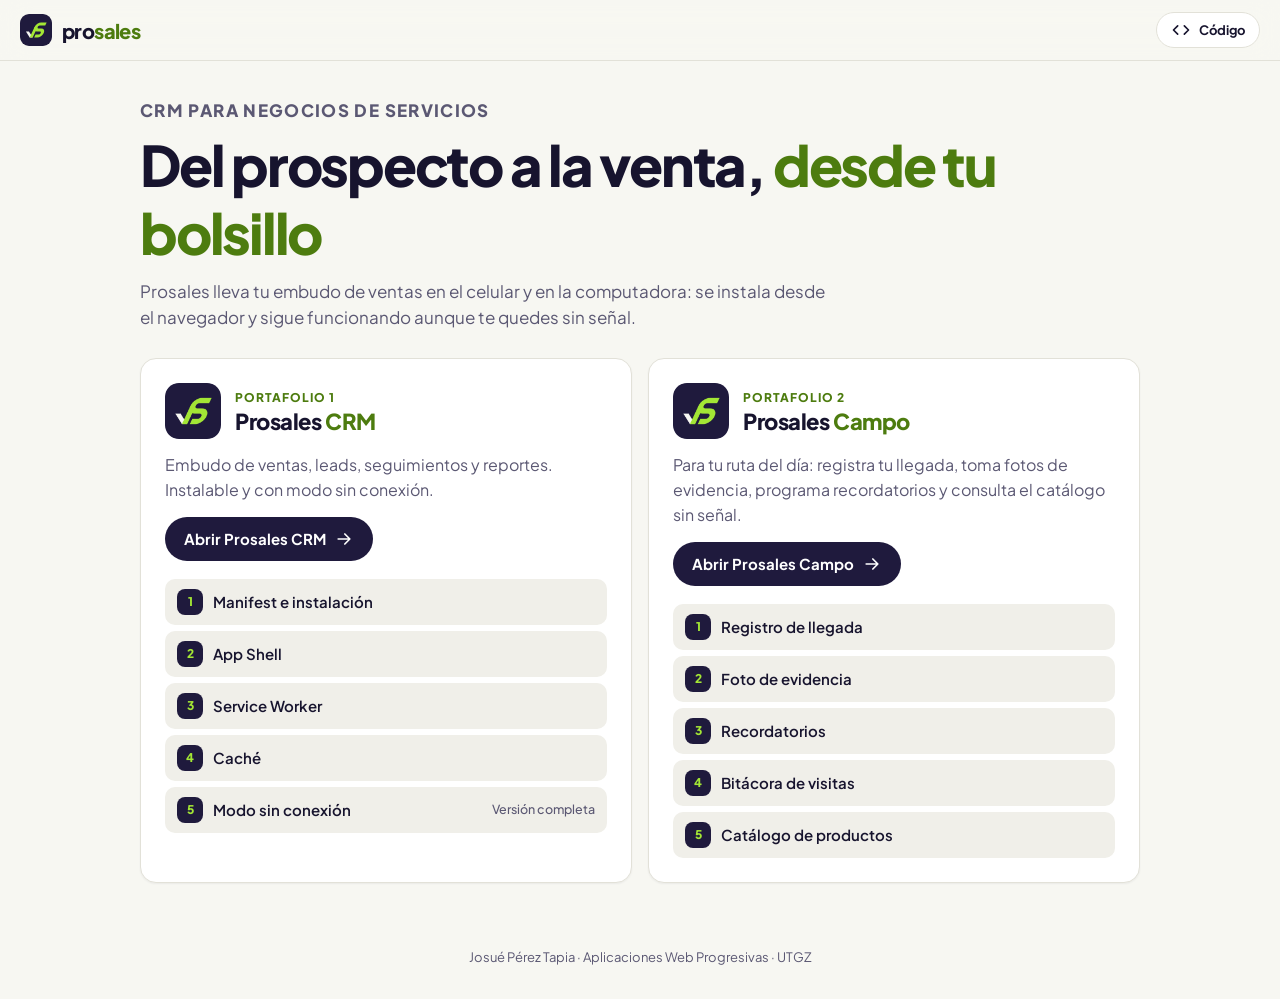
<file: index.html>
<!DOCTYPE html>
<html lang="es-MX">
<head>
  <meta charset="UTF-8">
  <meta name="viewport" content="width=device-width, initial-scale=1.0, viewport-fit=cover">
  <title>Prosales</title>
  <meta name="description" content="Prosales: CRM de ventas instalable que funciona sin conexión, y Prosales Campo para visitas a clientes.">
  <meta name="theme-color" content="#1F1A3D">
  <link rel="icon" href="Portafolio_2/comun/icons/favicon.svg" type="image/svg+xml">
  <link rel="apple-touch-icon" href="Portafolio_2/comun/icons/apple-touch-icon.png">
  <link rel="preconnect" href="https://fonts.googleapis.com">
  <link rel="preconnect" href="https://fonts.gstatic.com" crossorigin>
  <link rel="stylesheet" href="https://fonts.googleapis.com/css2?family=Plus+Jakarta+Sans:wght@400;500;600;700;800&display=swap">
  <link rel="stylesheet" href="Portafolio_2/comun/styles.css">
  <style>
    .hero { padding: 8px 0 28px; }
    .hero h1 { font-size: clamp(2.25rem, 7vw, 3.5rem); font-weight: 800; letter-spacing: -.04em; margin: 8px 0 12px; }
    .hero h1 span { color: var(--accent-text); }
    .hero p { color: var(--muted); font-size: 1.0625rem; max-width: 58ch; }

    .apps { display: grid; gap: 16px; grid-template-columns: repeat(auto-fit, minmax(min(100%, 380px), 1fr)); }
    .app-card {
      display: flex; flex-direction: column; gap: 14px;
      padding: 24px; border-radius: var(--radius);
      background: var(--surface); border: 1px solid var(--border); box-shadow: var(--shadow-sm);
    }
    .app-card header { display: flex; align-items: center; gap: 14px; }
    .app-card header img { border-radius: 14px; }
    .app-card h2 { font-size: 1.375rem; font-weight: 800; }
    .app-card h2 span { color: var(--accent-text); }
    .app-card > p { color: var(--muted); }
    .app-card .btn { align-self: flex-start; }

    .partes { list-style: none; display: grid; gap: 6px; margin-top: 4px; }
    .partes a {
      display: flex; align-items: center; gap: 10px;
      padding: 10px 12px; border-radius: var(--radius-sm);
      color: var(--text); text-decoration: none; font-weight: 600; font-size: .9375rem;
      background: var(--surface-2);
    }
    .partes a:hover { background: var(--surface-3); }
    .partes .n {
      width: 26px; height: 26px; border-radius: 8px; flex-shrink: 0;
      display: grid; place-items: center; font-size: .75rem; font-weight: 800;
      background: var(--tinta); color: var(--lima);
    }
    .partes small { margin-left: auto; color: var(--muted); font-weight: 500; }
    @media (max-width: 520px) { .partes small { display: none; } .app-card .btn { align-self: stretch; } }
  </style>
</head>
<body>
  <svg class="sprite" aria-hidden="true">
    <symbol id="i-arrow" viewBox="0 0 24 24"><path d="M5 12h14M13 6l6 6-6 6"/></symbol>
    <symbol id="i-code" viewBox="0 0 24 24"><path d="m8 7-5 5 5 5M16 7l5 5-5 5"/></symbol>
  </svg>

  <header class="topbar">
    <a class="brand" href="./" aria-label="Prosales, inicio">
      <img src="Portafolio_2/comun/icons/favicon.svg" alt="" width="32" height="32">
      <span class="brand-name">pro<span>sales</span></span>
    </a>
    <a class="btn btn-ghost btn-sm" href="https://github.com/josuetapia-dev/PROSALES" target="_blank" rel="noopener">
      <svg class="ico" aria-hidden="true"><use href="#i-code"/></svg>Código
    </a>
  </header>

  <main class="page">
    <section class="hero">
      <p class="eyebrow">CRM para negocios de servicios</p>
      <h1>Del prospecto a la venta, <span>desde tu bolsillo</span></h1>
      <p>Prosales lleva tu embudo de ventas en el celular y en la computadora: se instala desde el navegador
        y sigue funcionando aunque te quedes sin señal.</p>
    </section>

    <div class="apps">
      <!-- Portafolio 1 -->
      <section class="app-card" aria-labelledby="t-crm">
        <header>
          <img src="Portafolio_2/comun/icons/icon-192.png" alt="" width="56" height="56">
          <div>
            <p class="eyebrow">Portafolio 1</p>
            <h2 id="t-crm">Prosales <span>CRM</span></h2>
          </div>
        </header>
        <p>Embudo de ventas, leads, seguimientos y reportes. Instalable y con modo sin conexión.</p>
        <a class="btn btn-primary" href="ejercicio-5-offline/">
          Abrir Prosales CRM<svg class="ico" aria-hidden="true"><use href="#i-arrow"/></svg>
        </a>
        <ul class="partes">
          <li><a href="ejercicio-1-manifest/"><span class="n">1</span>Manifest e instalación</a></li>
          <li><a href="ejercicio-2-app-shell/"><span class="n">2</span>App Shell</a></li>
          <li><a href="ejercicio-3-service-worker/"><span class="n">3</span>Service Worker</a></li>
          <li><a href="ejercicio-4-cache-first/"><span class="n">4</span>Caché</a></li>
          <li><a href="ejercicio-5-offline/"><span class="n">5</span>Modo sin conexión<small>Versión completa</small></a></li>
        </ul>
      </section>

      <!-- Portafolio 2 -->
      <section class="app-card" aria-labelledby="t-campo">
        <header>
          <img src="Portafolio_2/comun/icons/icon-192.png" alt="" width="56" height="56">
          <div>
            <p class="eyebrow">Portafolio 2</p>
            <h2 id="t-campo">Prosales <span>Campo</span></h2>
          </div>
        </header>
        <p>Para tu ruta del día: registra tu llegada, toma fotos de evidencia, programa recordatorios y consulta el catálogo sin señal.</p>
        <a class="btn btn-primary" href="Portafolio_2/">
          Abrir Prosales Campo<svg class="ico" aria-hidden="true"><use href="#i-arrow"/></svg>
        </a>
        <ul class="partes">
          <li><a href="Portafolio_2/ejercicio-1-geolocalizacion/"><span class="n">1</span>Registro de llegada</a></li>
          <li><a href="Portafolio_2/ejercicio-2-camara/"><span class="n">2</span>Foto de evidencia</a></li>
          <li><a href="Portafolio_2/ejercicio-3-notificaciones/"><span class="n">3</span>Recordatorios</a></li>
          <li><a href="Portafolio_2/ejercicio-4-indexeddb/"><span class="n">4</span>Bitácora de visitas</a></li>
          <li><a href="Portafolio_2/ejercicio-5-network-first/"><span class="n">5</span>Catálogo de productos</a></li>
        </ul>
      </section>
    </div>
  </main>

  <footer class="footer">Josué Pérez Tapia · Aplicaciones Web Progresivas · UTGZ</footer>
</body>
</html>
</file>
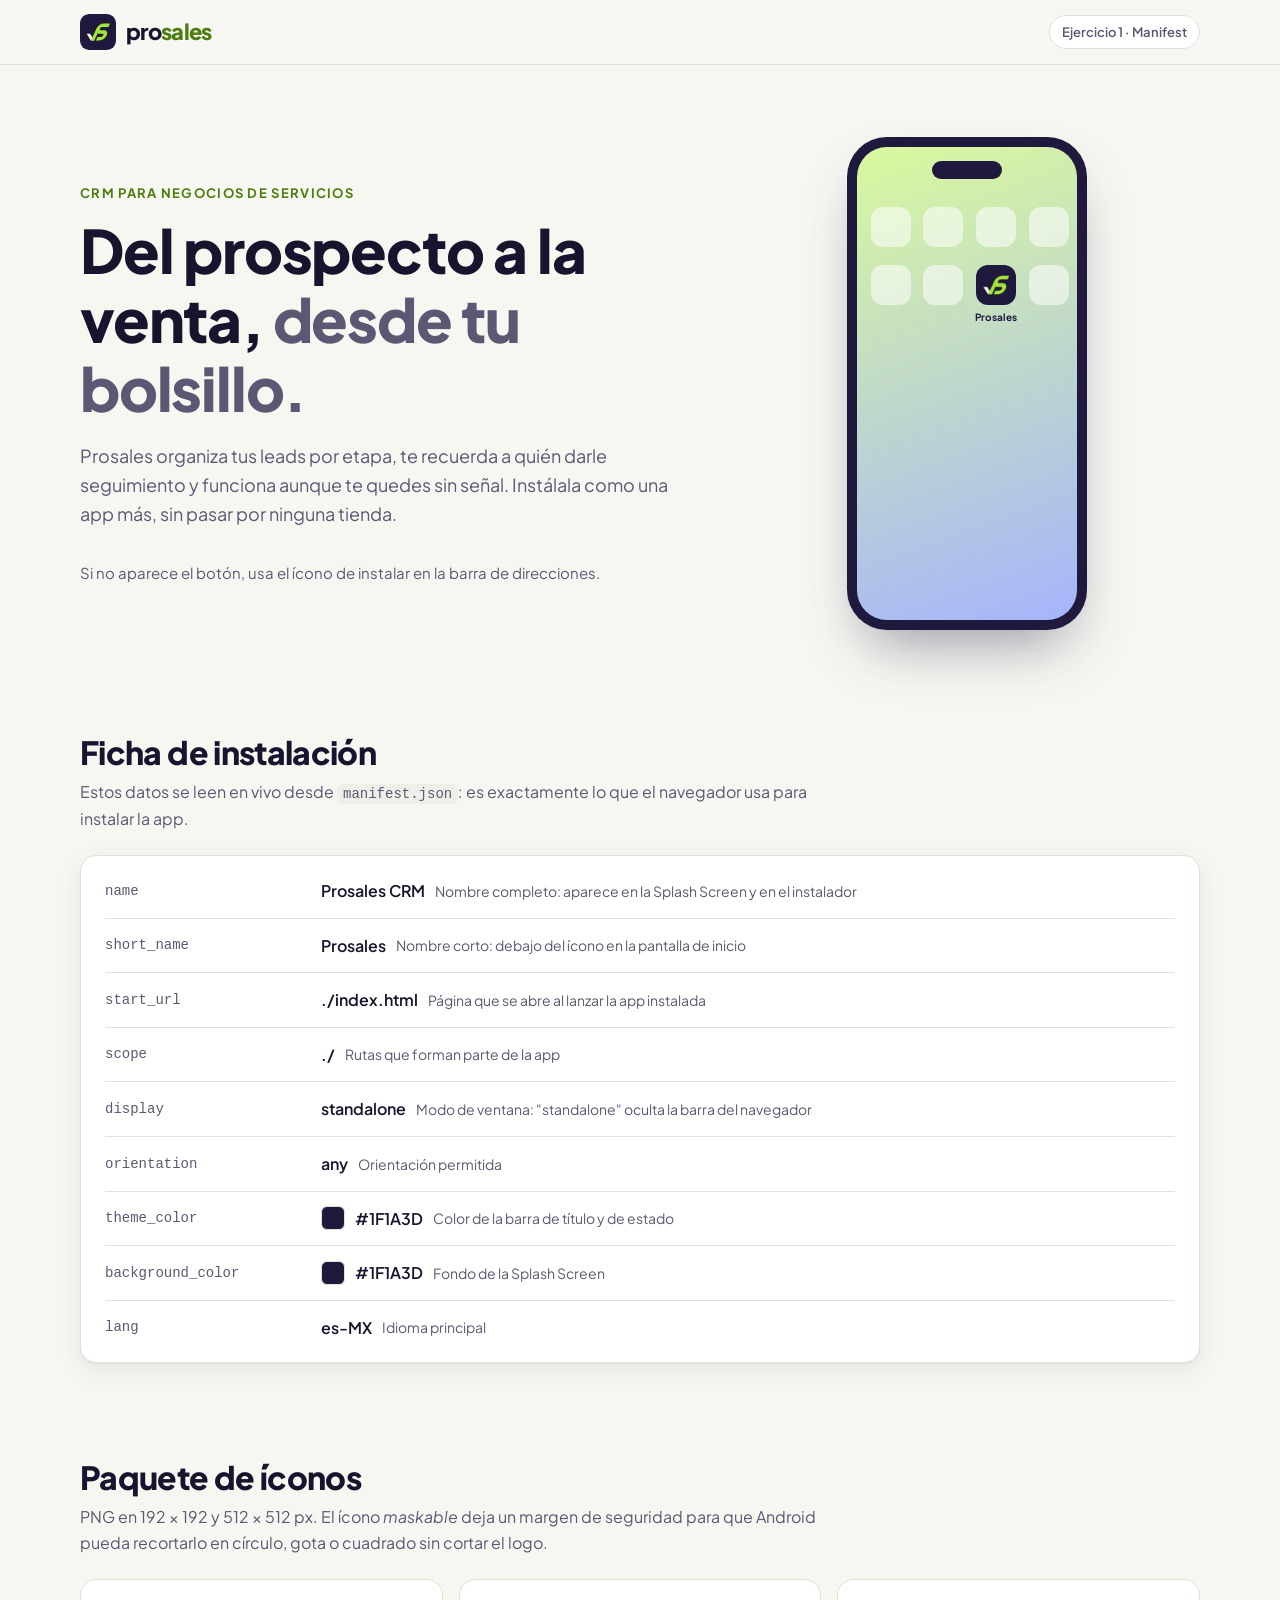
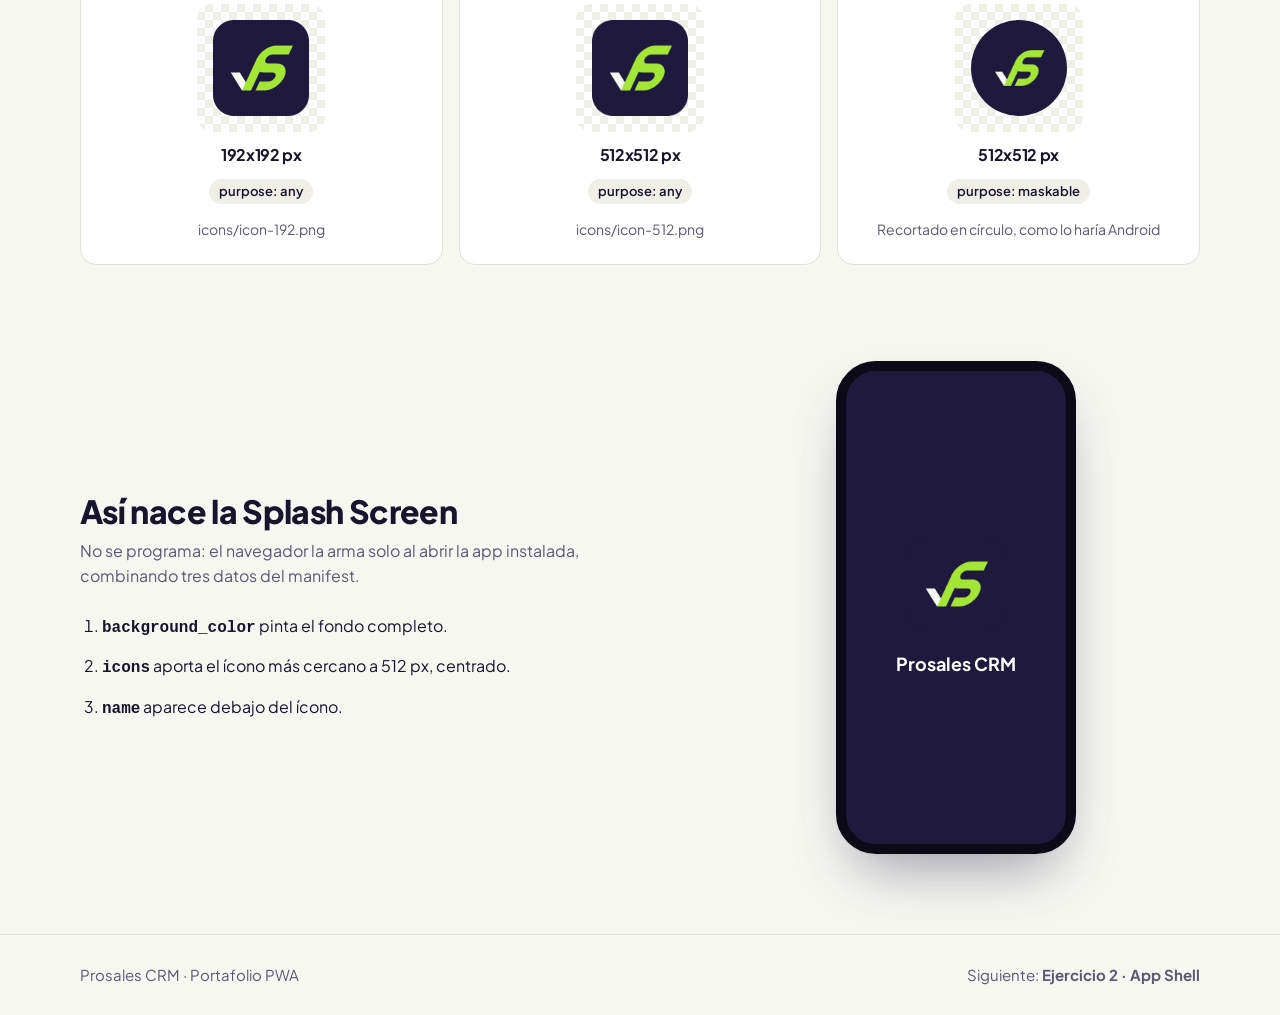
<file: ejercicio-1-manifest/index.html>
<!DOCTYPE html>
<html lang="es-MX">
<head>
  <meta charset="UTF-8">
  <meta name="viewport" content="width=device-width, initial-scale=1.0, viewport-fit=cover">
  <title>Prosales CRM · Ejercicio 1: Web App Manifest</title>
  <meta name="description" content="Gestiona tu embudo de ventas: leads, etapas y seguimientos, incluso sin conexión.">

  <!-- ==================================================================
       EJERCICIO 1 · WEB APP MANIFEST Y METADATOS DE INSTALACIÓN
       ================================================================== -->

  <!-- Enlace al manifiesto: le dice al navegador que este sitio es una
       aplicación instalable y dónde leer su configuración. -->
  <link rel="manifest" href="manifest.json">

  <!-- Color de la barra del navegador / barra de estado en móviles.
       Debe coincidir con "theme_color" del manifest. -->
  <meta name="theme-color" content="#1F1A3D">

  <!-- Favicon vectorial (pestaña del navegador) con respaldo PNG -->
  <link rel="icon" href="icons/favicon.svg" type="image/svg+xml">
  <link rel="icon" href="icons/icon-192.png" type="image/png" sizes="192x192">

  <!-- iOS/Safari no lee los íconos del manifest: se declaran aparte -->
  <link rel="apple-touch-icon" href="icons/apple-touch-icon.png">
  <meta name="apple-mobile-web-app-capable" content="yes">
  <meta name="apple-mobile-web-app-status-bar-style" content="black-translucent">
  <meta name="apple-mobile-web-app-title" content="Prosales">

  <!-- Tipografía de la marca -->
  <link rel="preconnect" href="https://fonts.googleapis.com">
  <link rel="preconnect" href="https://fonts.gstatic.com" crossorigin>
  <link rel="stylesheet" href="https://fonts.googleapis.com/css2?family=Plus+Jakarta+Sans:wght@400;500;600;700;800&display=swap">

  <link rel="stylesheet" href="css/styles.css">
</head>
<body>
  <a class="skip-link" href="#contenido">Saltar al contenido</a>

  <header class="topbar">
    <div class="container topbar-inner">
      <a class="brand" href="./" aria-label="Prosales, inicio">
        <img src="icons/favicon.svg" alt="" width="36" height="36">
        <span class="brand-name">pro<span>sales</span></span>
      </a>
      <span class="pill">Ejercicio 1 · Manifest</span>
    </div>
  </header>

  <main id="contenido">
    <!-- ===== Hero ===== -->
    <section class="hero">
      <div class="container hero-grid">
        <div>
          <p class="eyebrow">CRM para negocios de servicios</p>
          <h1>Del prospecto a la venta, <em>desde tu bolsillo.</em></h1>
          <p class="lead">Prosales organiza tus leads por etapa, te recuerda a quién darle seguimiento y funciona aunque te quedes sin señal. Instálala como una app más, sin pasar por ninguna tienda.</p>

          <div class="install">
            <button class="btn btn-primary" id="installBtn" type="button" hidden>
              <svg class="ico" aria-hidden="true" viewBox="0 0 24 24"><path d="M12 4v11m0 0-4-4m4 4 4-4M5 20h14"/></svg>
              Instalar Prosales
            </button>
            <p class="install-msg" id="installMsg" role="status">Comprobando si se puede instalar…</p>
          </div>
        </div>

        <!-- Vista previa de cómo se ve la app en el celular -->
        <div class="phone" aria-hidden="true">
          <div class="phone-screen">
            <div class="phone-status"></div>
            <div class="home-grid">
              <span class="app-dot"></span><span class="app-dot"></span><span class="app-dot"></span><span class="app-dot"></span>
              <span class="app-dot"></span><span class="app-dot"></span>
              <span class="app-icon"><img src="icons/icon-192.png" alt=""><small>Prosales</small></span>
              <span class="app-dot"></span>
            </div>
          </div>
        </div>
      </div>
    </section>

    <!-- ===== Ficha de instalación (se llena leyendo manifest.json) ===== -->
    <section class="section" aria-labelledby="h-ficha">
      <div class="container">
        <header class="section-head">
          <h2 id="h-ficha">Ficha de instalación</h2>
          <p>Estos datos se leen en vivo desde <code>manifest.json</code>: es exactamente lo que el navegador usa para instalar la app.</p>
        </header>

        <div class="card">
          <dl class="props" id="props">
            <div class="skeleton"></div><div class="skeleton"></div><div class="skeleton"></div>
          </dl>
        </div>
      </div>
    </section>

    <!-- ===== Íconos ===== -->
    <section class="section" aria-labelledby="h-iconos">
      <div class="container">
        <header class="section-head">
          <h2 id="h-iconos">Paquete de íconos</h2>
          <p>PNG en 192 × 192 y 512 × 512 px. El ícono <em>maskable</em> deja un margen de seguridad para que Android pueda recortarlo en círculo, gota o cuadrado sin cortar el logo.</p>
        </header>
        <div class="icons" id="icons"></div>
      </div>
    </section>

    <!-- ===== Splash Screen ===== -->
    <section class="section" aria-labelledby="h-splash">
      <div class="container splash-grid">
        <div>
          <header class="section-head">
            <h2 id="h-splash">Así nace la Splash Screen</h2>
            <p>No se programa: el navegador la arma solo al abrir la app instalada, combinando tres datos del manifest.</p>
          </header>
          <ol class="steps">
            <li><strong>background_color</strong> pinta el fondo completo.</li>
            <li><strong>icons</strong> aporta el ícono más cercano a 512 px, centrado.</li>
            <li><strong>name</strong> aparece debajo del ícono.</li>
          </ol>
        </div>
        <div class="splash-preview" id="splashPreview" aria-label="Vista previa de la Splash Screen">
          <img id="splashIcon" src="icons/icon-512.png" alt="" width="96" height="96">
          <span id="splashName">Prosales CRM</span>
        </div>
      </div>
    </section>
  </main>

  <footer class="footer">
    <div class="container">
      <span>Prosales CRM · Portafolio PWA</span>
      <span>Siguiente: <strong>Ejercicio 2 · App Shell</strong></span>
    </div>
  </footer>

  <script src="js/app.js"></script>
</body>
</html>
</file>
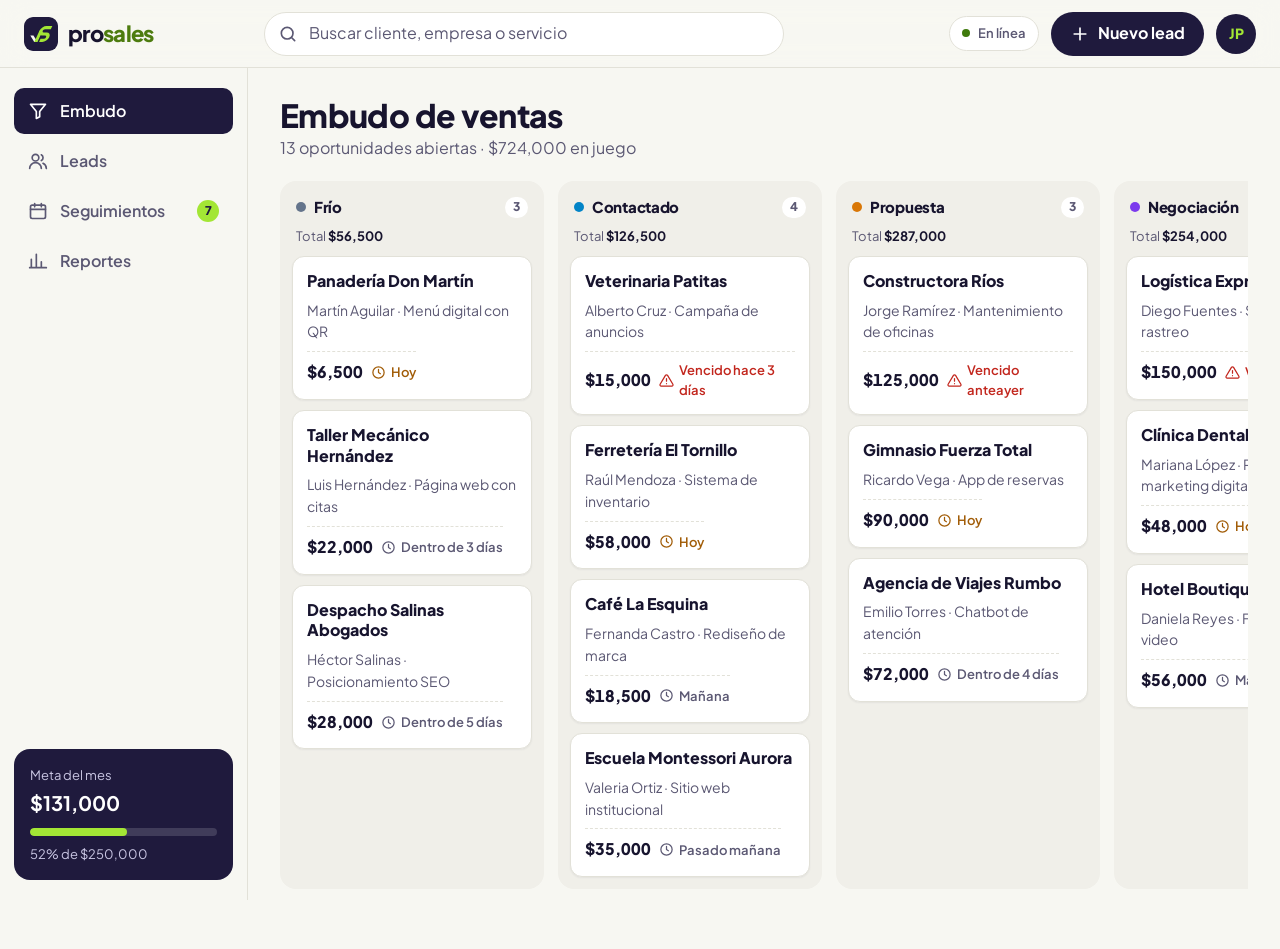
<file: ejercicio-2-app-shell/index.html>
<!DOCTYPE html>
<html lang="es-MX">
<head>
  <meta charset="UTF-8">
  <meta name="viewport" content="width=device-width, initial-scale=1.0, viewport-fit=cover">
  <title>Prosales CRM</title>
  <meta name="description" content="Gestiona tu embudo de ventas: leads, etapas y seguimientos, incluso sin conexión.">

  <!-- Ejercicio 1 · Manifest y metadatos de instalación -->
  <link rel="manifest" href="manifest.json">
  <meta name="theme-color" content="#1F1A3D">
  <link rel="icon" href="icons/favicon.svg" type="image/svg+xml">
  <link rel="icon" href="icons/icon-192.png" type="image/png" sizes="192x192">
  <link rel="apple-touch-icon" href="icons/apple-touch-icon.png">
  <meta name="apple-mobile-web-app-capable" content="yes">
  <meta name="apple-mobile-web-app-status-bar-style" content="black-translucent">
  <meta name="apple-mobile-web-app-title" content="Prosales">

  <link rel="preconnect" href="https://fonts.googleapis.com">
  <link rel="preconnect" href="https://fonts.gstatic.com" crossorigin>
  <link rel="stylesheet" href="https://fonts.googleapis.com/css2?family=Plus+Jakarta+Sans:wght@400;500;600;700;800&display=swap">
  <link rel="stylesheet" href="css/styles.css">
</head>
<body>
  <!-- Sprite de íconos SVG: se definen una vez y se reutilizan con <use href="#i-..."> -->
  <svg class="sprite" aria-hidden="true">
    <symbol id="i-funnel" viewBox="0 0 24 24"><path d="M3 4h18l-7 8.5V19l-4 2v-8.5z"/></symbol>
    <symbol id="i-users" viewBox="0 0 24 24"><circle cx="9" cy="8" r="4"/><path d="M2 21a7 7 0 0 1 14 0M16 4.5a4 4 0 0 1 0 7M22 21a7 7 0 0 0-4-6.3"/></symbol>
    <symbol id="i-calendar" viewBox="0 0 24 24"><rect x="3" y="5" width="18" height="16" rx="2"/><path d="M16 3v4M8 3v4M3 10h18"/></symbol>
    <symbol id="i-chart" viewBox="0 0 24 24"><path d="M4 20V10M10 20V4M16 20v-7M22 20H2"/></symbol>
    <symbol id="i-search" viewBox="0 0 24 24"><circle cx="11" cy="11" r="7"/><path d="m20 20-3.5-3.5"/></symbol>
    <symbol id="i-plus" viewBox="0 0 24 24"><path d="M12 5v14M5 12h14"/></symbol>
    <symbol id="i-phone" viewBox="0 0 24 24"><path d="M22 16.9v3a2 2 0 0 1-2.2 2 19.8 19.8 0 0 1-8.6-3.1 19.5 19.5 0 0 1-6-6A19.8 19.8 0 0 1 2.1 4.2 2 2 0 0 1 4.1 2h3a2 2 0 0 1 2 1.7c.1.9.4 1.8.7 2.7a2 2 0 0 1-.5 2.1L8 9.8a16 16 0 0 0 6 6l1.3-1.3a2 2 0 0 1 2.1-.4c.9.3 1.8.6 2.7.7a2 2 0 0 1 1.7 2z"/></symbol>
    <symbol id="i-chat" viewBox="0 0 24 24"><path d="M21 11.5a8.4 8.4 0 0 1-12.4 7.4L3 21l2.1-5.5A8.4 8.4 0 1 1 21 11.5z"/></symbol>
    <symbol id="i-mail" viewBox="0 0 24 24"><rect x="3" y="5" width="18" height="14" rx="2"/><path d="m3 7 9 6 9-6"/></symbol>
    <symbol id="i-x" viewBox="0 0 24 24"><path d="M18 6 6 18M6 6l12 12"/></symbol>
    <symbol id="i-check" viewBox="0 0 24 24"><path d="M20 6 9 17l-5-5"/></symbol>
    <symbol id="i-clock" viewBox="0 0 24 24"><circle cx="12" cy="12" r="9"/><path d="M12 7v5l3 2"/></symbol>
    <symbol id="i-alert" viewBox="0 0 24 24"><path d="M10.3 3.9 1.8 18a2 2 0 0 0 1.7 3h17a2 2 0 0 0 1.7-3L13.7 3.9a2 2 0 0 0-3.4 0zM12 9v4M12 17h.01"/></symbol>
    <symbol id="i-trend" viewBox="0 0 24 24"><path d="m22 7-8.5 8.5-5-5L2 17M16 7h6v6"/></symbol>
    <symbol id="i-money" viewBox="0 0 24 24"><path d="M12 2v20M17 5H9.5a3.5 3.5 0 0 0 0 7h5a3.5 3.5 0 0 1 0 7H6"/></symbol>
    <symbol id="i-target" viewBox="0 0 24 24"><circle cx="12" cy="12" r="9"/><circle cx="12" cy="12" r="5"/><circle cx="12" cy="12" r="1"/></symbol>
    <symbol id="i-building" viewBox="0 0 24 24"><rect x="4" y="2" width="16" height="20" rx="2"/><path d="M9 22v-4h6v4M8 6h.01M12 6h.01M16 6h.01M8 10h.01M12 10h.01M16 10h.01M8 14h.01M12 14h.01M16 14h.01"/></symbol>
    <symbol id="i-wifi" viewBox="0 0 24 24"><path d="M5 12.5a10 10 0 0 1 14 0M8.5 16a5 5 0 0 1 7 0M2 9a15 15 0 0 1 20 0M12 20h.01"/></symbol>
  </svg>

  <a class="skip-link" href="#main">Saltar al contenido</a>

  <!-- ======================================================================
       EJERCICIO 2 · APP SHELL
       Todo lo que está dentro de .app es el "cascarón": la estructura fija
       que se pinta al instante (header, menú y contenedor). El CONTENIDO
       dinámico (los leads) llega después desde data/leads.json y app.js lo
       inyecta dentro de <main>. Así el shell se puede guardar en caché
       (Ejercicio 4) y mostrarse aunque no haya red.
       ====================================================================== -->
  <div class="app">

    <!-- ===== SHELL · 1) HEADER ===== -->
    <header class="app-header">
      <a class="brand" href="#embudo" aria-label="Prosales, ir al embudo">
        <img src="icons/favicon.svg" alt="" width="34" height="34">
        <span class="brand-name">pro<span>sales</span></span>
      </a>

      <form class="search" id="searchForm" role="search">
        <label for="searchInput" class="sr-only">Buscar leads</label>
        <svg class="ico" aria-hidden="true"><use href="#i-search"/></svg>
        <input id="searchInput" type="search" placeholder="Buscar cliente, empresa o servicio" autocomplete="off">
      </form>

      <div class="header-actions">
        <span class="net" id="netStatus" role="status">
          <span class="net-dot" aria-hidden="true"></span><span class="net-text">En línea</span>
        </span>
        <button class="btn btn-primary btn-new" type="button" data-action="nuevo">
          <svg class="ico" aria-hidden="true"><use href="#i-plus"/></svg><span>Nuevo lead</span>
        </button>
        <span class="avatar" id="avatar" title="Tu perfil" aria-label="Tu perfil">JP</span>
      </div>
    </header>

    <!-- ===== SHELL · 2) MENÚ DE NAVEGACIÓN =====
         Escritorio: barra lateral. Móvil: barra inferior al alcance del pulgar. -->
    <nav class="app-nav" aria-label="Navegación principal">
      <a class="nav-link" href="#embudo" data-view="embudo">
        <svg class="ico" aria-hidden="true"><use href="#i-funnel"/></svg><span>Embudo</span>
      </a>
      <a class="nav-link" href="#leads" data-view="leads">
        <svg class="ico" aria-hidden="true"><use href="#i-users"/></svg><span>Leads</span>
      </a>
      <a class="nav-link" href="#seguimientos" data-view="seguimientos">
        <svg class="ico" aria-hidden="true"><use href="#i-calendar"/></svg><span>Seguimientos</span>
        <span class="nav-badge" id="badgeHoy" hidden></span>
      </a>
      <a class="nav-link" href="#reportes" data-view="reportes">
        <svg class="ico" aria-hidden="true"><use href="#i-chart"/></svg><span>Reportes</span>
      </a>

      <div class="nav-goal" id="navGoal" aria-live="polite"></div>
    </nav>

    <!-- ===== SHELL · 3) CONTENEDOR PRINCIPAL =====
         Las <section> son marcos vacíos: su contenido lo genera app.js. -->
    <main class="app-main" id="main" tabindex="-1">

      <section class="view" id="view-embudo" aria-labelledby="t-embudo">
        <header class="view-head">
          <div>
            <h1 id="t-embudo">Embudo de ventas</h1>
            <p class="view-sub" id="sub-embudo">Cargando…</p>
          </div>
        </header>
        <div class="board" id="board" aria-busy="true"></div>
      </section>

      <section class="view" id="view-leads" aria-labelledby="t-leads">
        <header class="view-head">
          <div>
            <h1 id="t-leads">Leads</h1>
            <p class="view-sub" id="sub-leads"></p>
          </div>
        </header>
        <div class="filters" id="stageFilters" role="group" aria-label="Filtrar por etapa"></div>
        <ul class="lead-list" id="leadList"></ul>
      </section>

      <section class="view" id="view-seguimientos" aria-labelledby="t-seg">
        <header class="view-head">
          <div>
            <h1 id="t-seg">Seguimientos</h1>
            <p class="view-sub" id="sub-seg"></p>
          </div>
        </header>
        <div class="followups" id="followups"></div>
      </section>

      <section class="view" id="view-reportes" aria-labelledby="t-rep">
        <header class="view-head">
          <div>
            <h1 id="t-rep">Reportes</h1>
            <p class="view-sub">Resumen de tu desempeño comercial</p>
          </div>
        </header>
        <div id="reports"></div>
      </section>
    </main>
  </div>

  <!-- Botón flotante (solo móvil) -->
  <button class="fab" type="button" data-action="nuevo" aria-label="Nuevo lead">
    <svg class="ico" aria-hidden="true"><use href="#i-plus"/></svg>
  </button>

  <!-- ===== Diálogo: detalle del lead ===== -->
  <dialog class="sheet" id="leadDialog" aria-labelledby="ld-title">
    <div class="sheet-inner" id="leadDetail"></div>
  </dialog>

  <!-- ===== Diálogo: nuevo lead ===== -->
  <dialog class="sheet" id="newDialog" aria-labelledby="nd-title">
    <form class="sheet-inner form" id="newForm" method="dialog" novalidate>
      <header class="sheet-head">
        <h2 id="nd-title">Nuevo lead</h2>
        <button class="icon-btn" type="button" data-close aria-label="Cerrar"><svg class="ico" aria-hidden="true"><use href="#i-x"/></svg></button>
      </header>
      <div class="field">
        <label for="f-contacto">Nombre del contacto</label>
        <input id="f-contacto" name="contacto" required autocomplete="name" placeholder="Ana Martínez">
        <p class="field-error" hidden>Escribe el nombre del contacto.</p>
      </div>
      <div class="field">
        <label for="f-empresa">Empresa</label>
        <input id="f-empresa" name="empresa" required autocomplete="organization" placeholder="Consultorio Martínez">
        <p class="field-error" hidden>Escribe la empresa o negocio.</p>
      </div>
      <div class="field-row">
        <div class="field">
          <label for="f-telefono">Teléfono</label>
          <input id="f-telefono" name="telefono" type="tel" inputmode="tel" required pattern="[0-9 ]{10,14}" autocomplete="tel" placeholder="55 1234 5678">
          <p class="field-error" hidden>Usa 10 dígitos.</p>
        </div>
        <div class="field">
          <label for="f-valor">Valor estimado (MXN)</label>
          <input id="f-valor" name="valor" type="number" inputmode="numeric" min="0" step="500" required placeholder="25000">
          <p class="field-error" hidden>Escribe un monto.</p>
        </div>
      </div>
      <div class="field">
        <label for="f-servicio">Servicio de interés</label>
        <input id="f-servicio" name="servicio" required placeholder="Página web con citas">
        <p class="field-error" hidden>¿Qué servicio le interesa?</p>
      </div>
      <div class="field-row">
        <div class="field">
          <label for="f-origen">Origen</label>
          <select id="f-origen" name="origen">
            <option>WhatsApp</option><option>Facebook</option><option>Instagram</option>
            <option>Web</option><option>Referido</option><option>Llamada</option>
          </select>
        </div>
        <div class="field">
          <label for="f-seguimiento">Primer seguimiento</label>
          <select id="f-seguimiento" name="seguimiento">
            <option value="0">Hoy</option><option value="1" selected>Mañana</option>
            <option value="3">En 3 días</option><option value="7">En una semana</option>
          </select>
        </div>
      </div>
      <button class="btn btn-primary btn-block" type="submit">Guardar lead</button>
    </form>
  </dialog>

  <div class="toast" id="toast" role="status" aria-live="polite"></div>

  <script src="js/app.js"></script>
</body>
</html>
</file>
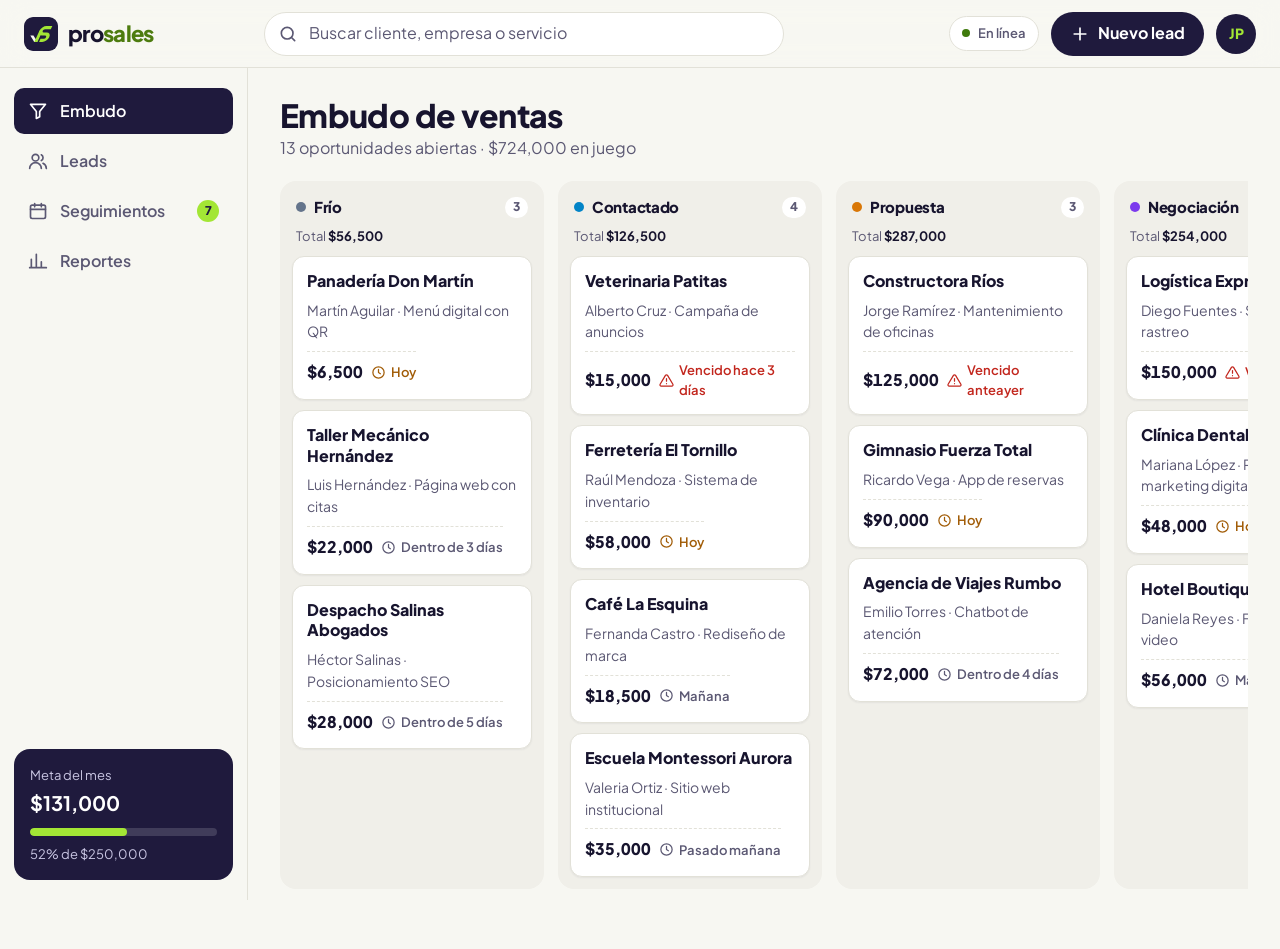
<file: ejercicio-3-service-worker/index.html>
<!DOCTYPE html>
<html lang="es-MX">
<head>
  <meta charset="UTF-8">
  <meta name="viewport" content="width=device-width, initial-scale=1.0, viewport-fit=cover">
  <title>Prosales CRM</title>
  <meta name="description" content="Gestiona tu embudo de ventas: leads, etapas y seguimientos, incluso sin conexión.">

  <!-- Ejercicio 1 · Manifest y metadatos de instalación -->
  <link rel="manifest" href="manifest.json">
  <meta name="theme-color" content="#1F1A3D">
  <link rel="icon" href="icons/favicon.svg" type="image/svg+xml">
  <link rel="icon" href="icons/icon-192.png" type="image/png" sizes="192x192">
  <link rel="apple-touch-icon" href="icons/apple-touch-icon.png">
  <meta name="apple-mobile-web-app-capable" content="yes">
  <meta name="apple-mobile-web-app-status-bar-style" content="black-translucent">
  <meta name="apple-mobile-web-app-title" content="Prosales">

  <link rel="preconnect" href="https://fonts.googleapis.com">
  <link rel="preconnect" href="https://fonts.gstatic.com" crossorigin>
  <link rel="stylesheet" href="https://fonts.googleapis.com/css2?family=Plus+Jakarta+Sans:wght@400;500;600;700;800&display=swap">
  <link rel="stylesheet" href="css/styles.css">
</head>
<body>
  <!-- Sprite de íconos SVG: se definen una vez y se reutilizan con <use href="#i-..."> -->
  <svg class="sprite" aria-hidden="true">
    <symbol id="i-funnel" viewBox="0 0 24 24"><path d="M3 4h18l-7 8.5V19l-4 2v-8.5z"/></symbol>
    <symbol id="i-users" viewBox="0 0 24 24"><circle cx="9" cy="8" r="4"/><path d="M2 21a7 7 0 0 1 14 0M16 4.5a4 4 0 0 1 0 7M22 21a7 7 0 0 0-4-6.3"/></symbol>
    <symbol id="i-calendar" viewBox="0 0 24 24"><rect x="3" y="5" width="18" height="16" rx="2"/><path d="M16 3v4M8 3v4M3 10h18"/></symbol>
    <symbol id="i-chart" viewBox="0 0 24 24"><path d="M4 20V10M10 20V4M16 20v-7M22 20H2"/></symbol>
    <symbol id="i-search" viewBox="0 0 24 24"><circle cx="11" cy="11" r="7"/><path d="m20 20-3.5-3.5"/></symbol>
    <symbol id="i-plus" viewBox="0 0 24 24"><path d="M12 5v14M5 12h14"/></symbol>
    <symbol id="i-phone" viewBox="0 0 24 24"><path d="M22 16.9v3a2 2 0 0 1-2.2 2 19.8 19.8 0 0 1-8.6-3.1 19.5 19.5 0 0 1-6-6A19.8 19.8 0 0 1 2.1 4.2 2 2 0 0 1 4.1 2h3a2 2 0 0 1 2 1.7c.1.9.4 1.8.7 2.7a2 2 0 0 1-.5 2.1L8 9.8a16 16 0 0 0 6 6l1.3-1.3a2 2 0 0 1 2.1-.4c.9.3 1.8.6 2.7.7a2 2 0 0 1 1.7 2z"/></symbol>
    <symbol id="i-chat" viewBox="0 0 24 24"><path d="M21 11.5a8.4 8.4 0 0 1-12.4 7.4L3 21l2.1-5.5A8.4 8.4 0 1 1 21 11.5z"/></symbol>
    <symbol id="i-mail" viewBox="0 0 24 24"><rect x="3" y="5" width="18" height="14" rx="2"/><path d="m3 7 9 6 9-6"/></symbol>
    <symbol id="i-x" viewBox="0 0 24 24"><path d="M18 6 6 18M6 6l12 12"/></symbol>
    <symbol id="i-check" viewBox="0 0 24 24"><path d="M20 6 9 17l-5-5"/></symbol>
    <symbol id="i-clock" viewBox="0 0 24 24"><circle cx="12" cy="12" r="9"/><path d="M12 7v5l3 2"/></symbol>
    <symbol id="i-alert" viewBox="0 0 24 24"><path d="M10.3 3.9 1.8 18a2 2 0 0 0 1.7 3h17a2 2 0 0 0 1.7-3L13.7 3.9a2 2 0 0 0-3.4 0zM12 9v4M12 17h.01"/></symbol>
    <symbol id="i-trend" viewBox="0 0 24 24"><path d="m22 7-8.5 8.5-5-5L2 17M16 7h6v6"/></symbol>
    <symbol id="i-money" viewBox="0 0 24 24"><path d="M12 2v20M17 5H9.5a3.5 3.5 0 0 0 0 7h5a3.5 3.5 0 0 1 0 7H6"/></symbol>
    <symbol id="i-target" viewBox="0 0 24 24"><circle cx="12" cy="12" r="9"/><circle cx="12" cy="12" r="5"/><circle cx="12" cy="12" r="1"/></symbol>
    <symbol id="i-building" viewBox="0 0 24 24"><rect x="4" y="2" width="16" height="20" rx="2"/><path d="M9 22v-4h6v4M8 6h.01M12 6h.01M16 6h.01M8 10h.01M12 10h.01M16 10h.01M8 14h.01M12 14h.01M16 14h.01"/></symbol>
    <symbol id="i-wifi" viewBox="0 0 24 24"><path d="M5 12.5a10 10 0 0 1 14 0M8.5 16a5 5 0 0 1 7 0M2 9a15 15 0 0 1 20 0M12 20h.01"/></symbol>
  </svg>

  <a class="skip-link" href="#main">Saltar al contenido</a>

  <!-- ======================================================================
       EJERCICIO 2 · APP SHELL
       Todo lo que está dentro de .app es el "cascarón": la estructura fija
       que se pinta al instante (header, menú y contenedor). El CONTENIDO
       dinámico (los leads) llega después desde data/leads.json y app.js lo
       inyecta dentro de <main>. Así el shell se puede guardar en caché
       (Ejercicio 4) y mostrarse aunque no haya red.
       ====================================================================== -->
  <div class="app">

    <!-- ===== SHELL · 1) HEADER ===== -->
    <header class="app-header">
      <a class="brand" href="#embudo" aria-label="Prosales, ir al embudo">
        <img src="icons/favicon.svg" alt="" width="34" height="34">
        <span class="brand-name">pro<span>sales</span></span>
      </a>

      <form class="search" id="searchForm" role="search">
        <label for="searchInput" class="sr-only">Buscar leads</label>
        <svg class="ico" aria-hidden="true"><use href="#i-search"/></svg>
        <input id="searchInput" type="search" placeholder="Buscar cliente, empresa o servicio" autocomplete="off">
      </form>

      <div class="header-actions">
        <!-- Ejercicio 3: el indicador abre el panel del ciclo de vida del Service Worker -->
        <button class="net" id="netStatus" type="button" aria-haspopup="dialog" aria-controls="swDialog" title="Estado de la app">
          <span class="net-dot" aria-hidden="true"></span><span class="net-text">En línea</span>
          <span class="sw-chip" id="swChip" hidden>SW</span>
        </button>
        <button class="btn btn-primary btn-new" type="button" data-action="nuevo">
          <svg class="ico" aria-hidden="true"><use href="#i-plus"/></svg><span>Nuevo lead</span>
        </button>
        <span class="avatar" id="avatar" title="Tu perfil" aria-label="Tu perfil">JP</span>
      </div>
    </header>

    <!-- ===== SHELL · 2) MENÚ DE NAVEGACIÓN =====
         Escritorio: barra lateral. Móvil: barra inferior al alcance del pulgar. -->
    <nav class="app-nav" aria-label="Navegación principal">
      <a class="nav-link" href="#embudo" data-view="embudo">
        <svg class="ico" aria-hidden="true"><use href="#i-funnel"/></svg><span>Embudo</span>
      </a>
      <a class="nav-link" href="#leads" data-view="leads">
        <svg class="ico" aria-hidden="true"><use href="#i-users"/></svg><span>Leads</span>
      </a>
      <a class="nav-link" href="#seguimientos" data-view="seguimientos">
        <svg class="ico" aria-hidden="true"><use href="#i-calendar"/></svg><span>Seguimientos</span>
        <span class="nav-badge" id="badgeHoy" hidden></span>
      </a>
      <a class="nav-link" href="#reportes" data-view="reportes">
        <svg class="ico" aria-hidden="true"><use href="#i-chart"/></svg><span>Reportes</span>
      </a>

      <div class="nav-goal" id="navGoal" aria-live="polite"></div>
    </nav>

    <!-- ===== SHELL · 3) CONTENEDOR PRINCIPAL =====
         Las <section> son marcos vacíos: su contenido lo genera app.js. -->
    <main class="app-main" id="main" tabindex="-1">

      <section class="view" id="view-embudo" aria-labelledby="t-embudo">
        <header class="view-head">
          <div>
            <h1 id="t-embudo">Embudo de ventas</h1>
            <p class="view-sub" id="sub-embudo">Cargando…</p>
          </div>
        </header>
        <div class="board" id="board" aria-busy="true"></div>
      </section>

      <section class="view" id="view-leads" aria-labelledby="t-leads">
        <header class="view-head">
          <div>
            <h1 id="t-leads">Leads</h1>
            <p class="view-sub" id="sub-leads"></p>
          </div>
        </header>
        <div class="filters" id="stageFilters" role="group" aria-label="Filtrar por etapa"></div>
        <ul class="lead-list" id="leadList"></ul>
      </section>

      <section class="view" id="view-seguimientos" aria-labelledby="t-seg">
        <header class="view-head">
          <div>
            <h1 id="t-seg">Seguimientos</h1>
            <p class="view-sub" id="sub-seg"></p>
          </div>
        </header>
        <div class="followups" id="followups"></div>
      </section>

      <section class="view" id="view-reportes" aria-labelledby="t-rep">
        <header class="view-head">
          <div>
            <h1 id="t-rep">Reportes</h1>
            <p class="view-sub">Resumen de tu desempeño comercial</p>
          </div>
        </header>
        <div id="reports"></div>
      </section>
    </main>
  </div>

  <!-- Botón flotante (solo móvil) -->
  <button class="fab" type="button" data-action="nuevo" aria-label="Nuevo lead">
    <svg class="ico" aria-hidden="true"><use href="#i-plus"/></svg>
  </button>

  <!-- ===== Diálogo: detalle del lead ===== -->
  <dialog class="sheet" id="leadDialog" aria-labelledby="ld-title">
    <div class="sheet-inner" id="leadDetail"></div>
  </dialog>

  <!-- ===== Diálogo: nuevo lead ===== -->
  <dialog class="sheet" id="newDialog" aria-labelledby="nd-title">
    <form class="sheet-inner form" id="newForm" method="dialog" novalidate>
      <header class="sheet-head">
        <h2 id="nd-title">Nuevo lead</h2>
        <button class="icon-btn" type="button" data-close aria-label="Cerrar"><svg class="ico" aria-hidden="true"><use href="#i-x"/></svg></button>
      </header>
      <div class="field">
        <label for="f-contacto">Nombre del contacto</label>
        <input id="f-contacto" name="contacto" required autocomplete="name" placeholder="Ana Martínez">
        <p class="field-error" hidden>Escribe el nombre del contacto.</p>
      </div>
      <div class="field">
        <label for="f-empresa">Empresa</label>
        <input id="f-empresa" name="empresa" required autocomplete="organization" placeholder="Consultorio Martínez">
        <p class="field-error" hidden>Escribe la empresa o negocio.</p>
      </div>
      <div class="field-row">
        <div class="field">
          <label for="f-telefono">Teléfono</label>
          <input id="f-telefono" name="telefono" type="tel" inputmode="tel" required pattern="[0-9 ]{10,14}" autocomplete="tel" placeholder="55 1234 5678">
          <p class="field-error" hidden>Usa 10 dígitos.</p>
        </div>
        <div class="field">
          <label for="f-valor">Valor estimado (MXN)</label>
          <input id="f-valor" name="valor" type="number" inputmode="numeric" min="0" step="500" required placeholder="25000">
          <p class="field-error" hidden>Escribe un monto.</p>
        </div>
      </div>
      <div class="field">
        <label for="f-servicio">Servicio de interés</label>
        <input id="f-servicio" name="servicio" required placeholder="Página web con citas">
        <p class="field-error" hidden>¿Qué servicio le interesa?</p>
      </div>
      <div class="field-row">
        <div class="field">
          <label for="f-origen">Origen</label>
          <select id="f-origen" name="origen">
            <option>WhatsApp</option><option>Facebook</option><option>Instagram</option>
            <option>Web</option><option>Referido</option><option>Llamada</option>
          </select>
        </div>
        <div class="field">
          <label for="f-seguimiento">Primer seguimiento</label>
          <select id="f-seguimiento" name="seguimiento">
            <option value="0">Hoy</option><option value="1" selected>Mañana</option>
            <option value="3">En 3 días</option><option value="7">En una semana</option>
          </select>
        </div>
      </div>
      <button class="btn btn-primary btn-block" type="submit">Guardar lead</button>
    </form>
  </dialog>

  <!-- ===== Ejercicio 3 · Panel del ciclo de vida del Service Worker ===== -->
  <dialog class="sheet" id="swDialog" aria-labelledby="sw-title">
    <div class="sheet-inner">
      <header class="sheet-head">
        <div>
          <h2 id="sw-title">Estado de la app</h2>
          <p>Ciclo de vida del Service Worker</p>
        </div>
        <button class="icon-btn" type="button" data-close aria-label="Cerrar"><svg class="ico" aria-hidden="true"><use href="#i-x"/></svg></button>
      </header>

      <ol class="lifecycle" id="swSteps">
        <li data-step="registrado"><span class="step-dot"></span><strong>Registrado</strong><small>app.js llamó a register()</small></li>
        <li data-step="instalado"><span class="step-dot"></span><strong>Instalado</strong><small>evento install</small></li>
        <li data-step="activado"><span class="step-dot"></span><strong>Activado</strong><small>evento activate</small></li>
        <li data-step="controlando"><span class="step-dot"></span><strong>Controlando</strong><small>intercepta peticiones (fetch)</small></li>
      </ol>

      <dl class="detail-grid">
        <div><dt>Versión</dt><dd id="swVersion">–</dd></div>
        <div><dt>Peticiones interceptadas</dt><dd id="swCount">0</dd></div>
        <div class="span-2"><dt>Alcance (scope)</dt><dd id="swScope" class="mono">–</dd></div>
      </dl>

      <div class="log-head">
        <h3>Registro de eventos</h3>
        <button class="btn btn-ghost btn-sm" type="button" id="swUpdateBtn">Buscar actualización</button>
      </div>
      <ol class="sw-log" id="swLog" aria-live="polite"></ol>
    </div>
  </dialog>

  <!-- Aviso de nueva versión (Service Worker en espera) -->
  <div class="update-bar" id="updateBar" role="alert" hidden>
    <span>Hay una nueva versión de Prosales.</span>
    <button class="btn btn-sm btn-lima" type="button" id="updateBtn">Actualizar</button>
  </div>

  <div class="toast" id="toast" role="status" aria-live="polite"></div>

  <script src="js/app.js"></script>
</body>
</html>
</file>
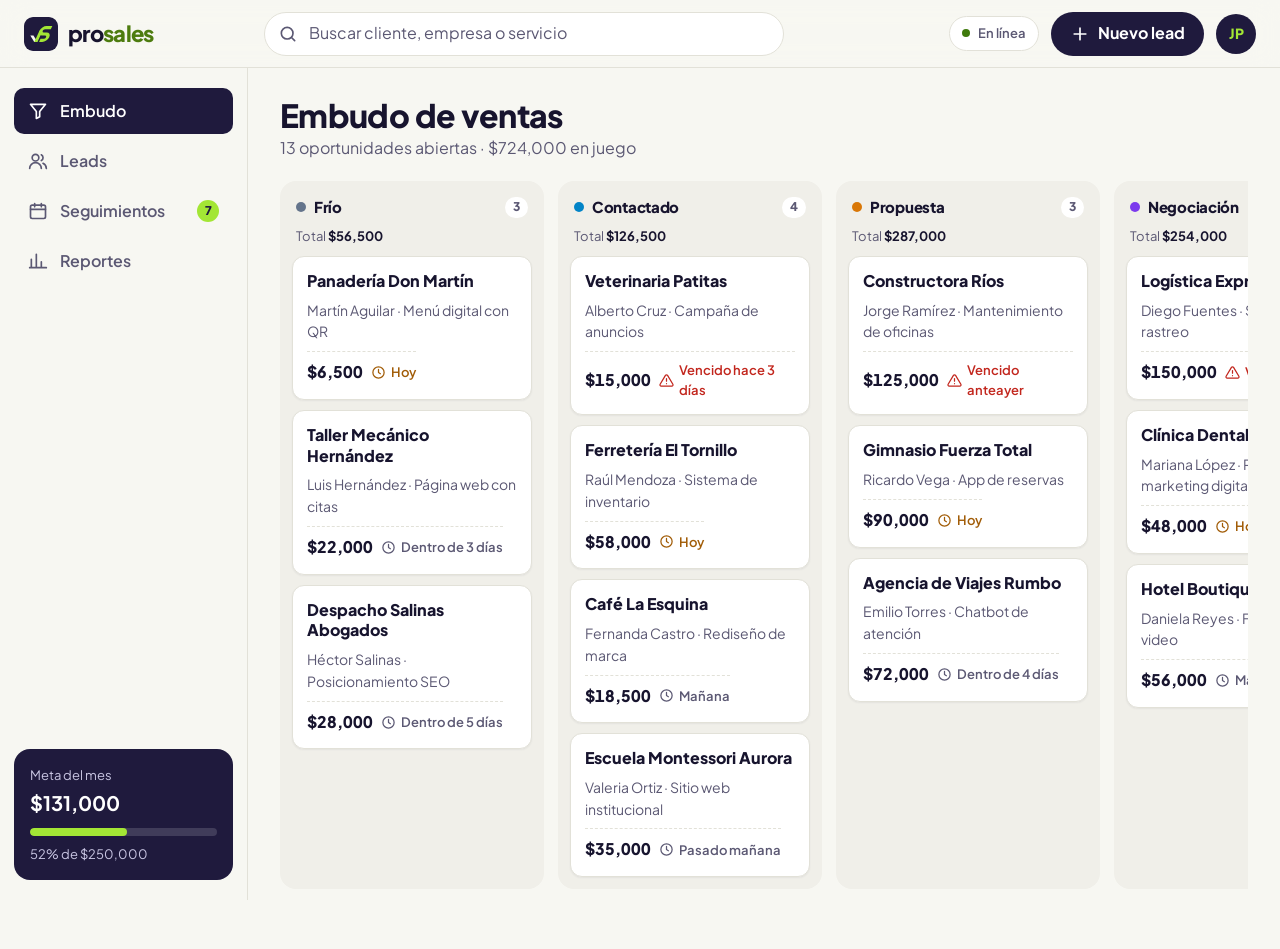
<file: ejercicio-4-cache-first/index.html>
<!DOCTYPE html>
<html lang="es-MX">
<head>
  <meta charset="UTF-8">
  <meta name="viewport" content="width=device-width, initial-scale=1.0, viewport-fit=cover">
  <title>Prosales CRM</title>
  <meta name="description" content="Gestiona tu embudo de ventas: leads, etapas y seguimientos, incluso sin conexión.">

  <!-- Ejercicio 1 · Manifest y metadatos de instalación -->
  <link rel="manifest" href="manifest.json">
  <meta name="theme-color" content="#1F1A3D">
  <link rel="icon" href="icons/favicon.svg" type="image/svg+xml">
  <link rel="icon" href="icons/icon-192.png" type="image/png" sizes="192x192">
  <link rel="apple-touch-icon" href="icons/apple-touch-icon.png">
  <meta name="apple-mobile-web-app-capable" content="yes">
  <meta name="apple-mobile-web-app-status-bar-style" content="black-translucent">
  <meta name="apple-mobile-web-app-title" content="Prosales">

  <link rel="preconnect" href="https://fonts.googleapis.com">
  <link rel="preconnect" href="https://fonts.gstatic.com" crossorigin>
  <link rel="stylesheet" href="https://fonts.googleapis.com/css2?family=Plus+Jakarta+Sans:wght@400;500;600;700;800&display=swap">
  <link rel="stylesheet" href="css/styles.css">
</head>
<body>
  <!-- Sprite de íconos SVG: se definen una vez y se reutilizan con <use href="#i-..."> -->
  <svg class="sprite" aria-hidden="true">
    <symbol id="i-funnel" viewBox="0 0 24 24"><path d="M3 4h18l-7 8.5V19l-4 2v-8.5z"/></symbol>
    <symbol id="i-users" viewBox="0 0 24 24"><circle cx="9" cy="8" r="4"/><path d="M2 21a7 7 0 0 1 14 0M16 4.5a4 4 0 0 1 0 7M22 21a7 7 0 0 0-4-6.3"/></symbol>
    <symbol id="i-calendar" viewBox="0 0 24 24"><rect x="3" y="5" width="18" height="16" rx="2"/><path d="M16 3v4M8 3v4M3 10h18"/></symbol>
    <symbol id="i-chart" viewBox="0 0 24 24"><path d="M4 20V10M10 20V4M16 20v-7M22 20H2"/></symbol>
    <symbol id="i-search" viewBox="0 0 24 24"><circle cx="11" cy="11" r="7"/><path d="m20 20-3.5-3.5"/></symbol>
    <symbol id="i-plus" viewBox="0 0 24 24"><path d="M12 5v14M5 12h14"/></symbol>
    <symbol id="i-phone" viewBox="0 0 24 24"><path d="M22 16.9v3a2 2 0 0 1-2.2 2 19.8 19.8 0 0 1-8.6-3.1 19.5 19.5 0 0 1-6-6A19.8 19.8 0 0 1 2.1 4.2 2 2 0 0 1 4.1 2h3a2 2 0 0 1 2 1.7c.1.9.4 1.8.7 2.7a2 2 0 0 1-.5 2.1L8 9.8a16 16 0 0 0 6 6l1.3-1.3a2 2 0 0 1 2.1-.4c.9.3 1.8.6 2.7.7a2 2 0 0 1 1.7 2z"/></symbol>
    <symbol id="i-chat" viewBox="0 0 24 24"><path d="M21 11.5a8.4 8.4 0 0 1-12.4 7.4L3 21l2.1-5.5A8.4 8.4 0 1 1 21 11.5z"/></symbol>
    <symbol id="i-mail" viewBox="0 0 24 24"><rect x="3" y="5" width="18" height="14" rx="2"/><path d="m3 7 9 6 9-6"/></symbol>
    <symbol id="i-x" viewBox="0 0 24 24"><path d="M18 6 6 18M6 6l12 12"/></symbol>
    <symbol id="i-check" viewBox="0 0 24 24"><path d="M20 6 9 17l-5-5"/></symbol>
    <symbol id="i-clock" viewBox="0 0 24 24"><circle cx="12" cy="12" r="9"/><path d="M12 7v5l3 2"/></symbol>
    <symbol id="i-alert" viewBox="0 0 24 24"><path d="M10.3 3.9 1.8 18a2 2 0 0 0 1.7 3h17a2 2 0 0 0 1.7-3L13.7 3.9a2 2 0 0 0-3.4 0zM12 9v4M12 17h.01"/></symbol>
    <symbol id="i-trend" viewBox="0 0 24 24"><path d="m22 7-8.5 8.5-5-5L2 17M16 7h6v6"/></symbol>
    <symbol id="i-money" viewBox="0 0 24 24"><path d="M12 2v20M17 5H9.5a3.5 3.5 0 0 0 0 7h5a3.5 3.5 0 0 1 0 7H6"/></symbol>
    <symbol id="i-target" viewBox="0 0 24 24"><circle cx="12" cy="12" r="9"/><circle cx="12" cy="12" r="5"/><circle cx="12" cy="12" r="1"/></symbol>
    <symbol id="i-building" viewBox="0 0 24 24"><rect x="4" y="2" width="16" height="20" rx="2"/><path d="M9 22v-4h6v4M8 6h.01M12 6h.01M16 6h.01M8 10h.01M12 10h.01M16 10h.01M8 14h.01M12 14h.01M16 14h.01"/></symbol>
    <symbol id="i-wifi" viewBox="0 0 24 24"><path d="M5 12.5a10 10 0 0 1 14 0M8.5 16a5 5 0 0 1 7 0M2 9a15 15 0 0 1 20 0M12 20h.01"/></symbol>
  </svg>

  <a class="skip-link" href="#main">Saltar al contenido</a>

  <!-- ======================================================================
       EJERCICIO 2 · APP SHELL
       Todo lo que está dentro de .app es el "cascarón": la estructura fija
       que se pinta al instante (header, menú y contenedor). El CONTENIDO
       dinámico (los leads) llega después desde data/leads.json y app.js lo
       inyecta dentro de <main>. Así el shell se puede guardar en caché
       (Ejercicio 4) y mostrarse aunque no haya red.
       ====================================================================== -->
  <div class="app">

    <!-- ===== SHELL · 1) HEADER ===== -->
    <header class="app-header">
      <a class="brand" href="#embudo" aria-label="Prosales, ir al embudo">
        <img src="icons/favicon.svg" alt="" width="34" height="34">
        <span class="brand-name">pro<span>sales</span></span>
      </a>

      <form class="search" id="searchForm" role="search">
        <label for="searchInput" class="sr-only">Buscar leads</label>
        <svg class="ico" aria-hidden="true"><use href="#i-search"/></svg>
        <input id="searchInput" type="search" placeholder="Buscar cliente, empresa o servicio" autocomplete="off">
      </form>

      <div class="header-actions">
        <!-- Ejercicio 3: el indicador abre el panel del ciclo de vida del Service Worker -->
        <button class="net" id="netStatus" type="button" aria-haspopup="dialog" aria-controls="swDialog" title="Estado de la app">
          <span class="net-dot" aria-hidden="true"></span><span class="net-text">En línea</span>
          <span class="sw-chip" id="swChip" hidden>SW</span>
        </button>
        <button class="btn btn-primary btn-new" type="button" data-action="nuevo">
          <svg class="ico" aria-hidden="true"><use href="#i-plus"/></svg><span>Nuevo lead</span>
        </button>
        <span class="avatar" id="avatar" title="Tu perfil" aria-label="Tu perfil">JP</span>
      </div>
    </header>

    <!-- ===== SHELL · 2) MENÚ DE NAVEGACIÓN =====
         Escritorio: barra lateral. Móvil: barra inferior al alcance del pulgar. -->
    <nav class="app-nav" aria-label="Navegación principal">
      <a class="nav-link" href="#embudo" data-view="embudo">
        <svg class="ico" aria-hidden="true"><use href="#i-funnel"/></svg><span>Embudo</span>
      </a>
      <a class="nav-link" href="#leads" data-view="leads">
        <svg class="ico" aria-hidden="true"><use href="#i-users"/></svg><span>Leads</span>
      </a>
      <a class="nav-link" href="#seguimientos" data-view="seguimientos">
        <svg class="ico" aria-hidden="true"><use href="#i-calendar"/></svg><span>Seguimientos</span>
        <span class="nav-badge" id="badgeHoy" hidden></span>
      </a>
      <a class="nav-link" href="#reportes" data-view="reportes">
        <svg class="ico" aria-hidden="true"><use href="#i-chart"/></svg><span>Reportes</span>
      </a>

      <div class="nav-goal" id="navGoal" aria-live="polite"></div>
    </nav>

    <!-- ===== SHELL · 3) CONTENEDOR PRINCIPAL =====
         Las <section> son marcos vacíos: su contenido lo genera app.js. -->
    <main class="app-main" id="main" tabindex="-1">

      <section class="view" id="view-embudo" aria-labelledby="t-embudo">
        <header class="view-head">
          <div>
            <h1 id="t-embudo">Embudo de ventas</h1>
            <p class="view-sub" id="sub-embudo">Cargando…</p>
          </div>
        </header>
        <div class="board" id="board" aria-busy="true"></div>
      </section>

      <section class="view" id="view-leads" aria-labelledby="t-leads">
        <header class="view-head">
          <div>
            <h1 id="t-leads">Leads</h1>
            <p class="view-sub" id="sub-leads"></p>
          </div>
        </header>
        <div class="filters" id="stageFilters" role="group" aria-label="Filtrar por etapa"></div>
        <ul class="lead-list" id="leadList"></ul>
      </section>

      <section class="view" id="view-seguimientos" aria-labelledby="t-seg">
        <header class="view-head">
          <div>
            <h1 id="t-seg">Seguimientos</h1>
            <p class="view-sub" id="sub-seg"></p>
          </div>
        </header>
        <div class="followups" id="followups"></div>
      </section>

      <section class="view" id="view-reportes" aria-labelledby="t-rep">
        <header class="view-head">
          <div>
            <h1 id="t-rep">Reportes</h1>
            <p class="view-sub">Resumen de tu desempeño comercial</p>
          </div>
        </header>
        <div id="reports"></div>
      </section>
    </main>
  </div>

  <!-- Botón flotante (solo móvil) -->
  <button class="fab" type="button" data-action="nuevo" aria-label="Nuevo lead">
    <svg class="ico" aria-hidden="true"><use href="#i-plus"/></svg>
  </button>

  <!-- ===== Diálogo: detalle del lead ===== -->
  <dialog class="sheet" id="leadDialog" aria-labelledby="ld-title">
    <div class="sheet-inner" id="leadDetail"></div>
  </dialog>

  <!-- ===== Diálogo: nuevo lead ===== -->
  <dialog class="sheet" id="newDialog" aria-labelledby="nd-title">
    <form class="sheet-inner form" id="newForm" method="dialog" novalidate>
      <header class="sheet-head">
        <h2 id="nd-title">Nuevo lead</h2>
        <button class="icon-btn" type="button" data-close aria-label="Cerrar"><svg class="ico" aria-hidden="true"><use href="#i-x"/></svg></button>
      </header>
      <div class="field">
        <label for="f-contacto">Nombre del contacto</label>
        <input id="f-contacto" name="contacto" required autocomplete="name" placeholder="Ana Martínez">
        <p class="field-error" hidden>Escribe el nombre del contacto.</p>
      </div>
      <div class="field">
        <label for="f-empresa">Empresa</label>
        <input id="f-empresa" name="empresa" required autocomplete="organization" placeholder="Consultorio Martínez">
        <p class="field-error" hidden>Escribe la empresa o negocio.</p>
      </div>
      <div class="field-row">
        <div class="field">
          <label for="f-telefono">Teléfono</label>
          <input id="f-telefono" name="telefono" type="tel" inputmode="tel" required pattern="[0-9 ]{10,14}" autocomplete="tel" placeholder="55 1234 5678">
          <p class="field-error" hidden>Usa 10 dígitos.</p>
        </div>
        <div class="field">
          <label for="f-valor">Valor estimado (MXN)</label>
          <input id="f-valor" name="valor" type="number" inputmode="numeric" min="0" step="500" required placeholder="25000">
          <p class="field-error" hidden>Escribe un monto.</p>
        </div>
      </div>
      <div class="field">
        <label for="f-servicio">Servicio de interés</label>
        <input id="f-servicio" name="servicio" required placeholder="Página web con citas">
        <p class="field-error" hidden>¿Qué servicio le interesa?</p>
      </div>
      <div class="field-row">
        <div class="field">
          <label for="f-origen">Origen</label>
          <select id="f-origen" name="origen">
            <option>WhatsApp</option><option>Facebook</option><option>Instagram</option>
            <option>Web</option><option>Referido</option><option>Llamada</option>
          </select>
        </div>
        <div class="field">
          <label for="f-seguimiento">Primer seguimiento</label>
          <select id="f-seguimiento" name="seguimiento">
            <option value="0">Hoy</option><option value="1" selected>Mañana</option>
            <option value="3">En 3 días</option><option value="7">En una semana</option>
          </select>
        </div>
      </div>
      <button class="btn btn-primary btn-block" type="submit">Guardar lead</button>
    </form>
  </dialog>

  <!-- ===== Ejercicio 3 · Panel del ciclo de vida del Service Worker ===== -->
  <dialog class="sheet" id="swDialog" aria-labelledby="sw-title">
    <div class="sheet-inner">
      <header class="sheet-head">
        <div>
          <h2 id="sw-title">Estado de la app</h2>
          <p>Ciclo de vida del Service Worker</p>
        </div>
        <button class="icon-btn" type="button" data-close aria-label="Cerrar"><svg class="ico" aria-hidden="true"><use href="#i-x"/></svg></button>
      </header>

      <ol class="lifecycle" id="swSteps">
        <li data-step="registrado"><span class="step-dot"></span><strong>Registrado</strong><small>app.js llamó a register()</small></li>
        <li data-step="instalado"><span class="step-dot"></span><strong>Instalado</strong><small>evento install</small></li>
        <li data-step="activado"><span class="step-dot"></span><strong>Activado</strong><small>evento activate</small></li>
        <li data-step="controlando"><span class="step-dot"></span><strong>Controlando</strong><small>intercepta peticiones (fetch)</small></li>
      </ol>

      <dl class="detail-grid">
        <div><dt>Versión</dt><dd id="swVersion">–</dd></div>
        <div><dt>Peticiones interceptadas</dt><dd id="swCount">0</dd></div>
        <div class="span-2"><dt>Alcance (scope)</dt><dd id="swScope" class="mono">–</dd></div>
      </dl>

      <!-- Ejercicio 4: lo que hay guardado con la Cache API -->
      <section class="cache-box" aria-labelledby="cache-title">
        <div class="log-head">
          <h3 id="cache-title">Cache API</h3>
          <span class="hit-rate" id="hitRate">0% desde caché</span>
        </div>
        <div class="hit-meter" aria-hidden="true"><span id="hitBar"></span></div>
        <ul class="cache-list" id="cacheList"><li class="muted">Sin cachés todavía</li></ul>
        <p class="cache-usage" id="cacheUsage"></p>
      </section>

      <div class="log-head">
        <h3>Registro de eventos</h3>
        <button class="btn btn-ghost btn-sm" type="button" id="swUpdateBtn">Buscar actualización</button>
      </div>
      <ol class="sw-log" id="swLog" aria-live="polite"></ol>
    </div>
  </dialog>

  <!-- Aviso de nueva versión (Service Worker en espera) -->
  <div class="update-bar" id="updateBar" role="alert" hidden>
    <span>Hay una nueva versión de Prosales.</span>
    <button class="btn btn-sm btn-lima" type="button" id="updateBtn">Actualizar</button>
  </div>

  <div class="toast" id="toast" role="status" aria-live="polite"></div>

  <script src="js/app.js"></script>
</body>
</html>
</file>
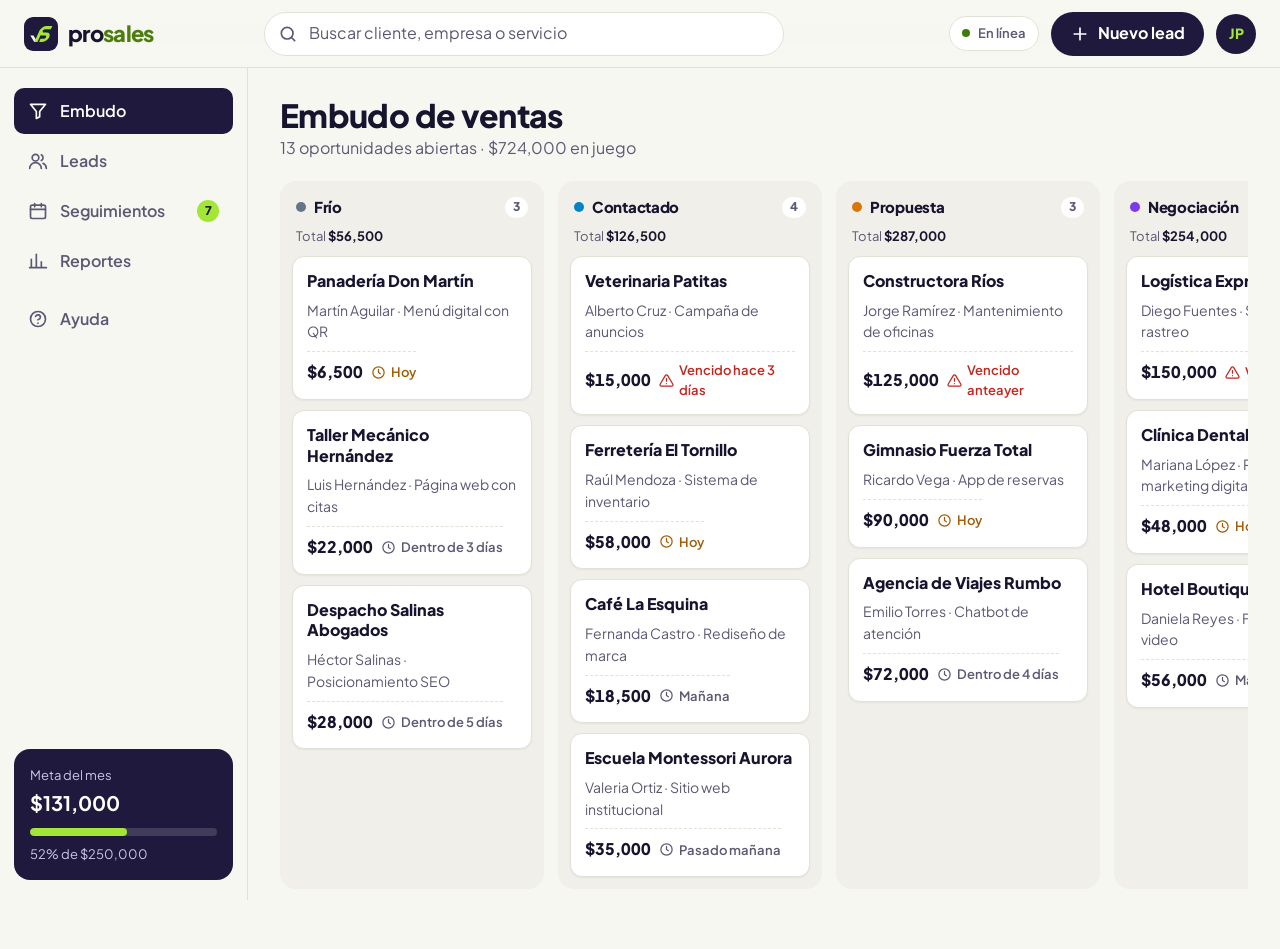
<file: ejercicio-5-offline/index.html>
<!DOCTYPE html>
<html lang="es-MX">
<head>
  <meta charset="UTF-8">
  <meta name="viewport" content="width=device-width, initial-scale=1.0, viewport-fit=cover">
  <title>Prosales CRM</title>
  <meta name="description" content="Gestiona tu embudo de ventas: leads, etapas y seguimientos, incluso sin conexión.">

  <!-- Ejercicio 1 · Manifest y metadatos de instalación -->
  <link rel="manifest" href="manifest.json">
  <meta name="theme-color" content="#1F1A3D">
  <link rel="icon" href="icons/favicon.svg" type="image/svg+xml">
  <link rel="icon" href="icons/icon-192.png" type="image/png" sizes="192x192">
  <link rel="apple-touch-icon" href="icons/apple-touch-icon.png">
  <meta name="apple-mobile-web-app-capable" content="yes">
  <meta name="apple-mobile-web-app-status-bar-style" content="black-translucent">
  <meta name="apple-mobile-web-app-title" content="Prosales">

  <link rel="preconnect" href="https://fonts.googleapis.com">
  <link rel="preconnect" href="https://fonts.gstatic.com" crossorigin>
  <link rel="stylesheet" href="https://fonts.googleapis.com/css2?family=Plus+Jakarta+Sans:wght@400;500;600;700;800&display=swap">
  <link rel="stylesheet" href="css/styles.css">
</head>
<body>
  <!-- Sprite de íconos SVG: se definen una vez y se reutilizan con <use href="#i-..."> -->
  <svg class="sprite" aria-hidden="true">
    <symbol id="i-funnel" viewBox="0 0 24 24"><path d="M3 4h18l-7 8.5V19l-4 2v-8.5z"/></symbol>
    <symbol id="i-users" viewBox="0 0 24 24"><circle cx="9" cy="8" r="4"/><path d="M2 21a7 7 0 0 1 14 0M16 4.5a4 4 0 0 1 0 7M22 21a7 7 0 0 0-4-6.3"/></symbol>
    <symbol id="i-calendar" viewBox="0 0 24 24"><rect x="3" y="5" width="18" height="16" rx="2"/><path d="M16 3v4M8 3v4M3 10h18"/></symbol>
    <symbol id="i-chart" viewBox="0 0 24 24"><path d="M4 20V10M10 20V4M16 20v-7M22 20H2"/></symbol>
    <symbol id="i-search" viewBox="0 0 24 24"><circle cx="11" cy="11" r="7"/><path d="m20 20-3.5-3.5"/></symbol>
    <symbol id="i-plus" viewBox="0 0 24 24"><path d="M12 5v14M5 12h14"/></symbol>
    <symbol id="i-phone" viewBox="0 0 24 24"><path d="M22 16.9v3a2 2 0 0 1-2.2 2 19.8 19.8 0 0 1-8.6-3.1 19.5 19.5 0 0 1-6-6A19.8 19.8 0 0 1 2.1 4.2 2 2 0 0 1 4.1 2h3a2 2 0 0 1 2 1.7c.1.9.4 1.8.7 2.7a2 2 0 0 1-.5 2.1L8 9.8a16 16 0 0 0 6 6l1.3-1.3a2 2 0 0 1 2.1-.4c.9.3 1.8.6 2.7.7a2 2 0 0 1 1.7 2z"/></symbol>
    <symbol id="i-chat" viewBox="0 0 24 24"><path d="M21 11.5a8.4 8.4 0 0 1-12.4 7.4L3 21l2.1-5.5A8.4 8.4 0 1 1 21 11.5z"/></symbol>
    <symbol id="i-mail" viewBox="0 0 24 24"><rect x="3" y="5" width="18" height="14" rx="2"/><path d="m3 7 9 6 9-6"/></symbol>
    <symbol id="i-x" viewBox="0 0 24 24"><path d="M18 6 6 18M6 6l12 12"/></symbol>
    <symbol id="i-check" viewBox="0 0 24 24"><path d="M20 6 9 17l-5-5"/></symbol>
    <symbol id="i-clock" viewBox="0 0 24 24"><circle cx="12" cy="12" r="9"/><path d="M12 7v5l3 2"/></symbol>
    <symbol id="i-alert" viewBox="0 0 24 24"><path d="M10.3 3.9 1.8 18a2 2 0 0 0 1.7 3h17a2 2 0 0 0 1.7-3L13.7 3.9a2 2 0 0 0-3.4 0zM12 9v4M12 17h.01"/></symbol>
    <symbol id="i-trend" viewBox="0 0 24 24"><path d="m22 7-8.5 8.5-5-5L2 17M16 7h6v6"/></symbol>
    <symbol id="i-money" viewBox="0 0 24 24"><path d="M12 2v20M17 5H9.5a3.5 3.5 0 0 0 0 7h5a3.5 3.5 0 0 1 0 7H6"/></symbol>
    <symbol id="i-target" viewBox="0 0 24 24"><circle cx="12" cy="12" r="9"/><circle cx="12" cy="12" r="5"/><circle cx="12" cy="12" r="1"/></symbol>
    <symbol id="i-building" viewBox="0 0 24 24"><rect x="4" y="2" width="16" height="20" rx="2"/><path d="M9 22v-4h6v4M8 6h.01M12 6h.01M16 6h.01M8 10h.01M12 10h.01M16 10h.01M8 14h.01M12 14h.01M16 14h.01"/></symbol>
    <symbol id="i-wifi-off" viewBox="0 0 24 24"><path d="M3 3l18 18M8.5 16.5a5 5 0 0 1 7 0M5 13a10 10 0 0 1 5-2.7M14 10.3A10 10 0 0 1 19 13M2 9.5a15 15 0 0 1 4.5-2.8M11 5.1A15 15 0 0 1 22 9.5M12 20h.01"/></symbol>
    <symbol id="i-download" viewBox="0 0 24 24"><path d="M12 4v11m0 0-4-4m4 4 4-4M5 20h14"/></symbol>
    <symbol id="i-help" viewBox="0 0 24 24"><circle cx="12" cy="12" r="9"/><path d="M9.1 9a3 3 0 0 1 5.8 1c0 2-3 3-3 3M12 17h.01"/></symbol>
    <symbol id="i-wifi" viewBox="0 0 24 24"><path d="M5 12.5a10 10 0 0 1 14 0M8.5 16a5 5 0 0 1 7 0M2 9a15 15 0 0 1 20 0M12 20h.01"/></symbol>
  </svg>

  <a class="skip-link" href="#main">Saltar al contenido</a>

  <!-- ======================================================================
       EJERCICIO 2 · APP SHELL
       Todo lo que está dentro de .app es el "cascarón": la estructura fija
       que se pinta al instante (header, menú y contenedor). El CONTENIDO
       dinámico (los leads) llega después desde data/leads.json y app.js lo
       inyecta dentro de <main>. Así el shell se puede guardar en caché
       (Ejercicio 4) y mostrarse aunque no haya red.
       ====================================================================== -->
  <div class="app">

    <!-- ===== SHELL · 1) HEADER ===== -->
    <header class="app-header">
      <a class="brand" href="#embudo" aria-label="Prosales, ir al embudo">
        <img src="icons/favicon.svg" alt="" width="34" height="34">
        <span class="brand-name">pro<span>sales</span></span>
      </a>

      <form class="search" id="searchForm" role="search">
        <label for="searchInput" class="sr-only">Buscar leads</label>
        <svg class="ico" aria-hidden="true"><use href="#i-search"/></svg>
        <input id="searchInput" type="search" placeholder="Buscar cliente, empresa o servicio" autocomplete="off">
      </form>

      <div class="header-actions">
        <!-- Ejercicio 3: el indicador abre el panel del ciclo de vida del Service Worker -->
        <button class="net" id="netStatus" type="button" aria-haspopup="dialog" aria-controls="swDialog" title="Estado de la app">
          <span class="net-dot" aria-hidden="true"></span><span class="net-text">En línea</span>
          <span class="sw-chip" id="swChip" hidden>SW</span>
        </button>
        <!-- Ejercicio 5: aparece solo cuando el navegador permite instalar -->
        <button class="btn btn-ghost btn-install" id="installBtn" type="button" hidden>
          <svg class="ico" aria-hidden="true"><use href="#i-download"/></svg><span>Instalar app</span>
        </button>
        <button class="btn btn-primary btn-new" type="button" data-action="nuevo">
          <svg class="ico" aria-hidden="true"><use href="#i-plus"/></svg><span>Nuevo lead</span>
        </button>
        <span class="avatar" id="avatar" title="Tu perfil" aria-label="Tu perfil">JP</span>
      </div>
    </header>

    <!-- ===== SHELL · 2) MENÚ DE NAVEGACIÓN =====
         Escritorio: barra lateral. Móvil: barra inferior al alcance del pulgar. -->
    <nav class="app-nav" aria-label="Navegación principal">
      <a class="nav-link" href="#embudo" data-view="embudo">
        <svg class="ico" aria-hidden="true"><use href="#i-funnel"/></svg><span>Embudo</span>
      </a>
      <a class="nav-link" href="#leads" data-view="leads">
        <svg class="ico" aria-hidden="true"><use href="#i-users"/></svg><span>Leads</span>
      </a>
      <a class="nav-link" href="#seguimientos" data-view="seguimientos">
        <svg class="ico" aria-hidden="true"><use href="#i-calendar"/></svg><span>Seguimientos</span>
        <span class="nav-badge" id="badgeHoy" hidden></span>
      </a>
      <a class="nav-link" href="#reportes" data-view="reportes">
        <svg class="ico" aria-hidden="true"><use href="#i-chart"/></svg><span>Reportes</span>
      </a>

      <!-- Ejercicio 5: página NO precacheada (prueba del fallback offline.html) -->
      <a class="nav-link nav-help" href="ayuda.html">
        <svg class="ico" aria-hidden="true"><use href="#i-help"/></svg><span>Ayuda</span>
      </a>

      <div class="nav-goal" id="navGoal" aria-live="polite"></div>
    </nav>

    <!-- ===== SHELL · 3) CONTENEDOR PRINCIPAL =====
         Las <section> son marcos vacíos: su contenido lo genera app.js. -->
    <main class="app-main" id="main" tabindex="-1">

      <!-- Ejercicio 5: aviso de estado offline -->
      <div class="offline-bar" id="offlineBar" role="status" hidden>
        <svg class="ico" aria-hidden="true"><use href="#i-wifi-off"/></svg>
        <div>
          <strong>Sin conexión</strong>
          <span>Estás viendo la información guardada en tu dispositivo.</span>
        </div>
        <button class="btn btn-sm btn-ghost" type="button" id="retryBtn">Reintentar</button>
      </div>

      <section class="view" id="view-embudo" aria-labelledby="t-embudo">
        <header class="view-head">
          <div>
            <h1 id="t-embudo">Embudo de ventas</h1>
            <p class="view-sub" id="sub-embudo">Cargando…</p>
          </div>
        </header>
        <div class="board" id="board" aria-busy="true"></div>
      </section>

      <section class="view" id="view-leads" aria-labelledby="t-leads">
        <header class="view-head">
          <div>
            <h1 id="t-leads">Leads</h1>
            <p class="view-sub" id="sub-leads"></p>
          </div>
        </header>
        <div class="filters" id="stageFilters" role="group" aria-label="Filtrar por etapa"></div>
        <ul class="lead-list" id="leadList"></ul>
      </section>

      <section class="view" id="view-seguimientos" aria-labelledby="t-seg">
        <header class="view-head">
          <div>
            <h1 id="t-seg">Seguimientos</h1>
            <p class="view-sub" id="sub-seg"></p>
          </div>
        </header>
        <div class="followups" id="followups"></div>
      </section>

      <section class="view" id="view-reportes" aria-labelledby="t-rep">
        <header class="view-head">
          <div>
            <h1 id="t-rep">Reportes</h1>
            <p class="view-sub">Resumen de tu desempeño comercial</p>
          </div>
        </header>
        <div id="reports"></div>
      </section>
    </main>
  </div>

  <!-- Botón flotante (solo móvil) -->
  <button class="fab" type="button" data-action="nuevo" aria-label="Nuevo lead">
    <svg class="ico" aria-hidden="true"><use href="#i-plus"/></svg>
  </button>

  <!-- ===== Diálogo: detalle del lead ===== -->
  <dialog class="sheet" id="leadDialog" aria-labelledby="ld-title">
    <div class="sheet-inner" id="leadDetail"></div>
  </dialog>

  <!-- ===== Diálogo: nuevo lead ===== -->
  <dialog class="sheet" id="newDialog" aria-labelledby="nd-title">
    <form class="sheet-inner form" id="newForm" method="dialog" novalidate>
      <header class="sheet-head">
        <h2 id="nd-title">Nuevo lead</h2>
        <button class="icon-btn" type="button" data-close aria-label="Cerrar"><svg class="ico" aria-hidden="true"><use href="#i-x"/></svg></button>
      </header>
      <div class="field">
        <label for="f-contacto">Nombre del contacto</label>
        <input id="f-contacto" name="contacto" required autocomplete="name" placeholder="Ana Martínez">
        <p class="field-error" hidden>Escribe el nombre del contacto.</p>
      </div>
      <div class="field">
        <label for="f-empresa">Empresa</label>
        <input id="f-empresa" name="empresa" required autocomplete="organization" placeholder="Consultorio Martínez">
        <p class="field-error" hidden>Escribe la empresa o negocio.</p>
      </div>
      <div class="field-row">
        <div class="field">
          <label for="f-telefono">Teléfono</label>
          <input id="f-telefono" name="telefono" type="tel" inputmode="tel" required pattern="[0-9 ]{10,14}" autocomplete="tel" placeholder="55 1234 5678">
          <p class="field-error" hidden>Usa 10 dígitos.</p>
        </div>
        <div class="field">
          <label for="f-valor">Valor estimado (MXN)</label>
          <input id="f-valor" name="valor" type="number" inputmode="numeric" min="0" step="500" required placeholder="25000">
          <p class="field-error" hidden>Escribe un monto.</p>
        </div>
      </div>
      <div class="field">
        <label for="f-servicio">Servicio de interés</label>
        <input id="f-servicio" name="servicio" required placeholder="Página web con citas">
        <p class="field-error" hidden>¿Qué servicio le interesa?</p>
      </div>
      <div class="field-row">
        <div class="field">
          <label for="f-origen">Origen</label>
          <select id="f-origen" name="origen">
            <option>WhatsApp</option><option>Facebook</option><option>Instagram</option>
            <option>Web</option><option>Referido</option><option>Llamada</option>
          </select>
        </div>
        <div class="field">
          <label for="f-seguimiento">Primer seguimiento</label>
          <select id="f-seguimiento" name="seguimiento">
            <option value="0">Hoy</option><option value="1" selected>Mañana</option>
            <option value="3">En 3 días</option><option value="7">En una semana</option>
          </select>
        </div>
      </div>
      <button class="btn btn-primary btn-block" type="submit">Guardar lead</button>
    </form>
  </dialog>

  <!-- ===== Ejercicio 3 · Panel del ciclo de vida del Service Worker ===== -->
  <dialog class="sheet" id="swDialog" aria-labelledby="sw-title">
    <div class="sheet-inner">
      <header class="sheet-head">
        <div>
          <h2 id="sw-title">Estado de la app</h2>
          <p>Ciclo de vida del Service Worker</p>
        </div>
        <button class="icon-btn" type="button" data-close aria-label="Cerrar"><svg class="ico" aria-hidden="true"><use href="#i-x"/></svg></button>
      </header>

      <ol class="lifecycle" id="swSteps">
        <li data-step="registrado"><span class="step-dot"></span><strong>Registrado</strong><small>app.js llamó a register()</small></li>
        <li data-step="instalado"><span class="step-dot"></span><strong>Instalado</strong><small>evento install</small></li>
        <li data-step="activado"><span class="step-dot"></span><strong>Activado</strong><small>evento activate</small></li>
        <li data-step="controlando"><span class="step-dot"></span><strong>Controlando</strong><small>intercepta peticiones (fetch)</small></li>
      </ol>

      <dl class="detail-grid">
        <div><dt>Versión</dt><dd id="swVersion">–</dd></div>
        <div><dt>Peticiones interceptadas</dt><dd id="swCount">0</dd></div>
        <div class="span-2"><dt>Alcance (scope)</dt><dd id="swScope" class="mono">–</dd></div>
      </dl>

      <!-- Ejercicio 4: lo que hay guardado con la Cache API -->
      <section class="cache-box" aria-labelledby="cache-title">
        <div class="log-head">
          <h3 id="cache-title">Cache API</h3>
          <span class="hit-rate" id="hitRate">0% desde caché</span>
        </div>
        <div class="hit-meter" aria-hidden="true"><span id="hitBar"></span></div>
        <ul class="cache-list" id="cacheList"><li class="muted">Sin cachés todavía</li></ul>
        <p class="cache-usage" id="cacheUsage"></p>
      </section>

      <div class="log-head">
        <h3>Registro de eventos</h3>
        <button class="btn btn-ghost btn-sm" type="button" id="swUpdateBtn">Buscar actualización</button>
      </div>
      <ol class="sw-log" id="swLog" aria-live="polite"></ol>
    </div>
  </dialog>

  <!-- Aviso de nueva versión (Service Worker en espera) -->
  <div class="update-bar" id="updateBar" role="alert" hidden>
    <span>Hay una nueva versión de Prosales.</span>
    <button class="btn btn-sm btn-lima" type="button" id="updateBtn">Actualizar</button>
  </div>

  <div class="toast" id="toast" role="status" aria-live="polite"></div>

  <script src="js/app.js"></script>
</body>
</html>
</file>
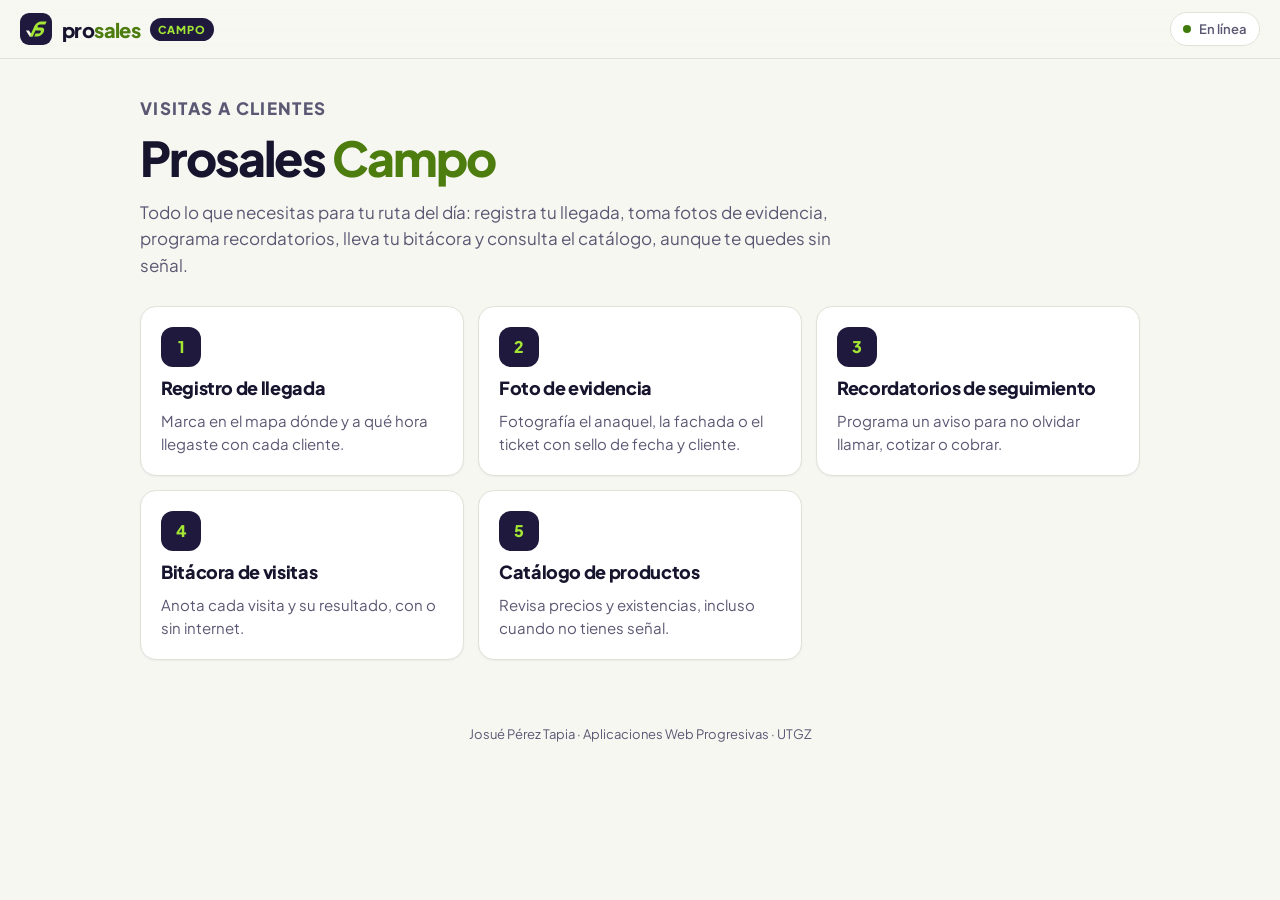
<file: Portafolio_2/index.html>
<!DOCTYPE html>
<html lang="es-MX">
<head>
  <meta charset="UTF-8">
  <meta name="viewport" content="width=device-width, initial-scale=1.0, viewport-fit=cover">
  <title>Prosales Campo</title>
  <meta name="description" content="Módulo de visitas de campo de Prosales: ubicación, evidencia con cámara, recordatorios, bitácora sin conexión y catálogo con caché dinámica.">
  <meta name="theme-color" content="#1F1A3D">
  <link rel="icon" href="comun/icons/favicon.svg" type="image/svg+xml">
  <link rel="apple-touch-icon" href="comun/icons/apple-touch-icon.png">
  <link rel="preconnect" href="https://fonts.googleapis.com">
  <link rel="preconnect" href="https://fonts.gstatic.com" crossorigin>
  <link rel="stylesheet" href="https://fonts.googleapis.com/css2?family=Plus+Jakarta+Sans:wght@400;500;600;700;800&display=swap">
  <link rel="stylesheet" href="comun/styles.css">
  <style>
    .hero { padding: 8px 0 28px; }
    .hero h1 { font-size: clamp(2rem, 6vw, 3rem); font-weight: 800; letter-spacing: -.04em; margin: 8px 0 12px; }
    .hero h1 span { color: var(--accent-text); }
    .hero p { color: var(--muted); font-size: 1.0625rem; max-width: 60ch; }
    .modulos { list-style: none; display: grid; gap: 14px; grid-template-columns: repeat(auto-fit, minmax(min(100%, 300px), 1fr)); }
    .modulo {
      display: flex; flex-direction: column; gap: 10px; height: 100%;
      padding: 20px; border-radius: var(--radius); text-decoration: none; color: var(--text);
      background: var(--surface); border: 1px solid var(--border); box-shadow: var(--shadow-sm);
      transition: transform .2s var(--ease), box-shadow .2s var(--ease), border-color .2s;
    }
    .modulo:hover { transform: translateY(-2px); box-shadow: var(--shadow); border-color: var(--primary); }
    .modulo-num {
      width: 40px; height: 40px; border-radius: 12px; display: grid; place-items: center;
      background: var(--tinta); color: var(--lima); font-weight: 800;
    }
    .modulo h2 { font-size: 1.125rem; font-weight: 800; }
    .modulo p { color: var(--muted); font-size: .9375rem; flex: 1; }
    .modulo code { font-family: var(--mono); font-size: .75rem; color: var(--accent-text); }
    .nota { margin-top: 24px; }
  </style>
</head>
<body>
  <svg class="sprite" aria-hidden="true">
    <symbol id="i-info" viewBox="0 0 24 24"><circle cx="12" cy="12" r="9"/><path d="M12 11v5M12 8h.01"/></symbol>
  </svg>

  <header class="topbar">
    <a class="brand" href="./" aria-label="Prosales Campo, inicio">
      <img src="comun/icons/favicon.svg" alt="" width="32" height="32">
      <span class="brand-name">pro<span>sales</span></span>
      <span class="brand-tag">Campo</span>
    </a>
    <span class="net" id="netStatus"><span class="net-dot" aria-hidden="true"></span><span class="net-text">En línea</span></span>
  </header>

  <main class="page">
    <section class="hero">
      <p class="eyebrow">Visitas a clientes</p>
      <h1>Prosales <span>Campo</span></h1>
      <p>Todo lo que necesitas para tu ruta del día: registra tu llegada, toma fotos de evidencia,
        programa recordatorios, lleva tu bitácora y consulta el catálogo, aunque te quedes sin señal.</p>
    </section>

    <ul class="modulos">
      <li>
        <a class="modulo" href="ejercicio-1-geolocalizacion/">
          <span class="modulo-num">1</span>
          <h2>Registro de llegada</h2>
          <p>Marca en el mapa dónde y a qué hora llegaste con cada cliente.</p>
        </a>
      </li>
      <li>
        <a class="modulo" href="ejercicio-2-camara/">
          <span class="modulo-num">2</span>
          <h2>Foto de evidencia</h2>
          <p>Fotografía el anaquel, la fachada o el ticket con sello de fecha y cliente.</p>
        </a>
      </li>
      <li>
        <a class="modulo" href="ejercicio-3-notificaciones/">
          <span class="modulo-num">3</span>
          <h2>Recordatorios de seguimiento</h2>
          <p>Programa un aviso para no olvidar llamar, cotizar o cobrar.</p>
        </a>
      </li>
      <li>
        <a class="modulo" href="ejercicio-4-indexeddb/">
          <span class="modulo-num">4</span>
          <h2>Bitácora de visitas</h2>
          <p>Anota cada visita y su resultado, con o sin internet.</p>
        </a>
      </li>
      <li>
        <a class="modulo" href="ejercicio-5-network-first/">
          <span class="modulo-num">5</span>
          <h2>Catálogo de productos</h2>
          <p>Revisa precios y existencias, incluso cuando no tienes señal.</p>
        </a>
      </li>
    </ul>
  </main>

  <footer class="footer">Josué Pérez Tapia · Aplicaciones Web Progresivas · UTGZ</footer>

  <script src="comun/ui.js"></script>
</body>
</html>
</file>
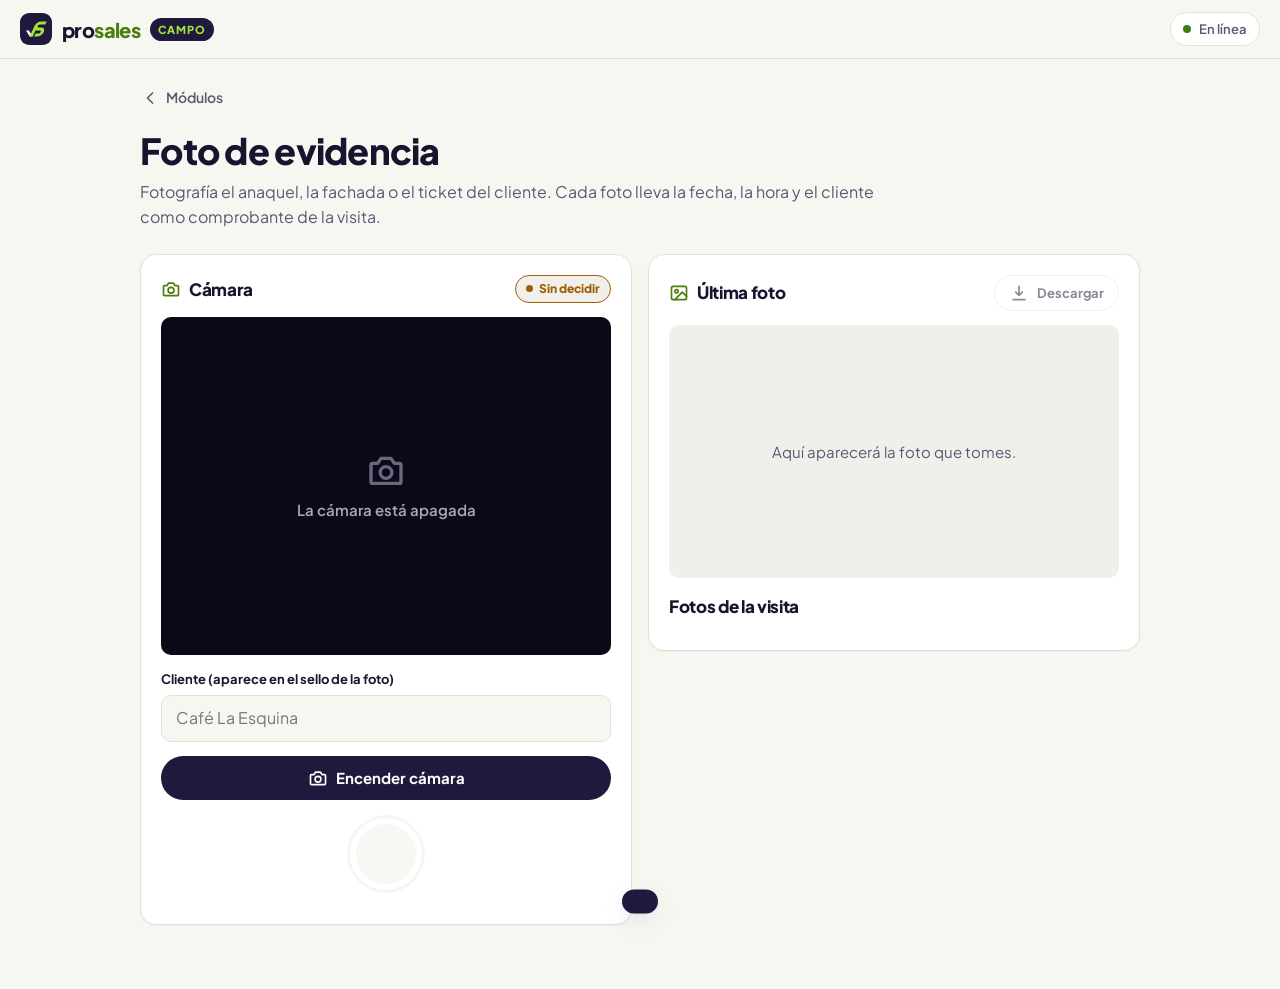
<file: Portafolio_2/ejercicio-2-camara/index.html>
<!DOCTYPE html>
<html lang="es-MX">
<head>
  <meta charset="UTF-8">
  <meta name="viewport" content="width=device-width, initial-scale=1.0, viewport-fit=cover">
  <title>Foto de evidencia · Prosales Campo</title>
  <meta name="description" content="Toma fotos de evidencia de tus visitas con la cámara del celular o la webcam.">
  <meta name="theme-color" content="#1F1A3D">
  <link rel="icon" href="../comun/icons/favicon.svg" type="image/svg+xml">
  <link rel="apple-touch-icon" href="../comun/icons/apple-touch-icon.png">
  <link rel="preconnect" href="https://fonts.googleapis.com">
  <link rel="preconnect" href="https://fonts.gstatic.com" crossorigin>
  <link rel="stylesheet" href="https://fonts.googleapis.com/css2?family=Plus+Jakarta+Sans:wght@400;500;600;700;800&display=swap">
  <link rel="stylesheet" href="../comun/styles.css">
  <link rel="stylesheet" href="css/ejercicio.css">
</head>
<body>
  <svg class="sprite" aria-hidden="true">
    <symbol id="i-camera" viewBox="0 0 24 24"><path d="M4 8h3l2-3h6l2 3h3a1 1 0 0 1 1 1v10a1 1 0 0 1-1 1H4a1 1 0 0 1-1-1V9a1 1 0 0 1 1-1z"/><circle cx="12" cy="13.5" r="3.5"/></symbol>
    <symbol id="i-flip" viewBox="0 0 24 24"><path d="M4 12a8 8 0 0 1 14-5.3L20 9M20 4v5h-5M20 12a8 8 0 0 1-14 5.3L4 15M4 20v-5h5"/></symbol>
    <symbol id="i-stop" viewBox="0 0 24 24"><rect x="6" y="6" width="12" height="12" rx="2"/></symbol>
    <symbol id="i-image" viewBox="0 0 24 24"><rect x="3" y="4" width="18" height="16" rx="2"/><circle cx="9" cy="10" r="2"/><path d="m21 16-5-5-9 9"/></symbol>
    <symbol id="i-download" viewBox="0 0 24 24"><path d="M12 4v11m0 0-4-4m4 4 4-4M5 20h14"/></symbol>
    <symbol id="i-trash" viewBox="0 0 24 24"><path d="M4 7h16M10 11v6M14 11v6M6 7l1 13h10l1-13M9 7V4h6v3"/></symbol>
    <symbol id="i-alert" viewBox="0 0 24 24"><path d="M10.3 3.9 1.8 18a2 2 0 0 0 1.7 3h17a2 2 0 0 0 1.7-3L13.7 3.9a2 2 0 0 0-3.4 0zM12 9v4M12 17h.01"/></symbol>
    <symbol id="i-back" viewBox="0 0 24 24"><path d="M15 18l-6-6 6-6"/></symbol>
  </svg>

  <header class="topbar">
    <a class="brand" href="../" aria-label="Prosales Campo, inicio">
      <img src="../comun/icons/favicon.svg" alt="" width="32" height="32">
      <span class="brand-name">pro<span>sales</span></span>
      <span class="brand-tag">Campo</span>
    </a>
    <span class="net" id="netStatus"><span class="net-dot" aria-hidden="true"></span><span class="net-text">En línea</span></span>
  </header>

  <main class="page">
    <a class="back" href="../"><svg class="ico" aria-hidden="true"><use href="#i-back"/></svg>Módulos</a>
    <header class="page-head">
      <h1>Foto de evidencia</h1>
      <p>Fotografía el anaquel, la fachada o el ticket del cliente. Cada foto lleva la fecha, la hora y el cliente como comprobante de la visita.</p>
    </header>

    <div class="grid camara-grid">
      <!-- 1) Visor de la cámara -->
      <section class="card" aria-labelledby="t-visor">
        <div class="card-head">
          <h2 id="t-visor"><svg class="ico" aria-hidden="true"><use href="#i-camera"/></svg>Cámara</h2>
          <span class="pill" id="camPill" data-state="unknown">Apagada</span>
        </div>

        <div class="visor" id="visor">
          <!-- playsinline + muted: obligatorios para que iOS reproduzca el video dentro de la página -->
          <video id="video" autoplay playsinline muted></video>
          <div class="visor-vacio" id="visorVacio">
            <svg class="ico" aria-hidden="true"><use href="#i-camera"/></svg>
            <span>La cámara está apagada</span>
          </div>
          <div class="flash" id="flash" aria-hidden="true"></div>
        </div>

        <div class="alert danger" id="camError" role="alert" hidden>
          <svg class="ico" aria-hidden="true"><use href="#i-alert"/></svg>
          <div><strong id="camErrorTitulo"></strong><span id="camErrorTexto"></span></div>
        </div>

        <div class="field sello-field">
          <label for="cliente">Cliente (aparece en el sello de la foto)</label>
          <input id="cliente" list="clientes" placeholder="Café La Esquina" autocomplete="off">
          <datalist id="clientes">
            <option>Clínica Dental Sonríe</option><option>Constructora Ríos</option><option>Café La Esquina</option>
            <option>Taller Mecánico Hernández</option><option>Inmobiliaria Horizonte</option><option>Florería Pétalo</option>
          </datalist>
        </div>

        <div class="controles">
          <button class="btn btn-primary" type="button" id="btnEncender">
            <svg class="ico" aria-hidden="true"><use href="#i-camera"/></svg><span>Encender cámara</span>
          </button>
          <button class="btn btn-ghost" type="button" id="btnGirar" hidden>
            <svg class="ico" aria-hidden="true"><use href="#i-flip"/></svg><span>Cambiar cámara</span>
          </button>
          <button class="btn btn-ghost" type="button" id="btnApagar" hidden>
            <svg class="ico" aria-hidden="true"><use href="#i-stop"/></svg><span>Apagar</span>
          </button>
        </div>
        <button class="obturador" type="button" id="btnCapturar" disabled aria-label="Tomar foto"></button>
        <p class="hint centro" id="camInfo" aria-live="polite"></p>
      </section>

      <!-- 2) Última captura en canvas -->
      <section class="card" aria-labelledby="t-captura">
        <div class="card-head">
          <h2 id="t-captura"><svg class="ico" aria-hidden="true"><use href="#i-image"/></svg>Última foto</h2>
          <button class="btn btn-ghost btn-sm" type="button" id="btnDescargar" disabled>
            <svg class="ico" aria-hidden="true"><use href="#i-download"/></svg>Descargar
          </button>
        </div>
        <!-- El cuadro del video se "congela" dibujándolo en este canvas -->
        <div class="lienzo">
          <canvas id="canvas" width="1280" height="720" aria-label="Fotografía capturada"></canvas>
          <p class="empty" id="canvasVacio">Aquí aparecerá la foto que tomes.</p>
        </div>

        <div class="card-head galeria-head">
          <h2>Fotos de la visita <span class="muted" id="contador"></span></h2>
          <button class="btn btn-danger btn-sm" type="button" id="btnBorrar" hidden>
            <svg class="ico" aria-hidden="true"><use href="#i-trash"/></svg>Borrar
          </button>
        </div>
        <ul class="galeria" id="galeria"></ul>
      </section>
    </div>
  </main>

  <div class="toast" id="toast" role="status" aria-live="polite"></div>

  <script src="../comun/ui.js"></script>
  <script src="js/app.js"></script>
</body>
</html>
</file>
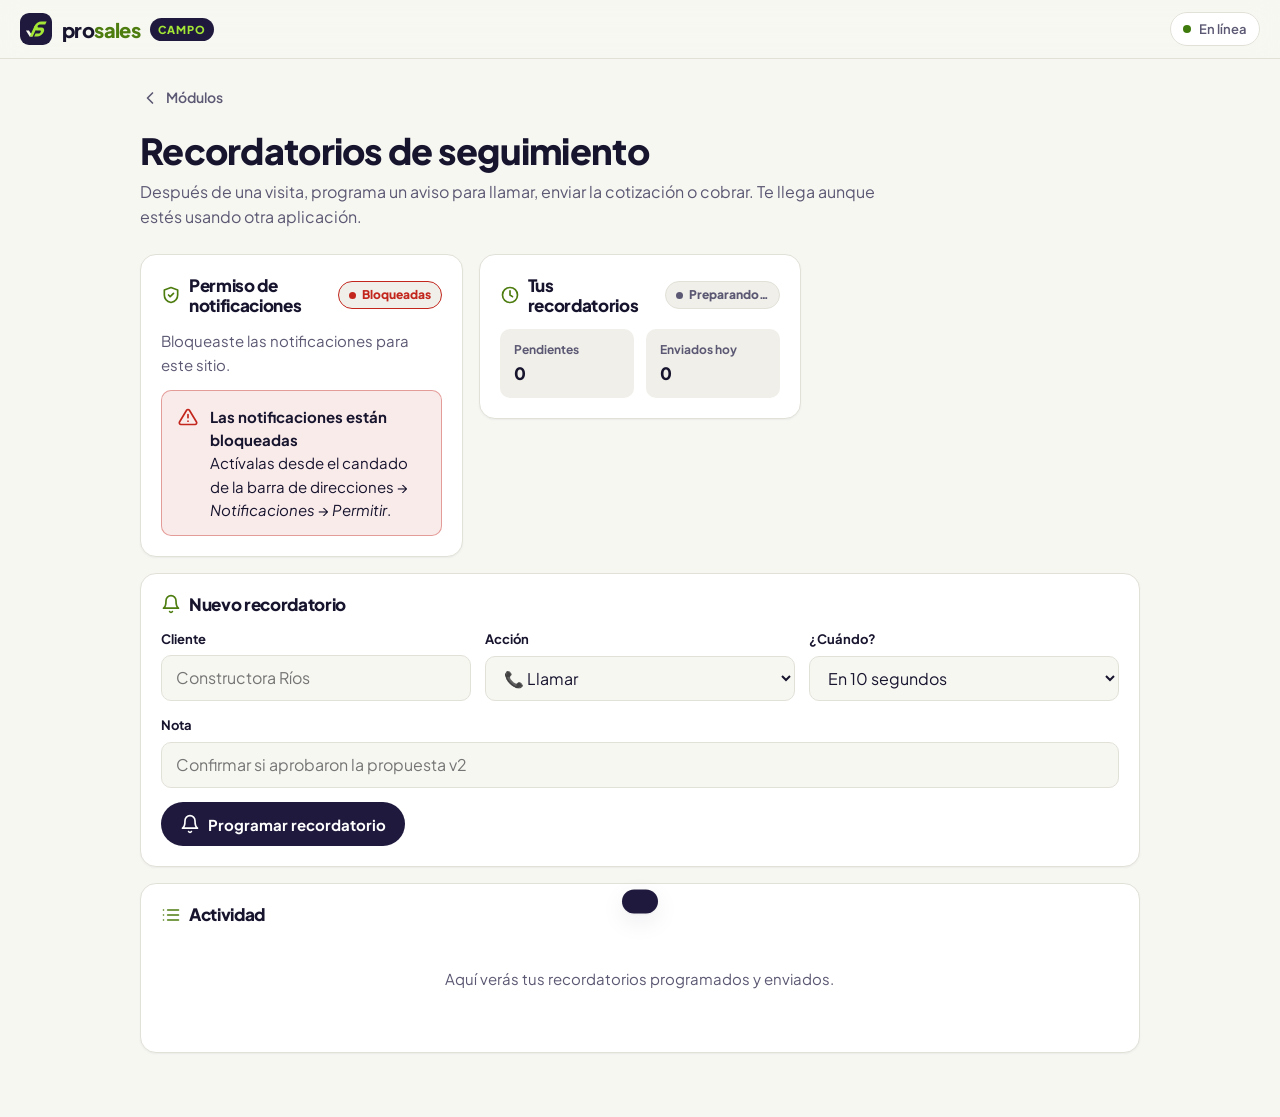
<file: Portafolio_2/ejercicio-3-notificaciones/index.html>
<!DOCTYPE html>
<html lang="es-MX">
<head>
  <meta charset="UTF-8">
  <meta name="viewport" content="width=device-width, initial-scale=1.0, viewport-fit=cover">
  <title>Recordatorios · Prosales Campo</title>
  <meta name="description" content="Programa recordatorios de seguimiento con notificaciones del Service Worker.">
  <link rel="manifest" href="manifest.json">
  <meta name="theme-color" content="#1F1A3D">
  <link rel="icon" href="../comun/icons/favicon.svg" type="image/svg+xml">
  <link rel="apple-touch-icon" href="../comun/icons/apple-touch-icon.png">
  <meta name="apple-mobile-web-app-capable" content="yes">
  <meta name="apple-mobile-web-app-title" content="Prosales Campo">
  <link rel="preconnect" href="https://fonts.googleapis.com">
  <link rel="preconnect" href="https://fonts.gstatic.com" crossorigin>
  <link rel="stylesheet" href="https://fonts.googleapis.com/css2?family=Plus+Jakarta+Sans:wght@400;500;600;700;800&display=swap">
  <link rel="stylesheet" href="../comun/styles.css">
  <link rel="stylesheet" href="css/ejercicio.css">
</head>
<body>
  <svg class="sprite" aria-hidden="true">
    <symbol id="i-bell" viewBox="0 0 24 24"><path d="M6 8a6 6 0 0 1 12 0c0 7 3 9 3 9H3s3-2 3-9M10.3 21a1.9 1.9 0 0 0 3.4 0"/></symbol>
    <symbol id="i-shield" viewBox="0 0 24 24"><path d="M12 3 4 6v6c0 5 3.5 8 8 9 4.5-1 8-4 8-9V6z"/><path d="m9 12 2 2 4-4"/></symbol>
    <symbol id="i-clock" viewBox="0 0 24 24"><circle cx="12" cy="12" r="9"/><path d="M12 7v5l3 2"/></symbol>
    <symbol id="i-cog" viewBox="0 0 24 24"><circle cx="12" cy="12" r="3"/><path d="M19.4 15a1.7 1.7 0 0 0 .3 1.8l.1.1a2 2 0 1 1-2.8 2.8l-.1-.1a1.7 1.7 0 0 0-1.8-.3 1.7 1.7 0 0 0-1 1.5V21a2 2 0 1 1-4 0v-.1a1.7 1.7 0 0 0-1.1-1.5 1.7 1.7 0 0 0-1.8.3l-.1.1a2 2 0 1 1-2.8-2.8l.1-.1a1.7 1.7 0 0 0 .3-1.8 1.7 1.7 0 0 0-1.5-1H3a2 2 0 1 1 0-4h.1a1.7 1.7 0 0 0 1.5-1.1 1.7 1.7 0 0 0-.3-1.8l-.1-.1a2 2 0 1 1 2.8-2.8l.1.1a1.7 1.7 0 0 0 1.8.3H9a1.7 1.7 0 0 0 1-1.5V3a2 2 0 1 1 4 0v.1a1.7 1.7 0 0 0 1 1.5 1.7 1.7 0 0 0 1.8-.3l.1-.1a2 2 0 1 1 2.8 2.8l-.1.1a1.7 1.7 0 0 0-.3 1.8V9a1.7 1.7 0 0 0 1.5 1H21a2 2 0 1 1 0 4h-.1a1.7 1.7 0 0 0-1.5 1z"/></symbol>
    <symbol id="i-list" viewBox="0 0 24 24"><path d="M8 6h13M8 12h13M8 18h13M3 6h.01M3 12h.01M3 18h.01"/></symbol>
    <symbol id="i-alert" viewBox="0 0 24 24"><path d="M10.3 3.9 1.8 18a2 2 0 0 0 1.7 3h17a2 2 0 0 0 1.7-3L13.7 3.9a2 2 0 0 0-3.4 0zM12 9v4M12 17h.01"/></symbol>
    <symbol id="i-info" viewBox="0 0 24 24"><circle cx="12" cy="12" r="9"/><path d="M12 11v5M12 8h.01"/></symbol>
    <symbol id="i-check" viewBox="0 0 24 24"><path d="M20 6 9 17l-5-5"/></symbol>
    <symbol id="i-back" viewBox="0 0 24 24"><path d="M15 18l-6-6 6-6"/></symbol>
  </svg>

  <header class="topbar">
    <a class="brand" href="../" aria-label="Prosales Campo, inicio">
      <img src="../comun/icons/favicon.svg" alt="" width="32" height="32">
      <span class="brand-name">pro<span>sales</span></span>
      <span class="brand-tag">Campo</span>
    </a>
    <span class="net" id="netStatus"><span class="net-dot" aria-hidden="true"></span><span class="net-text">En línea</span></span>
  </header>

  <main class="page">
    <a class="back" href="../"><svg class="ico" aria-hidden="true"><use href="#i-back"/></svg>Módulos</a>
    <header class="page-head">
      <h1>Recordatorios de seguimiento</h1>
      <p>Después de una visita, programa un aviso para llamar, enviar la cotización o cobrar. Te llega aunque estés usando otra aplicación.</p>
    </header>

    <div class="grid">
      <!-- 1) Permiso -->
      <section class="card" aria-labelledby="t-permiso">
        <div class="card-head">
          <h2 id="t-permiso"><svg class="ico" aria-hidden="true"><use href="#i-shield"/></svg>Permiso de notificaciones</h2>
          <span class="pill" id="permPill" data-state="unknown">–</span>
        </div>
        <p id="permText">Revisando…</p>
        <button class="btn btn-primary btn-block" type="button" id="btnPermiso" hidden>
          <svg class="ico" aria-hidden="true"><use href="#i-bell"/></svg><span>Activar notificaciones</span>
        </button>
        <div class="alert danger" id="permDenied" hidden>
          <svg class="ico" aria-hidden="true"><use href="#i-alert"/></svg>
          <div>
            <strong>Las notificaciones están bloqueadas</strong>
            Actívalas desde el candado de la barra de direcciones → <em>Notificaciones</em> → <em>Permitir</em>.
          </div>
        </div>
        <div class="alert" id="iosAviso" hidden>
          <svg class="ico" aria-hidden="true"><use href="#i-info"/></svg>
          <div>
            <strong>En iPhone</strong>
            Primero agrega la app a la pantalla de inicio (Compartir → <em>Agregar a inicio</em>) y ábrela desde ahí.
          </div>
        </div>
      </section>

      <!-- 2) Resumen (el estado lo informa el Service Worker) -->
      <section class="card" aria-labelledby="t-sw">
        <div class="card-head">
          <h2 id="t-sw"><svg class="ico" aria-hidden="true"><use href="#i-clock"/></svg>Tus recordatorios</h2>
          <span class="pill" id="swPill" data-state="unknown">Preparando…</span>
        </div>
        <dl class="kv">
          <div><dt>Pendientes</dt><dd id="swPendientes">0</dd></div>
          <div><dt>Enviados hoy</dt><dd id="swEnviados">0</dd></div>
        </dl>
      </section>

      <!-- 3) Programar recordatorio -->
      <section class="card grid-wide" aria-labelledby="t-programar">
        <div class="card-head">
          <h2 id="t-programar"><svg class="ico" aria-hidden="true"><use href="#i-bell"/></svg>Nuevo recordatorio</h2>
        </div>
        <form class="form" id="recordatorioForm">
          <div class="field-row">
            <div class="field">
              <label for="cliente">Cliente</label>
              <input id="cliente" list="clientes" required placeholder="Constructora Ríos" autocomplete="off">
              <datalist id="clientes">
                <option>Clínica Dental Sonríe</option><option>Constructora Ríos</option><option>Café La Esquina</option>
                <option>Taller Mecánico Hernández</option><option>Inmobiliaria Horizonte</option><option>Florería Pétalo</option>
              </datalist>
            </div>
            <div class="field">
              <label for="tipo">Acción</label>
              <select id="tipo">
                <option value="llamar">📞 Llamar</option>
                <option value="cotizacion">📄 Enviar cotización</option>
                <option value="visita">📍 Volver a visitar</option>
                <option value="cobro">💰 Cobrar</option>
              </select>
            </div>
            <div class="field">
              <label for="cuando">¿Cuándo?</label>
              <select id="cuando">
                <option value="0">Ahora</option>
                <option value="10" selected>En 10 segundos</option>
                <option value="30">En 30 segundos</option>
              </select>
            </div>
          </div>
          <div class="field">
            <label for="nota">Nota</label>
            <input id="nota" placeholder="Confirmar si aprobaron la propuesta v2" maxlength="120">
          </div>
          <button class="btn btn-primary" type="submit" id="btnProgramar">
            <svg class="ico" aria-hidden="true"><use href="#i-bell"/></svg><span>Programar recordatorio</span>
          </button>
        </form>
      </section>

      <!-- 4) Actividad -->
      <section class="card grid-wide" aria-labelledby="t-log">
        <div class="card-head">
          <h2 id="t-log"><svg class="ico" aria-hidden="true"><use href="#i-list"/></svg>Actividad</h2>
        </div>
        <ol class="log" id="log" aria-live="polite"></ol>
        <p class="empty" id="logVacio">Aquí verás tus recordatorios programados y enviados.</p>
      </section>
    </div>
  </main>

  <div class="toast" id="toast" role="status" aria-live="polite"></div>

  <script src="../comun/ui.js"></script>
  <script src="js/app.js"></script>
</body>
</html>
</file>
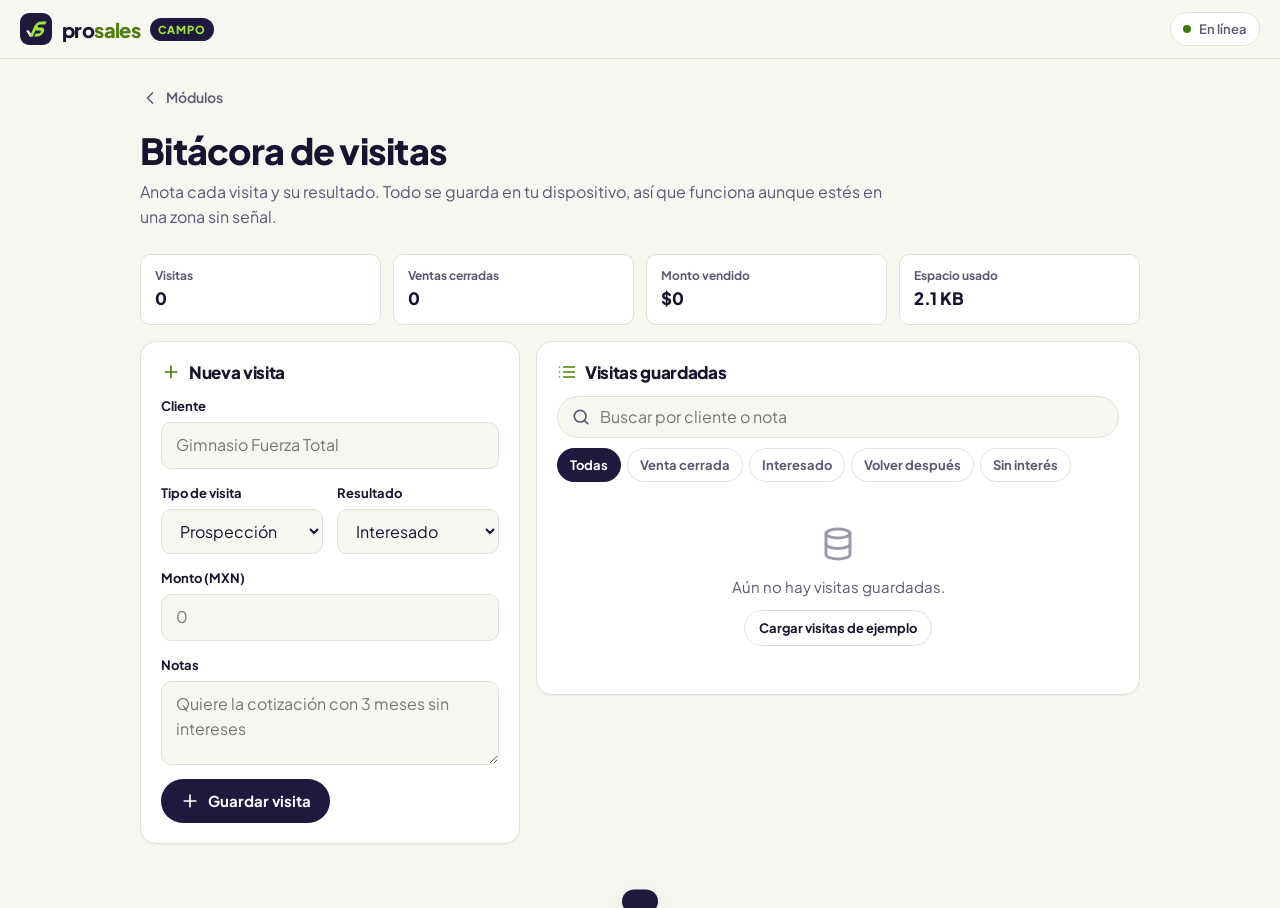
<file: Portafolio_2/ejercicio-4-indexeddb/index.html>
<!DOCTYPE html>
<html lang="es-MX">
<head>
  <meta charset="UTF-8">
  <meta name="viewport" content="width=device-width, initial-scale=1.0, viewport-fit=cover">
  <title>Bitácora de visitas · Prosales Campo</title>
  <meta name="description" content="Bitácora de visitas a clientes guardada en el dispositivo con IndexedDB, sin depender de internet.">
  <link rel="manifest" href="manifest.json">
  <meta name="theme-color" content="#1F1A3D">
  <link rel="icon" href="../comun/icons/favicon.svg" type="image/svg+xml">
  <link rel="apple-touch-icon" href="../comun/icons/apple-touch-icon.png">
  <link rel="preconnect" href="https://fonts.googleapis.com">
  <link rel="preconnect" href="https://fonts.gstatic.com" crossorigin>
  <link rel="stylesheet" href="https://fonts.googleapis.com/css2?family=Plus+Jakarta+Sans:wght@400;500;600;700;800&display=swap">
  <link rel="stylesheet" href="../comun/styles.css">
  <link rel="stylesheet" href="css/ejercicio.css">
</head>
<body>
  <svg class="sprite" aria-hidden="true">
    <symbol id="i-db" viewBox="0 0 24 24"><ellipse cx="12" cy="5" rx="8" ry="3"/><path d="M4 5v14c0 1.7 3.6 3 8 3s8-1.3 8-3V5M4 12c0 1.7 3.6 3 8 3s8-1.3 8-3"/></symbol>
    <symbol id="i-plus" viewBox="0 0 24 24"><path d="M12 5v14M5 12h14"/></symbol>
    <symbol id="i-edit" viewBox="0 0 24 24"><path d="M4 20h4L19 9l-4-4L4 16zM14 6l4 4"/></symbol>
    <symbol id="i-trash" viewBox="0 0 24 24"><path d="M4 7h16M10 11v6M14 11v6M6 7l1 13h10l1-13M9 7V4h6v3"/></symbol>
    <symbol id="i-search" viewBox="0 0 24 24"><circle cx="11" cy="11" r="7"/><path d="m20 20-3.5-3.5"/></symbol>
    <symbol id="i-list" viewBox="0 0 24 24"><path d="M8 6h13M8 12h13M8 18h13M3 6h.01M3 12h.01M3 18h.01"/></symbol>
    <symbol id="i-wifi-off" viewBox="0 0 24 24"><path d="M3 3l18 18M8.5 16.5a5 5 0 0 1 7 0M5 13a10 10 0 0 1 5-2.7M14 10.3A10 10 0 0 1 19 13M2 9.5a15 15 0 0 1 4.5-2.8M11 5.1A15 15 0 0 1 22 9.5M12 20h.01"/></symbol>
    <symbol id="i-alert" viewBox="0 0 24 24"><path d="M10.3 3.9 1.8 18a2 2 0 0 0 1.7 3h17a2 2 0 0 0 1.7-3L13.7 3.9a2 2 0 0 0-3.4 0zM12 9v4M12 17h.01"/></symbol>
    <symbol id="i-back" viewBox="0 0 24 24"><path d="M15 18l-6-6 6-6"/></symbol>
  </svg>

  <header class="topbar">
    <a class="brand" href="../" aria-label="Prosales Campo, inicio">
      <img src="../comun/icons/favicon.svg" alt="" width="32" height="32">
      <span class="brand-name">pro<span>sales</span></span>
      <span class="brand-tag">Campo</span>
    </a>
    <span class="net" id="netStatus"><span class="net-dot" aria-hidden="true"></span><span class="net-text">En línea</span></span>
  </header>

  <main class="page">
    <a class="back" href="../"><svg class="ico" aria-hidden="true"><use href="#i-back"/></svg>Módulos</a>
    <header class="page-head">
      <h1>Bitácora de visitas</h1>
      <p>Anota cada visita y su resultado. Todo se guarda en tu dispositivo, así que funciona aunque estés en una zona sin señal.</p>
    </header>

    <div class="alert warn" id="offlineAviso" role="status" hidden>
      <svg class="ico" aria-hidden="true"><use href="#i-wifi-off"/></svg>
      <div><strong>Sin conexión</strong>No pasa nada: la bitácora vive en tu dispositivo y sigue funcionando igual.</div>
    </div>
    <div class="alert danger" id="dbError" role="alert" hidden>
      <svg class="ico" aria-hidden="true"><use href="#i-alert"/></svg>
      <div><strong>No se pudo abrir la base de datos</strong><span id="dbErrorTexto"></span></div>
    </div>

    <dl class="kv resumen">
      <div><dt>Visitas</dt><dd id="totalVisitas">0</dd></div>
      <div><dt>Ventas cerradas</dt><dd id="totalVentas">0</dd></div>
      <div><dt>Monto vendido</dt><dd id="totalMonto">$0</dd></div>
      <div><dt>Espacio usado</dt><dd id="espacio">–</dd></div>
    </dl>

    <div class="grid bitacora">
      <!-- CREATE / UPDATE -->
      <section class="card" aria-labelledby="t-form">
        <div class="card-head">
          <h2 id="t-form"><svg class="ico" aria-hidden="true"><use href="#i-plus"/></svg><span id="formTitulo">Nueva visita</span></h2>
        </div>
        <form class="form" id="visitaForm" novalidate>
          <input type="hidden" id="visitaId">
          <div class="field">
            <label for="cliente">Cliente</label>
            <input id="cliente" list="clientes" required placeholder="Gimnasio Fuerza Total" autocomplete="off">
            <datalist id="clientes">
              <option>Clínica Dental Sonríe</option><option>Constructora Ríos</option><option>Café La Esquina</option>
              <option>Taller Mecánico Hernández</option><option>Inmobiliaria Horizonte</option><option>Gimnasio Fuerza Total</option>
              <option>Estética Bella</option><option>Florería Pétalo</option><option>Veterinaria Patitas</option>
            </datalist>
          </div>
          <div class="field-row">
            <div class="field">
              <label for="tipo">Tipo de visita</label>
              <select id="tipo">
                <option>Prospección</option><option>Seguimiento</option><option>Presentación</option>
                <option>Cobranza</option><option>Entrega</option>
              </select>
            </div>
            <div class="field">
              <label for="resultado">Resultado</label>
              <select id="resultado">
                <option value="interesado">Interesado</option>
                <option value="volver">Volver después</option>
                <option value="venta">Venta cerrada</option>
                <option value="sin-interes">Sin interés</option>
              </select>
            </div>
          </div>
          <div class="field">
            <label for="monto">Monto (MXN)</label>
            <input id="monto" type="number" inputmode="decimal" min="0" step="100" placeholder="0">
          </div>
          <div class="field">
            <label for="notas">Notas</label>
            <textarea id="notas" placeholder="Quiere la cotización con 3 meses sin intereses" maxlength="400"></textarea>
          </div>
          <div class="actions">
            <button class="btn btn-primary" type="submit" id="btnGuardar">
              <svg class="ico" aria-hidden="true"><use href="#i-plus"/></svg><span>Guardar visita</span>
            </button>
            <button class="btn btn-ghost" type="button" id="btnCancelar" hidden>Cancelar edición</button>
          </div>
        </form>
      </section>

      <!-- READ / DELETE -->
      <section class="card" aria-labelledby="t-lista">
        <div class="card-head">
          <h2 id="t-lista"><svg class="ico" aria-hidden="true"><use href="#i-list"/></svg>Visitas guardadas</h2>
          <button class="btn btn-danger btn-sm" type="button" id="btnVaciar" hidden>Borrar todo</button>
        </div>
        <div class="buscador">
          <svg class="ico" aria-hidden="true"><use href="#i-search"/></svg>
          <label for="buscar" class="sr-only">Buscar visitas</label>
          <input id="buscar" type="search" placeholder="Buscar por cliente o nota" autocomplete="off">
        </div>
        <div class="filtros" id="filtros" role="group" aria-label="Filtrar por resultado">
          <button type="button" class="chip" data-filtro="" aria-pressed="true">Todas</button>
          <button type="button" class="chip" data-filtro="venta" aria-pressed="false">Venta cerrada</button>
          <button type="button" class="chip" data-filtro="interesado" aria-pressed="false">Interesado</button>
          <button type="button" class="chip" data-filtro="volver" aria-pressed="false">Volver después</button>
          <button type="button" class="chip" data-filtro="sin-interes" aria-pressed="false">Sin interés</button>
        </div>
        <ul class="list visitas" id="lista" aria-live="polite"></ul>
        <div class="empty" id="vacio" hidden>
          <svg class="ico" aria-hidden="true"><use href="#i-db"/></svg>
          <p id="vacioTexto">Aún no hay visitas guardadas.</p>
          <button class="btn btn-ghost btn-sm" type="button" id="btnEjemplo">Cargar visitas de ejemplo</button>
        </div>
      </section>
    </div>
  </main>

  <div class="toast" id="toast" role="status" aria-live="polite"></div>

  <script src="../comun/ui.js"></script>
  <script src="js/db.js"></script>
  <script src="js/app.js"></script>
</body>
</html>
</file>
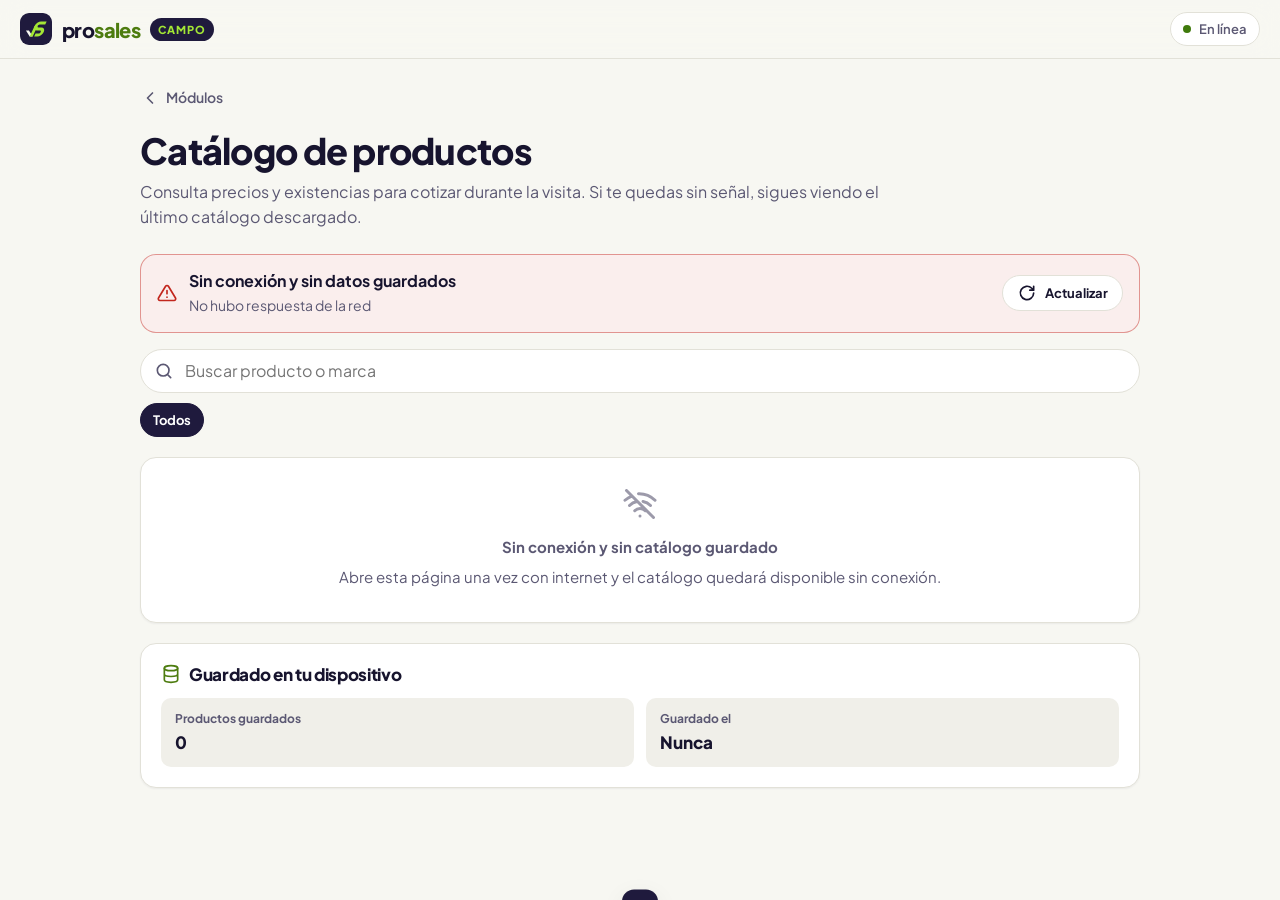
<file: Portafolio_2/ejercicio-5-network-first/index.html>
<!DOCTYPE html>
<html lang="es-MX">
<head>
  <meta charset="UTF-8">
  <meta name="viewport" content="width=device-width, initial-scale=1.0, viewport-fit=cover">
  <title>Catálogo de productos · Prosales Campo</title>
  <meta name="description" content="Catálogo de productos desde una API REST con estrategia Network-First y respaldo en IndexedDB.">
  <link rel="manifest" href="manifest.json">
  <meta name="theme-color" content="#1F1A3D">
  <link rel="icon" href="../comun/icons/favicon.svg" type="image/svg+xml">
  <link rel="apple-touch-icon" href="../comun/icons/apple-touch-icon.png">
  <link rel="preconnect" href="https://fonts.googleapis.com">
  <link rel="preconnect" href="https://fonts.gstatic.com" crossorigin>
  <link rel="stylesheet" href="https://fonts.googleapis.com/css2?family=Plus+Jakarta+Sans:wght@400;500;600;700;800&display=swap">
  <link rel="stylesheet" href="../comun/styles.css">
  <link rel="stylesheet" href="css/ejercicio.css">
</head>
<body>
  <svg class="sprite" aria-hidden="true">
    <symbol id="i-box" viewBox="0 0 24 24"><path d="M21 8 12 3 3 8v8l9 5 9-5z"/><path d="M3 8l9 5 9-5M12 13v8"/></symbol>
    <symbol id="i-refresh" viewBox="0 0 24 24"><path d="M20 12a8 8 0 1 1-2.3-5.7L20 8.6M20 4v4.6h-4.6"/></symbol>
    <symbol id="i-search" viewBox="0 0 24 24"><circle cx="11" cy="11" r="7"/><path d="m20 20-3.5-3.5"/></symbol>
    <symbol id="i-wifi" viewBox="0 0 24 24"><path d="M5 12.5a10 10 0 0 1 14 0M8.5 16a5 5 0 0 1 7 0M2 9a15 15 0 0 1 20 0M12 20h.01"/></symbol>
    <symbol id="i-wifi-off" viewBox="0 0 24 24"><path d="M3 3l18 18M8.5 16.5a5 5 0 0 1 7 0M5 13a10 10 0 0 1 5-2.7M14 10.3A10 10 0 0 1 19 13M2 9.5a15 15 0 0 1 4.5-2.8M11 5.1A15 15 0 0 1 22 9.5M12 20h.01"/></symbol>
    <symbol id="i-db" viewBox="0 0 24 24"><ellipse cx="12" cy="5" rx="8" ry="3"/><path d="M4 5v14c0 1.7 3.6 3 8 3s8-1.3 8-3V5M4 12c0 1.7 3.6 3 8 3s8-1.3 8-3"/></symbol>
    <symbol id="i-list" viewBox="0 0 24 24"><path d="M8 6h13M8 12h13M8 18h13M3 6h.01M3 12h.01M3 18h.01"/></symbol>
    <symbol id="i-alert" viewBox="0 0 24 24"><path d="M10.3 3.9 1.8 18a2 2 0 0 0 1.7 3h17a2 2 0 0 0 1.7-3L13.7 3.9a2 2 0 0 0-3.4 0zM12 9v4M12 17h.01"/></symbol>
    <symbol id="i-back" viewBox="0 0 24 24"><path d="M15 18l-6-6 6-6"/></symbol>
  </svg>

  <header class="topbar">
    <a class="brand" href="../" aria-label="Prosales Campo, inicio">
      <img src="../comun/icons/favicon.svg" alt="" width="32" height="32">
      <span class="brand-name">pro<span>sales</span></span>
      <span class="brand-tag">Campo</span>
    </a>
    <span class="net" id="netStatus"><span class="net-dot" aria-hidden="true"></span><span class="net-text">En línea</span></span>
  </header>

  <main class="page">
    <a class="back" href="../"><svg class="ico" aria-hidden="true"><use href="#i-back"/></svg>Módulos</a>
    <header class="page-head">
      <h1>Catálogo de productos</h1>
      <p>Consulta precios y existencias para cotizar durante la visita. Si te quedas sin señal, sigues viendo el último catálogo descargado.</p>
    </header>

    <!-- Estado de la fuente de datos: en vivo (red) o copia local (IndexedDB) -->
    <div class="fuente" id="fuente" data-origen="cargando" role="status" aria-live="polite">
      <svg class="ico" aria-hidden="true"><use href="#i-wifi" id="fuenteIco"/></svg>
      <div class="grow">
        <strong id="fuenteTitulo">Cargando catálogo…</strong>
        <span id="fuenteTexto">Buscando precios actualizados</span>
      </div>
      <button class="btn btn-ghost btn-sm" type="button" id="btnActualizar">
        <svg class="ico" aria-hidden="true"><use href="#i-refresh"/></svg><span>Actualizar</span>
      </button>
    </div>

    <div class="herramientas">
      <div class="buscador">
        <svg class="ico" aria-hidden="true"><use href="#i-search"/></svg>
        <label for="buscar" class="sr-only">Buscar productos</label>
        <input id="buscar" type="search" placeholder="Buscar producto o marca" autocomplete="off">
      </div>
      <div class="filtros" id="categorias" role="group" aria-label="Filtrar por categoría"></div>
    </div>

    <ul class="productos" id="productos" aria-busy="true"></ul>
    <div class="card empty" id="sinDatos" hidden>
      <svg class="ico" aria-hidden="true"><use href="#i-wifi-off"/></svg>
      <p><strong>Sin conexión y sin catálogo guardado</strong></p>
      <p>Abre esta página una vez con internet y el catálogo quedará disponible sin conexión.</p>
    </div>

    <div class="grid detalles">
      <section class="card" aria-labelledby="t-idb">
        <div class="card-head">
          <h2 id="t-idb"><svg class="ico" aria-hidden="true"><use href="#i-db"/></svg>Guardado en tu dispositivo</h2>
        </div>
        <dl class="kv">
          <div><dt>Productos guardados</dt><dd id="idbTotal">–</dd></div>
          <div><dt>Guardado el</dt><dd id="idbFecha">–</dd></div>
        </dl>
      </section>
    </div>
  </main>

  <div class="toast" id="toast" role="status" aria-live="polite"></div>

  <script src="../comun/ui.js"></script>
  <script src="js/app.js"></script>
</body>
</html>
</file>
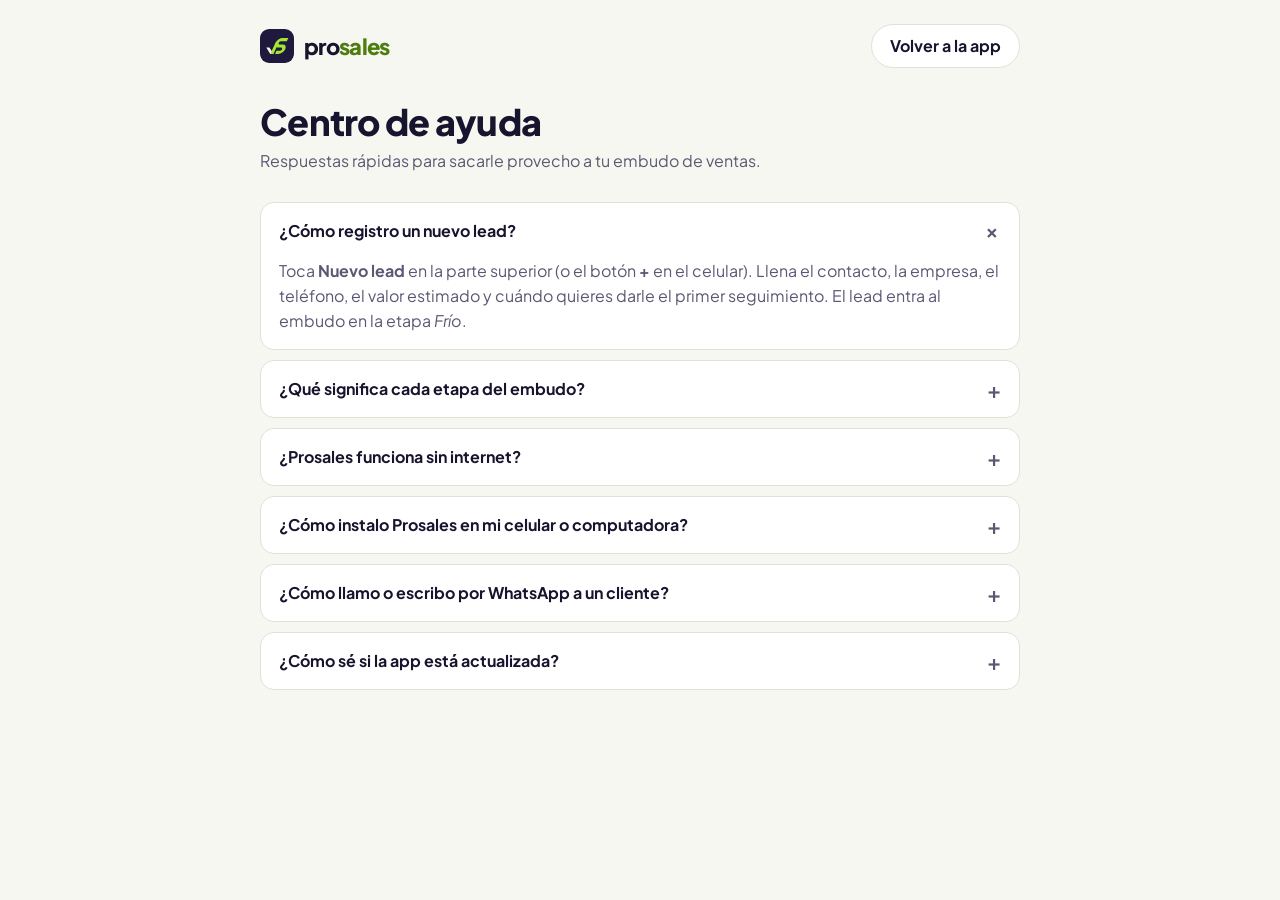
<file: ejercicio-5-offline/ayuda.html>
<!DOCTYPE html>
<html lang="es-MX">
<head>
  <meta charset="UTF-8">
  <meta name="viewport" content="width=device-width, initial-scale=1.0, viewport-fit=cover">
  <title>Centro de ayuda · Prosales</title>
  <meta name="theme-color" content="#1F1A3D">
  <link rel="manifest" href="manifest.json">
  <link rel="icon" href="icons/favicon.svg" type="image/svg+xml">
  <link rel="preconnect" href="https://fonts.googleapis.com">
  <link rel="preconnect" href="https://fonts.gstatic.com" crossorigin>
  <link rel="stylesheet" href="https://fonts.googleapis.com/css2?family=Plus+Jakarta+Sans:wght@400;500;600;700;800&display=swap">
  <link rel="stylesheet" href="css/styles.css">
  <!--
    Ejercicio 5: esta página NO se precachea a propósito.
    · Con internet: se descarga y el SW guarda una copia (caché en tiempo de ejecución).
    · Sin internet y sin copia guardada: el SW responde con offline.html.
  -->
  <style>
    .help { width: min(760px, 100% - 32px); margin: 0 auto; padding: 24px 0 64px; }
    .help-top { display: flex; align-items: center; justify-content: space-between; gap: 12px; margin-bottom: 32px; }
    .help h1 { font-size: clamp(1.75rem, 5vw, 2.25rem); font-weight: 800; margin-bottom: 6px; }
    .help .lead { color: var(--muted); margin-bottom: 28px; }
    .faq { display: grid; gap: 10px; }
    .faq details { background: var(--surface); border: 1px solid var(--border); border-radius: 14px; padding: 0 18px; }
    .faq summary { cursor: pointer; list-style: none; display: flex; align-items: center; justify-content: space-between; gap: 12px; min-height: 56px; font-weight: 700; }
    .faq summary::-webkit-details-marker { display: none; }
    .faq summary::after { content: "+"; font-size: 1.375rem; font-weight: 600; color: var(--muted); transition: transform .2s var(--ease); }
    .faq details[open] summary::after { transform: rotate(45deg); }
    .faq details p { color: var(--muted); padding-bottom: 16px; }
    .faq .stage { margin: 0 2px; }
  </style>
</head>
<body>
  <div class="help">
    <header class="help-top">
      <a class="brand" href="./index.html" aria-label="Prosales, volver al embudo">
        <img src="icons/favicon.svg" alt="" width="34" height="34">
        <span class="brand-name">pro<span>sales</span></span>
      </a>
      <a class="btn btn-ghost" href="./index.html">Volver a la app</a>
    </header>

    <main>
      <h1>Centro de ayuda</h1>
      <p class="lead">Respuestas rápidas para sacarle provecho a tu embudo de ventas.</p>

      <div class="faq">
        <details open>
          <summary>¿Cómo registro un nuevo lead?</summary>
          <p>Toca <strong>Nuevo lead</strong> en la parte superior (o el botón <strong>+</strong> en el celular). Llena el contacto, la empresa, el teléfono, el valor estimado y cuándo quieres darle el primer seguimiento. El lead entra al embudo en la etapa <em>Frío</em>.</p>
        </details>
        <details>
          <summary>¿Qué significa cada etapa del embudo?</summary>
          <p><span class="stage" style="--st: var(--st-frio)">Frío</span> aún no hay contacto ·
            <span class="stage" style="--st: var(--st-contactado)">Contactado</span> ya hablaron ·
            <span class="stage" style="--st: var(--st-propuesta)">Propuesta</span> enviaste cotización ·
            <span class="stage" style="--st: var(--st-negociacion)">Negociación</span> ajustando condiciones ·
            <span class="stage" style="--st: var(--st-ganado)">Ganado</span> o
            <span class="stage" style="--st: var(--st-perdido)">Perdido</span> cuando se cierra.</p>
        </details>
        <details>
          <summary>¿Prosales funciona sin internet?</summary>
          <p>Sí. La primera vez que abres la app se guarda en tu dispositivo: el embudo, tus leads, los seguimientos y los reportes siguen disponibles sin señal. Las páginas que nunca abriste con internet (como esta ayuda) te mostrarán un aviso de "sin conexión" hasta que vuelva la red.</p>
        </details>
        <details>
          <summary>¿Cómo instalo Prosales en mi celular o computadora?</summary>
          <p>Usa el botón <strong>Instalar app</strong> del menú cuando aparezca. En Chrome también puedes usar el ícono de instalar de la barra de direcciones. En iPhone: Safari → Compartir → <em>Agregar a inicio</em>.</p>
        </details>
        <details>
          <summary>¿Cómo llamo o escribo por WhatsApp a un cliente?</summary>
          <p>En la lista de <strong>Leads</strong>, en <strong>Seguimientos</strong> o dentro del detalle de cada lead tienes los botones de llamada, WhatsApp (con un saludo ya escrito) y correo.</p>
        </details>
        <details>
          <summary>¿Cómo sé si la app está actualizada?</summary>
          <p>Cuando publicamos una versión nueva verás el aviso <strong>"Hay una nueva versión"</strong>. Toca <strong>Actualizar</strong> y la app se recarga con los cambios. En el panel <em>Estado de la app</em> (indicador de conexión del encabezado) se muestra la versión actual.</p>
        </details>
      </div>
    </main>
  </div>
</body>
</html>
</file>
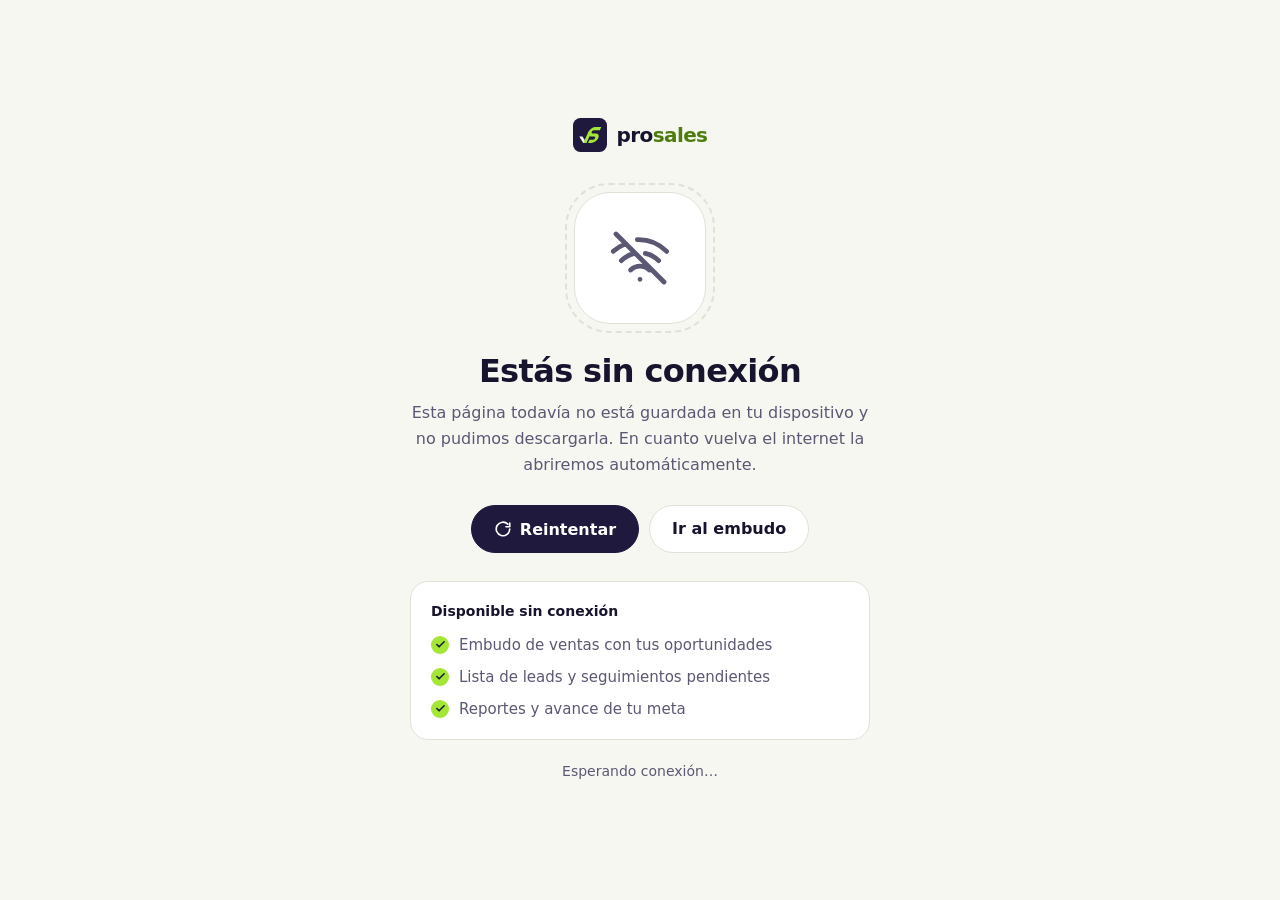
<file: ejercicio-5-offline/offline.html>
<!DOCTYPE html>
<html lang="es-MX">
<head>
  <meta charset="UTF-8">
  <meta name="viewport" content="width=device-width, initial-scale=1.0, viewport-fit=cover">
  <title>Sin conexión · Prosales</title>
  <meta name="theme-color" content="#1F1A3D">
  <!--
    EJERCICIO 5 · PLANTILLA "MODO SIN CONEXIÓN"
    El Service Worker la devuelve cuando una página NO está en caché y la
    red falla. Es autocontenida (CSS y SVG en línea, sin archivos externos)
    para que siempre se pueda mostrar, aunque no haya nada más disponible.
  -->
  <style>
    :root {
      --tinta: #1F1A3D; --lima: #A3E635; --papel: #F7F7F2;
      --bg: var(--papel); --surface: #FFFFFF; --text: #17142E; --muted: #5B5873; --border: #E2E1D8;
      --primary: var(--tinta); --on-primary: #FFFFFF; --accent: #4D7C0F;
      color-scheme: light;
    }
    @media (prefers-color-scheme: dark) {
      :root {
        --bg: #110F22; --surface: #1A1733; --text: #EEEDF7; --muted: #A9A6C2; --border: #2F2A52;
        --primary: var(--lima); --on-primary: var(--tinta); --accent: var(--lima);
        color-scheme: dark;
      }
    }
    * { box-sizing: border-box; margin: 0; padding: 0; }
    body {
      min-height: 100dvh; display: grid; place-items: center; padding: 24px 16px;
      font-family: "Plus Jakarta Sans", system-ui, -apple-system, "Segoe UI", Roboto, sans-serif;
      line-height: 1.6; color: var(--text); background: var(--bg);
    }
    main { width: min(460px, 100%); text-align: center; }
    .brand { display: inline-flex; align-items: center; gap: 10px; font-weight: 800; font-size: 1.25rem; letter-spacing: -.03em; margin-bottom: 40px; }
    .brand span { color: var(--accent); }
    .art { position: relative; width: 132px; height: 132px; margin: 0 auto 28px; display: grid; place-items: center; border-radius: 36px; background: var(--surface); border: 1px solid var(--border); }
    .art svg { width: 64px; height: 64px; fill: none; stroke: var(--muted); stroke-width: 1.8; stroke-linecap: round; stroke-linejoin: round; }
    .art::after {
      content: ""; position: absolute; inset: -10px; border-radius: 44px; border: 2px dashed var(--border);
      animation: spin 18s linear infinite;
    }
    @keyframes spin { to { transform: rotate(360deg); } }
    h1 { font-size: clamp(1.625rem, 6vw, 2rem); font-weight: 800; letter-spacing: -.02em; line-height: 1.2; margin-bottom: 10px; }
    p.lead { color: var(--muted); margin-bottom: 28px; }
    .actions { display: flex; flex-wrap: wrap; justify-content: center; gap: 10px; margin-bottom: 28px; }
    .btn {
      display: inline-flex; align-items: center; justify-content: center; gap: 8px;
      min-height: 48px; padding: 0 22px; border-radius: 999px; cursor: pointer;
      font-family: inherit; font-size: 1rem; font-weight: 700; text-decoration: none;
      border: 1px solid var(--border); background: var(--surface); color: var(--text);
    }
    .btn-primary { background: var(--primary); border-color: var(--primary); color: var(--on-primary); }
    .btn svg { width: 18px; height: 18px; fill: none; stroke: currentColor; stroke-width: 2.2; stroke-linecap: round; stroke-linejoin: round; }
    .btn[aria-busy="true"] svg { animation: spin 1s linear infinite; }
    .card { text-align: left; background: var(--surface); border: 1px solid var(--border); border-radius: 18px; padding: 18px 20px; }
    .card h2 { font-size: .875rem; font-weight: 800; margin-bottom: 10px; }
    .card ul { list-style: none; display: grid; gap: 8px; }
    .card li { display: flex; align-items: center; gap: 10px; font-size: .9375rem; color: var(--muted); }
    .card li::before { content: ""; width: 18px; height: 18px; flex-shrink: 0; border-radius: 50%; background: var(--lima) url("data:image/svg+xml,%3Csvg xmlns='http://www.w3.org/2000/svg' viewBox='0 0 24 24' fill='none' stroke='%231F1A3D' stroke-width='3.5' stroke-linecap='round' stroke-linejoin='round'%3E%3Cpath d='M20 6 9 17l-5-5'/%3E%3C/svg%3E") center / 11px no-repeat; }
    .status { margin-top: 20px; font-size: .875rem; color: var(--muted); }
    :focus-visible { outline: 3px solid var(--lima); outline-offset: 3px; }
    @media (prefers-reduced-motion: reduce) { * { animation: none !important; } }
  </style>
</head>
<body>
  <main>
    <div class="brand" aria-label="Prosales">
      <svg width="34" height="34" viewBox="0 0 100 100" aria-hidden="true">
        <rect width="100" height="100" rx="22" fill="#1F1A3D"/>
        <g transform="translate(50 50) scale(.78) translate(-47 -48)">
          <polygon points="6.63,54 18.63,54 33.63,78 21.63,78" fill="#F7F7F2"/>
          <g transform="translate(18 0) skewX(-25)" fill="none" stroke="#A3E635" stroke-width="12">
            <path d="M80 24 H58 A12 12 0 0 0 46 36 V78"/>
            <path d="M46 36 A12 12 0 0 0 58 48 H70 A12 12 0 0 1 70 72 H58"/>
          </g>
        </g>
      </svg>
      <div>pro<span>sales</span></div>
    </div>

    <div class="art" aria-hidden="true">
      <svg viewBox="0 0 24 24"><path d="M3 3l18 18M8.5 16.5a5 5 0 0 1 7 0M5 13a10 10 0 0 1 5-2.7M14 10.3A10 10 0 0 1 19 13M2 9.5a15 15 0 0 1 4.5-2.8M11 5.1A15 15 0 0 1 22 9.5M12 20h.01"/></svg>
    </div>

    <h1>Estás sin conexión</h1>
    <p class="lead">Esta página todavía no está guardada en tu dispositivo y no pudimos descargarla. En cuanto vuelva el internet la abriremos automáticamente.</p>

    <div class="actions">
      <button class="btn btn-primary" id="retry" type="button">
        <svg viewBox="0 0 24 24" aria-hidden="true"><path d="M21 12a9 9 0 1 1-2.6-6.4M21 4v5h-5"/></svg>
        Reintentar
      </button>
      <a class="btn" href="./index.html">Ir al embudo</a>
    </div>

    <section class="card" aria-labelledby="disp">
      <h2 id="disp">Disponible sin conexión</h2>
      <ul>
        <li>Embudo de ventas con tus oportunidades</li>
        <li>Lista de leads y seguimientos pendientes</li>
        <li>Reportes y avance de tu meta</li>
      </ul>
    </section>

    <p class="status" id="status" role="status" aria-live="polite">Esperando conexión…</p>
  </main>

  <script>
    // Reintenta la página original: si el SW ya puede descargarla, se muestra.
    const retry = document.getElementById('retry');
    const status = document.getElementById('status');

    async function reintentar() {
      retry.setAttribute('aria-busy', 'true');
      status.textContent = 'Comprobando conexión…';
      try {
        // ?ping= hace que el SW vaya directo a la red (sin caché)
        const res = await fetch('./manifest.json?ping=' + Date.now(), { cache: 'no-store' });
        if (!res.ok) throw new Error();
        status.textContent = 'Conexión restablecida. Abriendo…';
        location.reload();
      } catch {
        status.textContent = 'Sigues sin conexión. Lo intentaremos de nuevo en cuanto vuelva.';
        retry.removeAttribute('aria-busy');
      }
    }

    retry.addEventListener('click', reintentar);
    window.addEventListener('online', reintentar);   // vuelve solo cuando regresa la red
  </script>
</body>
</html>
</file>
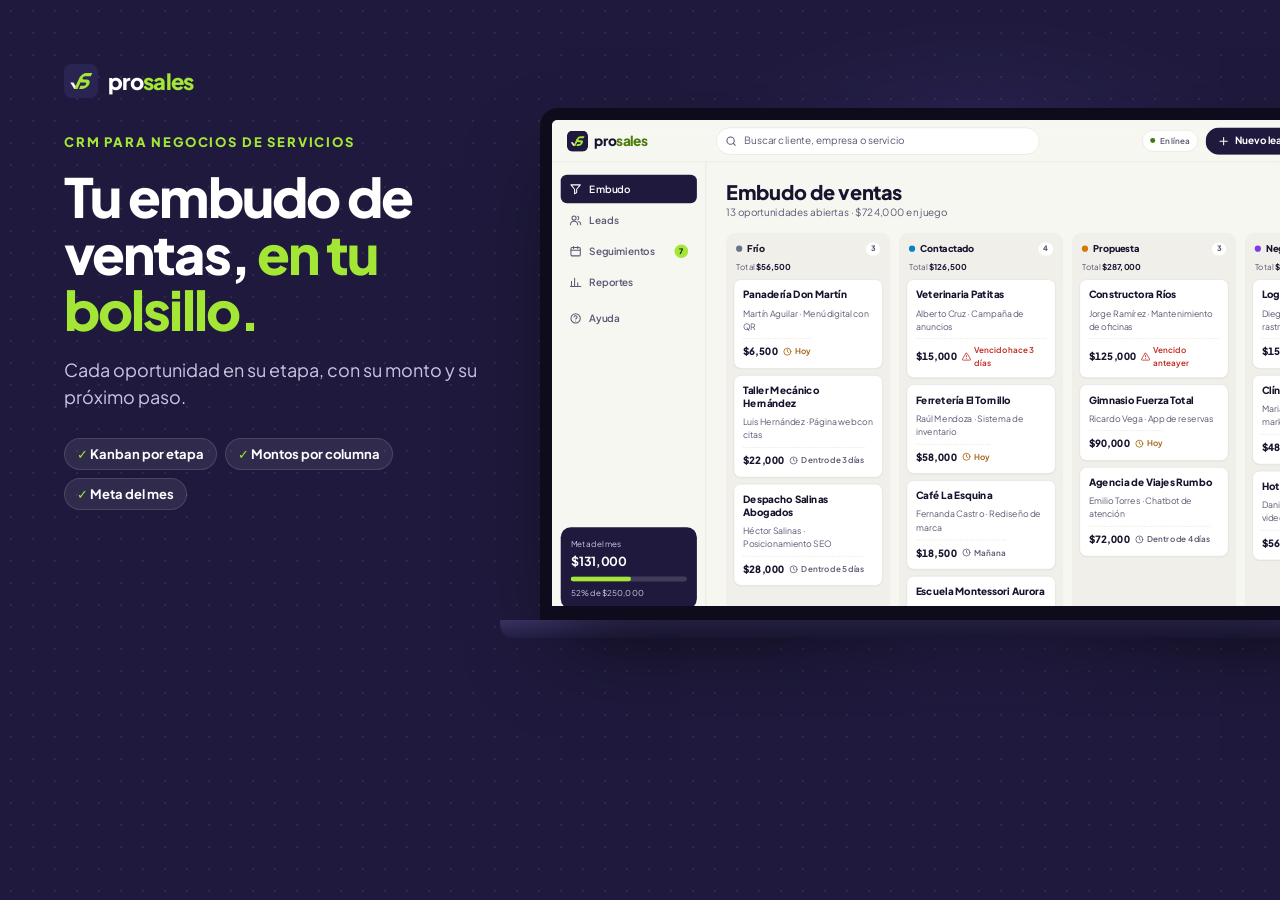
<file: docs/promo/promo.html>
<!DOCTYPE html>
<html lang="es-MX">
<head>
  <meta charset="UTF-8">
  <title>Prosales · Compositor de imágenes promocionales</title>
  <!--
    Genera las imágenes del instalador enriquecido (manifest → screenshots).
    Muestra la app REAL de ejercicio-5-offline dentro de un marco de
    laptop o celular, con un titular de marketing.

    Uso:  promo.html?slide=1&formato=wide     (1280×720, escritorio)
          promo.html?slide=2&formato=narrow   (540×960, celular)
    Exportar (PowerShell): ver docs/promo/README.md
  -->
  <link rel="preconnect" href="https://fonts.googleapis.com">
  <link rel="preconnect" href="https://fonts.gstatic.com" crossorigin>
  <link rel="stylesheet" href="https://fonts.googleapis.com/css2?family=Plus+Jakarta+Sans:wght@400;500;600;700;800&display=swap">
  <style>
    :root { --tinta: #1F1A3D; --tinta-2: #2A2452; --lima: #A3E635; --papel: #F7F7F2; --lavanda: #C9C6E3; }
    * { box-sizing: border-box; margin: 0; padding: 0; }
    html, body { width: 100%; height: 100%; overflow: hidden; }
    body {
      font-family: "Plus Jakarta Sans", system-ui, sans-serif; color: #FFFFFF;
      background-color: var(--tinta);
      /* retícula sutil de puntos */
      background-image: radial-gradient(rgba(255, 255, 255, .07) 1.2px, transparent 1.2px);
      background-size: 22px 22px;
      position: relative;
    }
    /* Halo de color detrás del dispositivo */
    .glow { position: absolute; border-radius: 50%; filter: blur(70px); opacity: .55; pointer-events: none; }

    .brand { display: flex; align-items: center; gap: 10px; font-weight: 800; letter-spacing: -.03em; }
    .brand span { color: var(--lima); }
    .eyebrow { font-weight: 800; letter-spacing: .14em; text-transform: uppercase; color: var(--lima); }
    h1 { font-weight: 800; letter-spacing: -.035em; line-height: 1.05; }
    h1 em { font-style: normal; color: var(--lima); }
    .sub { color: var(--lavanda); line-height: 1.5; }
    .chips { display: flex; flex-wrap: wrap; gap: 8px; }
    .chip { font-size: 13px; font-weight: 700; padding: 7px 12px; border-radius: 999px; background: rgba(255, 255, 255, .08); border: 1px solid rgba(255, 255, 255, .12); }
    .chip::before { content: "✓ "; color: var(--lima); }

    /* ===== Formato ancho (escritorio) ===== */
    .wide .copy { position: absolute; left: 64px; top: 64px; width: 430px; display: flex; flex-direction: column; gap: 18px; }
    .wide .brand { font-size: 22px; margin-bottom: 18px; }
    .wide .eyebrow { font-size: 13px; }
    .wide h1 { font-size: 54px; }
    .wide .sub { font-size: 18px; }
    .wide .chips { margin-top: 10px; }
    .wide .glow { width: 520px; height: 420px; right: 40px; top: 160px; background: #6D5BD0; }

    .laptop { position: absolute; left: 540px; top: 108px; width: 820px; }
    .laptop .screen {
      position: relative; height: 512px; overflow: hidden;
      border: 12px solid #0E0C1C; border-bottom-width: 14px; border-radius: 18px 18px 0 0;
      background: #0E0C1C; box-shadow: 0 40px 80px -20px rgba(0, 0, 0, .6);
    }
    .laptop .base { height: 18px; margin: 0 -40px; border-radius: 0 0 14px 14px; background: linear-gradient(#3A3466, #241F47); }

    /* ===== Formato vertical (celular) ===== */
    .narrow .copy { position: absolute; left: 40px; right: 40px; top: 48px; display: flex; flex-direction: column; gap: 14px; text-align: left; }
    .narrow .brand { font-size: 20px; margin-bottom: 10px; }
    .narrow .eyebrow { font-size: 12px; }
    .narrow h1 { font-size: 40px; }
    .narrow .sub { font-size: 16px; }
    .narrow .glow { width: 420px; height: 420px; left: 60px; bottom: 60px; background: #6D5BD0; }

    .phone {
      position: absolute; left: 50%; top: 330px; transform: translateX(-50%);
      width: 340px; height: 700px; padding: 12px;
      border-radius: 52px; background: #0E0C1C;
      box-shadow: 0 0 0 2px #3A3466, 0 40px 80px -20px rgba(0, 0, 0, .7);
    }
    .phone .screen { position: relative; width: 100%; height: 100%; overflow: hidden; border-radius: 40px; background: var(--papel); }
    .phone .notch { position: absolute; z-index: 2; left: 50%; top: 10px; transform: translateX(-50%); width: 96px; height: 26px; border-radius: 99px; background: #0E0C1C; }
    .phone .statusbar {
      position: absolute; z-index: 1; left: 0; right: 0; top: 0; height: 44px; padding: 0 28px 0 32px;
      display: flex; align-items: center; justify-content: space-between;
      font-size: 14px; font-weight: 700; color: #17142E; background: var(--papel);
    }
    .phone .statusbar i { display: inline-block; width: 22px; height: 11px; border: 1.5px solid #17142E; border-radius: 3px; position: relative; }
    .phone .statusbar i::after { content: ""; position: absolute; inset: 1.5px 5px 1.5px 1.5px; background: #17142E; border-radius: 1px; }
    .phone iframe { top: 44px; }

    /* La app real, renderizada a tamaño completo y escalada dentro del marco */
    iframe { position: absolute; left: 0; top: 0; border: 0; transform-origin: 0 0; background: var(--papel); }
  </style>
</head>
<body>
  <div class="glow"></div>
  <div class="copy">
    <div class="brand">
      <svg width="34" height="34" viewBox="0 0 100 100" aria-hidden="true">
        <rect width="100" height="100" rx="22" fill="#2A2452"/>
        <g transform="translate(50 50) scale(.78) translate(-47 -48)">
          <polygon points="6.63,54 18.63,54 33.63,78 21.63,78" fill="#F7F7F2"/>
          <g transform="translate(18 0) skewX(-25)" fill="none" stroke="#A3E635" stroke-width="12">
            <path d="M80 24 H58 A12 12 0 0 0 46 36 V78"/><path d="M46 36 A12 12 0 0 0 58 48 H70 A12 12 0 0 1 70 72 H58"/>
          </g>
        </g>
      </svg>
      <div>pro<span>sales</span></div>
    </div>
    <p class="eyebrow" id="eyebrow"></p>
    <h1 id="titulo"></h1>
    <p class="sub" id="sub"></p>
    <div class="chips" id="chips"></div>
  </div>
  <div id="device"></div>

  <script>
    const SLIDES = {
      1: {
        vista: 'embudo',
        eyebrow: 'CRM para negocios de servicios',
        titulo: 'Tu embudo de ventas, <em>en tu bolsillo.</em>',
        sub: 'Cada oportunidad en su etapa, con su monto y su próximo paso.',
        chips: ['Kanban por etapa', 'Montos por columna', 'Meta del mes'],
      },
      2: {
        vista: 'seguimientos',
        eyebrow: 'Seguimientos',
        titulo: 'Nunca olvides <em>un seguimiento.</em>',
        sub: 'Vencidos, de hoy y de la semana. Llama o escribe por WhatsApp a un toque.',
        chips: ['Recordatorios', 'WhatsApp directo', 'Llamada en un toque'],
      },
      3: {
        vista: 'embudo',
        offline: true,
        eyebrow: 'Funciona sin internet',
        titulo: 'Aunque te quedes <em>sin señal.</em>',
        sub: 'Tus leads, seguimientos y reportes siguen disponibles sin conexión.',
        chips: ['Modo offline', 'Se instala como app', 'Carga al instante'],
      },
    };

    const params = new URLSearchParams(location.search);
    const slide = SLIDES[params.get('slide')] || SLIDES[1];
    const formato = params.get('formato') === 'narrow' ? 'narrow' : 'wide';
    document.body.classList.add(formato);

    document.getElementById('eyebrow').textContent = slide.eyebrow;
    document.getElementById('titulo').innerHTML = slide.titulo;
    document.getElementById('sub').textContent = slide.sub;
    document.getElementById('chips').append(...(formato === 'wide' ? slide.chips : []).map((c) => Object.assign(document.createElement('span'), { className: 'chip', textContent: c })));

    // Tamaño "real" de la app y escala para que quepa en el marco
    const app = formato === 'wide'
      ? { w: 1280, h: 806, escala: 796 / 1280 }
      : { w: 390, h: 844, escala: 316 / 390 };

    const device = document.getElementById('device');
    device.className = formato === 'wide' ? 'laptop' : 'phone';
    device.innerHTML = formato === 'wide'
      ? '<div class="screen"></div><div class="base"></div>'
      : '<div class="screen"><div class="notch"></div><div class="statusbar"><span>9:41</span><i></i></div></div>';

    const frame = document.createElement('iframe');
    frame.width = app.w;
    frame.height = app.h;
    frame.style.transform = `scale(${app.escala})`;
    frame.src = `../../ejercicio-5-offline/index.html#${slide.vista}`;
    device.querySelector('.screen').append(frame);

    // Diapositiva "offline": se fuerza el estado sin conexión dentro de la app
    if (slide.offline) {
      frame.addEventListener('load', () => setTimeout(() => {
        const w = frame.contentWindow;
        w.comprobarConexion = () => {};   // que el ping no lo regrese a "en línea"
        w.aplicarConexion(false);
      }, 900));
    }
  </script>
</body>
</html>
</file>
<file: Portafolio_2/comun/styles.css>
/* =====================================================================
   Prosales Campo · Estilos compartidos del Portafolio 2
   Misma identidad que Prosales CRM (Portafolio 1): tinta, lima y papel.
   Los 5 ejercicios cargan este archivo desde ../comun/ y cada uno agrega
   sus estilos propios en css/ejercicio.css.
   ===================================================================== */
:root {
  --tinta: #1F1A3D;
  --lima: #A3E635;
  --papel: #F7F7F2;

  --bg: var(--papel);
  --surface: #FFFFFF;
  --surface-2: #F0EFE9;
  --surface-3: #E6E5DD;
  --text: #17142E;
  --muted: #5B5873;
  --border: #E2E1D8;
  --primary: var(--tinta);
  --primary-hover: #2E2858;
  --on-primary: #FFFFFF;
  --accent-text: #4D7C0F;
  --success: #3F7A0C;
  --warning: #A15C07;
  --danger: #C2261D;
  --info: #0369A1;

  --radius: 16px;
  --radius-sm: 10px;
  --shadow-sm: 0 1px 2px rgba(31, 26, 61, .06);
  --shadow: 0 1px 2px rgba(31, 26, 61, .06), 0 8px 24px rgba(31, 26, 61, .08);
  --font: "Plus Jakarta Sans", system-ui, -apple-system, "Segoe UI", Roboto, sans-serif;
  --mono: ui-monospace, "Cascadia Code", Consolas, monospace;
  --ease: cubic-bezier(.2, .8, .2, 1);
  color-scheme: light;
}

@media (prefers-color-scheme: dark) {
  :root {
    --bg: #110F22;
    --surface: #1A1733;
    --surface-2: #221E3E;
    --surface-3: #2D2850;
    --text: #EEEDF7;
    --muted: #A9A6C2;
    --border: #2F2A52;
    --primary: var(--lima);
    --primary-hover: #BEF264;
    --on-primary: var(--tinta);
    --accent-text: var(--lima);
    --success: #A3E635;
    --warning: #FBBF24;
    --danger: #F87171;
    --info: #38BDF8;
    --shadow-sm: 0 1px 2px rgba(0, 0, 0, .3);
    --shadow: 0 1px 2px rgba(0, 0, 0, .3), 0 8px 24px rgba(0, 0, 0, .3);
    color-scheme: dark;
  }
}

/* ----- Base ----- */
*, *::before, *::after { box-sizing: border-box; margin: 0; padding: 0; }
html { -webkit-text-size-adjust: 100%; }
body {
  min-height: 100dvh;
  font-family: var(--font); font-size: 1rem; line-height: 1.55;
  color: var(--text); background: var(--bg);
  -webkit-font-smoothing: antialiased;
}
img, video, canvas { display: block; max-width: 100%; }
button, input, select, textarea { font: inherit; color: inherit; }
h1, h2, h3 { line-height: 1.2; letter-spacing: -.02em; }
a { color: var(--accent-text); }
[hidden] { display: none !important; }
:focus-visible { outline: 3px solid var(--lima); outline-offset: 2px; border-radius: 6px; }

.sprite { position: absolute; width: 0; height: 0; }
.ico { width: 20px; height: 20px; flex-shrink: 0; fill: none; stroke: currentColor; stroke-width: 2; stroke-linecap: round; stroke-linejoin: round; }
.sr-only { position: absolute; width: 1px; height: 1px; overflow: hidden; clip: rect(0 0 0 0); white-space: nowrap; }
.mono { font-family: var(--mono); font-size: .875em; }
.muted { color: var(--muted); }

/* ----- Barra superior ----- */
.topbar {
  position: sticky; top: 0; z-index: 20;
  display: flex; align-items: center; justify-content: space-between; gap: 12px;
  padding: calc(env(safe-area-inset-top) + 12px) 20px 12px;
  background: color-mix(in srgb, var(--bg) 88%, transparent);
  backdrop-filter: blur(14px);
  border-bottom: 1px solid var(--border);
}
.brand { display: flex; align-items: center; gap: 10px; color: var(--text); text-decoration: none; }
.brand img { border-radius: 9px; }
.brand-name { font-size: 1.25rem; font-weight: 800; letter-spacing: -.03em; }
.brand-name span { color: var(--accent-text); }
.brand-tag {
  font-size: .6875rem; font-weight: 800; text-transform: uppercase; letter-spacing: .08em;
  padding: 3px 8px; border-radius: 999px; background: var(--tinta); color: var(--lima);
}
.net {
  display: inline-flex; align-items: center; gap: 8px;
  font-size: .8125rem; font-weight: 600; color: var(--muted);
  padding: 6px 12px; border: 1px solid var(--border); border-radius: 999px; background: var(--surface);
}
.net-dot { width: 8px; height: 8px; border-radius: 50%; background: var(--success); }
.net.offline { color: var(--danger); border-color: currentColor; }
.net.offline .net-dot { background: var(--danger); }

/* ----- Página ----- */
.page { width: 100%; max-width: 1040px; margin: 0 auto; padding: 28px 20px 64px; }
.back { display: inline-flex; align-items: center; gap: 6px; font-size: .875rem; font-weight: 600; color: var(--muted); text-decoration: none; margin-bottom: 14px; }
.back:hover { color: var(--text); }
.page-head { margin-bottom: 24px; }
.eyebrow { font-size: .75rem; font-weight: 800; text-transform: uppercase; letter-spacing: .08em; color: var(--accent-text); }
.page-head h1 { font-size: clamp(1.625rem, 4vw, 2.25rem); font-weight: 800; margin: 6px 0 8px; }
.page-head p { color: var(--muted); max-width: 64ch; }
.api-tags { display: flex; flex-wrap: wrap; gap: 6px; margin-top: 12px; }
.api-tags code {
  font-family: var(--mono); font-size: .75rem; padding: 3px 8px; border-radius: 6px;
  background: var(--surface-2); border: 1px solid var(--border); color: var(--text);
}

.grid { display: grid; gap: 16px; grid-template-columns: repeat(auto-fit, minmax(min(100%, 320px), 1fr)); align-items: start; }
.grid-wide { grid-column: 1 / -1; }

/* ----- Tarjetas ----- */
.card { background: var(--surface); border: 1px solid var(--border); border-radius: var(--radius); box-shadow: var(--shadow-sm); padding: 20px; min-width: 0; }
.card-head { display: flex; align-items: center; justify-content: space-between; gap: 12px; margin-bottom: 14px; }
.card-head h2 { font-size: 1.0625rem; font-weight: 800; display: flex; align-items: center; gap: 8px; }
.card-head h2 .ico { color: var(--accent-text); }
.card > p { color: var(--muted); font-size: .9375rem; margin-bottom: 14px; }
.actions { display: flex; flex-wrap: wrap; gap: 8px; }

/* ----- Indicador de estado de permisos ----- */
.pill {
  display: inline-flex; align-items: center; gap: 6px; white-space: nowrap;
  font-size: .75rem; font-weight: 800; padding: 4px 10px; border-radius: 999px;
  background: var(--surface-2); color: var(--muted); border: 1px solid var(--border);
}
.pill::before { content: ""; width: 7px; height: 7px; border-radius: 50%; background: currentColor; }
.pill[data-state="granted"] { color: var(--success); border-color: currentColor; }
.pill[data-state="prompt"], .pill[data-state="default"] { color: var(--warning); border-color: currentColor; }
.pill[data-state="denied"] { color: var(--danger); border-color: currentColor; }
.pill[data-state="live"] { color: var(--success); border-color: currentColor; }
.pill[data-state="cache"] { color: var(--warning); border-color: currentColor; }

/* ----- Botones ----- */
.btn {
  display: inline-flex; align-items: center; justify-content: center; gap: 8px;
  min-height: 44px; padding: 0 18px; border-radius: 999px; border: 1px solid transparent;
  font-weight: 700; font-size: .9375rem; cursor: pointer; text-decoration: none;
  transition: background .2s var(--ease), transform .1s var(--ease), opacity .2s;
}
.btn:active { transform: scale(.97); }
.btn:disabled { opacity: .5; cursor: not-allowed; transform: none; }
.btn-primary { background: var(--primary); color: var(--on-primary); }
.btn-primary:hover:not(:disabled) { background: var(--primary-hover); }
.btn-lima { background: var(--lima); color: var(--tinta); }
.btn-ghost { background: var(--surface); color: var(--text); border-color: var(--border); }
.btn-ghost:hover:not(:disabled) { background: var(--surface-2); }
.btn-danger { background: transparent; color: var(--danger); border-color: currentColor; }
.btn-sm { min-height: 36px; padding: 0 14px; font-size: .8125rem; }
.btn-block { width: 100%; }
.btn[aria-busy="true"]::before {
  content: ""; width: 16px; height: 16px; border-radius: 50%;
  border: 2px solid currentColor; border-right-color: transparent; animation: spin .7s linear infinite;
}
.btn[aria-busy="true"] .ico { display: none; }
.icon-btn {
  width: 36px; height: 36px; display: grid; place-items: center; flex-shrink: 0;
  border-radius: 50%; border: 1px solid var(--border); background: var(--surface); color: var(--muted); cursor: pointer;
}
.icon-btn:hover { color: var(--text); background: var(--surface-2); }
.icon-btn.danger:hover { color: var(--danger); }
.icon-btn .ico { width: 18px; height: 18px; }
@keyframes spin { to { transform: rotate(360deg); } }

/* ----- Formularios ----- */
.form { display: grid; gap: 14px; }
.field { display: grid; gap: 6px; min-width: 0; }
.field label { font-size: .8125rem; font-weight: 700; }
.field input, .field select, .field textarea {
  width: 100%; min-height: 44px; padding: 10px 14px;
  background: var(--bg); border: 1px solid var(--border); border-radius: var(--radius-sm);
}
.field textarea { min-height: 84px; resize: vertical; }
.field input:focus, .field select:focus, .field textarea:focus {
  outline: none; border-color: var(--primary); box-shadow: 0 0 0 4px color-mix(in srgb, var(--primary) 18%, transparent);
}
.field-row { display: grid; gap: 14px; grid-template-columns: repeat(auto-fit, minmax(150px, 1fr)); }
.hint { font-size: .8125rem; color: var(--muted); }

/* ----- Datos clave/valor ----- */
.kv { display: grid; grid-template-columns: repeat(auto-fit, minmax(130px, 1fr)); gap: 12px; }
.kv div { padding: 12px 14px; border-radius: var(--radius-sm); background: var(--surface-2); min-width: 0; }
.kv dt { font-size: .75rem; font-weight: 700; color: var(--muted); }
.kv dd { font-weight: 800; font-size: 1.0625rem; overflow-wrap: anywhere; }

/* ----- Avisos ----- */
.alert {
  display: flex; gap: 12px; align-items: flex-start;
  padding: 14px 16px; border-radius: var(--radius-sm); font-size: .9375rem;
  background: color-mix(in srgb, var(--info) 10%, var(--surface)); border: 1px solid color-mix(in srgb, var(--info) 35%, transparent);
}
.alert .ico { color: var(--info); margin-top: 2px; }
.alert strong { display: block; }
.alert.warn { background: color-mix(in srgb, var(--warning) 10%, var(--surface)); border-color: color-mix(in srgb, var(--warning) 40%, transparent); }
.alert.warn .ico { color: var(--warning); }
.alert.danger { background: color-mix(in srgb, var(--danger) 9%, var(--surface)); border-color: color-mix(in srgb, var(--danger) 40%, transparent); }
.alert.danger .ico { color: var(--danger); }
.alert.success { background: color-mix(in srgb, var(--success) 10%, var(--surface)); border-color: color-mix(in srgb, var(--success) 40%, transparent); }
.alert.success .ico { color: var(--success); }
.alert + .alert, .alert + .card, .card + .alert { margin-top: 12px; }

/* ----- Listas ----- */
.list { list-style: none; display: grid; gap: 8px; }
.list-item {
  display: flex; align-items: center; gap: 12px;
  padding: 12px 14px; border-radius: var(--radius-sm); background: var(--surface-2);
}
.list-item .grow { flex: 1; min-width: 0; }
.list-item strong { display: block; overflow-wrap: anywhere; }
.list-item small { color: var(--muted); }
.empty { text-align: center; padding: 28px 16px; color: var(--muted); font-size: .9375rem; }
.empty .ico { width: 36px; height: 36px; margin: 0 auto 8px; opacity: .6; }

/* ----- Registro de eventos ----- */
.log { list-style: none; font-family: var(--mono); font-size: .75rem; max-height: 220px; overflow: auto; display: grid; gap: 4px; }
.log li { padding: 6px 10px; border-radius: 8px; background: var(--surface-2); overflow-wrap: anywhere; }
.log time { color: var(--muted); margin-right: 6px; }

/* ----- Aviso flotante ----- */
.toast {
  position: fixed; left: 50%; bottom: calc(env(safe-area-inset-bottom) + 20px); z-index: 50;
  transform: translate(-50%, 140%); max-width: calc(100% - 32px);
  padding: 12px 18px; border-radius: 999px; font-weight: 600; font-size: .9375rem;
  background: var(--tinta); color: #FFFFFF; box-shadow: var(--shadow);
  transition: transform .35s var(--ease);
}
.toast.show { transform: translate(-50%, 0); }

.footer { text-align: center; font-size: .8125rem; color: var(--muted); padding: 0 20px 32px; }

@media (max-width: 520px) {
  .topbar { padding-inline: 16px; }
  .page { padding: 20px 16px 56px; }
  .brand-tag { display: none; }
  .card { padding: 16px; }
}

@media (prefers-reduced-motion: reduce) {
  *, *::before, *::after { transition: none !important; animation: none !important; }
}
</file>
<file: ejercicio-1-manifest/css/styles.css>
/* =====================================================================
   Prosales · Tokens de diseño
   ===================================================================== */
:root {
  --tinta: #1F1A3D;
  --tinta-700: #2E2858;
  --lima: #A3E635;
  --lima-700: #4D7C0F;          /* lima legible sobre fondo claro */
  --papel: #F7F7F2;

  --bg: var(--papel);
  --surface: #FFFFFF;
  --surface-2: #EFEFE8;
  --text: #17142E;
  --muted: #5B5873;
  --border: #E2E1D8;
  --primary: var(--tinta);
  --on-primary: #FFFFFF;
  --accent-text: var(--lima-700);

  --radius: 16px;
  --radius-sm: 10px;
  --shadow: 0 1px 2px rgba(31, 26, 61, .06), 0 8px 24px rgba(31, 26, 61, .08);
  --font: "Plus Jakarta Sans", system-ui, -apple-system, "Segoe UI", Roboto, sans-serif;
  --ease: cubic-bezier(.2, .8, .2, 1);
  color-scheme: light;
}

@media (prefers-color-scheme: dark) {
  :root {
    --bg: #110F22;
    --surface: #1A1733;
    --surface-2: #24203F;
    --text: #EEEDF7;
    --muted: #A9A6C2;
    --border: #2F2A52;
    --primary: var(--lima);
    --on-primary: var(--tinta);
    --accent-text: var(--lima);
    --shadow: 0 1px 2px rgba(0, 0, 0, .3), 0 8px 24px rgba(0, 0, 0, .3);
    color-scheme: dark;
  }
}

/* =====================================================================
   Base
   ===================================================================== */
*, *::before, *::after { box-sizing: border-box; margin: 0; padding: 0; }
html { -webkit-text-size-adjust: 100%; }
body {
  font-family: var(--font);
  font-size: 1rem;
  line-height: 1.6;
  color: var(--text);
  background: var(--bg);
  -webkit-font-smoothing: antialiased;
}
img { display: block; max-width: 100%; }
[hidden] { display: none !important; }   /* que ningún display de clase anule el atributo hidden */
h1, h2, h3 { line-height: 1.15; letter-spacing: -.02em; }
code { font-size: .875em; background: var(--surface-2); padding: 2px 6px; border-radius: 6px; }
:focus-visible { outline: 3px solid var(--lima); outline-offset: 3px; border-radius: 6px; }

.container { width: min(1120px, 100% - 32px); margin-inline: auto; }
.ico { width: 20px; height: 20px; fill: none; stroke: currentColor; stroke-width: 2; stroke-linecap: round; stroke-linejoin: round; }

.skip-link {
  position: absolute; left: 16px; top: -60px; z-index: 100;
  background: var(--primary); color: var(--on-primary);
  padding: 10px 16px; border-radius: var(--radius-sm); text-decoration: none; font-weight: 600;
}
.skip-link:focus { top: 16px; }

/* =====================================================================
   Barra superior
   ===================================================================== */
.topbar {
  position: sticky; top: 0; z-index: 20;
  background: color-mix(in srgb, var(--bg) 85%, transparent);
  backdrop-filter: blur(12px);
  border-bottom: 1px solid var(--border);
  padding-top: env(safe-area-inset-top);
}
.topbar-inner { display: flex; align-items: center; justify-content: space-between; min-height: 64px; }
.brand { display: flex; align-items: center; gap: 10px; text-decoration: none; color: var(--text); }
.brand img { border-radius: 9px; }
.brand-name { font-size: 1.375rem; font-weight: 800; letter-spacing: -.03em; }
.brand-name span { color: var(--accent-text); }
.pill {
  font-size: .8125rem; font-weight: 600; color: var(--muted);
  border: 1px solid var(--border); background: var(--surface);
  padding: 6px 12px; border-radius: 999px;
}

/* =====================================================================
   Hero
   ===================================================================== */
.hero { padding: 72px 0 56px; }
.hero-grid { display: grid; grid-template-columns: 1.3fr 1fr; gap: 48px; align-items: center; }
.eyebrow { font-size: .8125rem; font-weight: 700; letter-spacing: .1em; text-transform: uppercase; color: var(--accent-text); margin-bottom: 12px; }
.hero h1 { font-size: clamp(2.25rem, 5.5vw, 3.75rem); font-weight: 800; max-width: 14ch; }
.hero h1 em { font-style: normal; color: var(--muted); }
.lead { font-size: 1.125rem; color: var(--muted); max-width: 52ch; margin: 20px 0 32px; }

.install { display: flex; flex-wrap: wrap; align-items: center; gap: 12px 20px; }
.install-msg { font-size: .9375rem; color: var(--muted); }
.btn {
  display: inline-flex; align-items: center; gap: 10px;
  min-height: 52px; padding: 0 26px; cursor: pointer;
  font: 700 1rem var(--font); border: none; border-radius: 999px;
  transition: transform .15s var(--ease), box-shadow .2s var(--ease);
}
.btn-primary { background: var(--primary); color: var(--on-primary); box-shadow: var(--shadow); }
.btn-primary:hover { transform: translateY(-1px); }
.btn-primary:active { transform: scale(.98); }

/* Teléfono de vista previa */
.phone {
  justify-self: center;
  width: 240px; aspect-ratio: 9 / 18.5;
  border-radius: 40px; padding: 10px;
  background: var(--tinta);
  box-shadow: 0 30px 60px -20px rgba(31, 26, 61, .45);
}
.phone-screen {
  height: 100%; border-radius: 30px; overflow: hidden;
  background: linear-gradient(160deg, #D9F99D 0%, #A5B4FC 100%);
  padding: 14px;
}
.phone-status { width: 70px; height: 18px; margin: 0 auto 28px; border-radius: 99px; background: var(--tinta); }
.home-grid { display: grid; grid-template-columns: repeat(4, 1fr); gap: 18px 12px; justify-items: center; }
.app-dot { width: 40px; height: 40px; border-radius: 12px; background: rgba(255, 255, 255, .55); }
.app-icon { display: flex; flex-direction: column; align-items: center; gap: 4px; animation: pop .6s var(--ease) .3s both; }
.app-icon img { width: 40px; height: 40px; border-radius: 12px; }
.app-icon small { font-size: .625rem; font-weight: 700; color: var(--tinta); }
@keyframes pop { from { transform: scale(0); } to { transform: scale(1); } }

/* =====================================================================
   Secciones
   ===================================================================== */
.section { padding: 48px 0; }
.section-head { margin-bottom: 24px; }
.section-head h2 { font-size: clamp(1.5rem, 3vw, 2rem); font-weight: 800; margin-bottom: 8px; }
.section-head p { color: var(--muted); max-width: 64ch; }

.card { background: var(--surface); border: 1px solid var(--border); border-radius: var(--radius); box-shadow: var(--shadow); padding: 8px 24px; }

/* Lista de propiedades del manifest */
.props > div { display: grid; grid-template-columns: 200px 1fr; gap: 16px; align-items: center; padding: 14px 0; border-bottom: 1px solid var(--border); }
.props > div:last-child { border-bottom: none; }
.props dt { font-family: ui-monospace, "Cascadia Code", Consolas, monospace; font-size: .875rem; color: var(--muted); }
.props dd { font-weight: 600; display: flex; align-items: center; gap: 10px; flex-wrap: wrap; }
.props .hint { font-weight: 400; font-size: .875rem; color: var(--muted); }
.swatch { width: 24px; height: 24px; border-radius: 6px; border: 1px solid var(--border); }
.tag { font-size: .8125rem; font-weight: 600; padding: 2px 10px; border-radius: 999px; background: var(--surface-2); }

.skeleton { height: 48px; margin: 10px 0; border-radius: 8px; background: linear-gradient(90deg, var(--surface-2), var(--surface), var(--surface-2)); background-size: 200% 100%; animation: shimmer 1.2s linear infinite; }
@keyframes shimmer { to { background-position: -200% 0; } }

/* Íconos */
.icons { display: grid; grid-template-columns: repeat(auto-fit, minmax(220px, 1fr)); gap: 16px; }
.icon-card { background: var(--surface); border: 1px solid var(--border); border-radius: var(--radius); padding: 24px; display: flex; flex-direction: column; align-items: center; gap: 14px; text-align: center; }
.icon-card .frame { width: 128px; height: 128px; display: grid; place-items: center; background: var(--surface-2); border-radius: 16px; background-image: repeating-conic-gradient(var(--surface-2) 0 25%, var(--surface) 0 50%); background-size: 16px 16px; }
.icon-card .frame img { width: 96px; height: 96px; }
.icon-card .frame.mask img { border-radius: 50%; }
.icon-card h3 { font-size: 1rem; }
.icon-card p { font-size: .875rem; color: var(--muted); }

/* Splash */
.splash-grid { display: grid; grid-template-columns: 1.2fr 1fr; gap: 48px; align-items: center; }
.steps { display: grid; gap: 12px; padding-left: 22px; }
.steps strong { font-family: ui-monospace, "Cascadia Code", Consolas, monospace; font-weight: 600; }
.splash-preview {
  justify-self: center;
  width: 240px; aspect-ratio: 9 / 18.5; border-radius: 40px;
  border: 10px solid #0B0A16;
  display: flex; flex-direction: column; align-items: center; justify-content: center; gap: 18px;
  color: #FFFFFF; font-weight: 700; font-size: 1.125rem;
  box-shadow: 0 30px 60px -20px rgba(31, 26, 61, .45);
}
.splash-preview img { border-radius: 22px; }

/* Footer */
.footer { border-top: 1px solid var(--border); padding: 28px 0 calc(28px + env(safe-area-inset-bottom)); margin-top: 32px; font-size: .9375rem; color: var(--muted); }
.footer .container { display: flex; flex-wrap: wrap; justify-content: space-between; gap: 8px; }

/* =====================================================================
   Responsivo
   ===================================================================== */
@media (max-width: 820px) {
  .hero { padding: 40px 0 24px; }
  .hero-grid, .splash-grid { grid-template-columns: 1fr; gap: 40px; }
  .props > div { grid-template-columns: 1fr; gap: 4px; }
  .card { padding: 4px 18px; }
}

@media (prefers-reduced-motion: reduce) {
  *, *::before, *::after { animation-duration: .01ms !important; transition-duration: .01ms !important; }
}
</file>
<file: ejercicio-2-app-shell/css/styles.css>
/* =====================================================================
   Prosales · Tokens de diseño
   ===================================================================== */
:root {
  --tinta: #1F1A3D;
  --lima: #A3E635;
  --papel: #F7F7F2;

  --bg: var(--papel);
  --surface: #FFFFFF;
  --surface-2: #F0EFE9;
  --surface-3: #E6E5DD;
  --text: #17142E;
  --muted: #5B5873;
  --border: #E2E1D8;
  --primary: var(--tinta);
  --primary-hover: #2E2858;
  --on-primary: #FFFFFF;
  --accent-text: #4D7C0F;      /* lima legible sobre claro */
  --success: #3F7A0C;
  --warning: #A15C07;
  --danger: #C2261D;

  /* Etapas del embudo (siempre acompañadas de texto, nunca solo color) */
  --st-frio: #64748B;
  --st-contactado: #0284C7;
  --st-propuesta: #D97706;
  --st-negociacion: #7C3AED;
  --st-ganado: #4D7C0F;
  --st-perdido: #C2261D;

  --radius: 16px;
  --radius-sm: 10px;
  --shadow-sm: 0 1px 2px rgba(31, 26, 61, .06);
  --shadow: 0 1px 2px rgba(31, 26, 61, .06), 0 8px 24px rgba(31, 26, 61, .08);
  --shadow-lg: 0 24px 64px -12px rgba(31, 26, 61, .35);
  --font: "Plus Jakarta Sans", system-ui, -apple-system, "Segoe UI", Roboto, sans-serif;
  --ease: cubic-bezier(.2, .8, .2, 1);

  --header-h: 68px;
  --nav-w: 248px;
  --tabbar-h: 64px;
  color-scheme: light;
}

@media (prefers-color-scheme: dark) {
  :root {
    --bg: #110F22;
    --surface: #1A1733;
    --surface-2: #221E3E;
    --surface-3: #2D2850;
    --text: #EEEDF7;
    --muted: #A9A6C2;
    --border: #2F2A52;
    --primary: var(--lima);
    --primary-hover: #BEF264;
    --on-primary: var(--tinta);
    --accent-text: var(--lima);
    --success: #A3E635;
    --warning: #FBBF24;
    --danger: #F87171;
    --st-frio: #94A3B8;
    --st-contactado: #38BDF8;
    --st-propuesta: #FBBF24;
    --st-negociacion: #A78BFA;
    --st-ganado: #A3E635;
    --st-perdido: #F87171;
    --shadow-sm: 0 1px 2px rgba(0, 0, 0, .3);
    --shadow: 0 1px 2px rgba(0, 0, 0, .3), 0 8px 24px rgba(0, 0, 0, .3);
    --shadow-lg: 0 24px 64px -12px rgba(0, 0, 0, .7);
    color-scheme: dark;
  }
}

/* =====================================================================
   Base
   ===================================================================== */
*, *::before, *::after { box-sizing: border-box; margin: 0; padding: 0; }
html { -webkit-text-size-adjust: 100%; }
body {
  font-family: var(--font); font-size: 1rem; line-height: 1.55;
  color: var(--text); background: var(--bg);
  -webkit-font-smoothing: antialiased;
}
img { display: block; max-width: 100%; }
button, input, select { font: inherit; color: inherit; }
h1, h2, h3 { line-height: 1.2; letter-spacing: -.02em; }
[hidden] { display: none !important; }
:focus-visible { outline: 3px solid var(--lima); outline-offset: 2px; border-radius: 6px; }

.sprite { position: absolute; width: 0; height: 0; }
.ico { width: 20px; height: 20px; flex-shrink: 0; fill: none; stroke: currentColor; stroke-width: 2; stroke-linecap: round; stroke-linejoin: round; }
.sr-only { position: absolute; width: 1px; height: 1px; overflow: hidden; clip: rect(0 0 0 0); white-space: nowrap; }
.skip-link {
  position: absolute; left: 16px; top: -60px; z-index: 100;
  background: var(--primary); color: var(--on-primary);
  padding: 10px 16px; border-radius: var(--radius-sm); font-weight: 700; text-decoration: none;
}
.skip-link:focus { top: 12px; }

/* =====================================================================
   EJERCICIO 2 · LAYOUT DEL APP SHELL (CSS Grid)
   Escritorio:   [ header  header ]
                 [ nav     main   ]
   ===================================================================== */
.app {
  min-height: 100dvh;
  display: grid;
  grid-template-columns: var(--nav-w) minmax(0, 1fr);
  grid-template-rows: var(--header-h) 1fr;
  grid-template-areas:
    "header header"
    "nav    main";
}

/* ----- SHELL · 1) HEADER ----- */
.app-header {
  grid-area: header;
  position: sticky; top: 0; z-index: 30;
  display: grid; grid-template-columns: calc(var(--nav-w) - 24px) minmax(0, 1fr) auto;
  align-items: center; gap: 16px;
  padding: env(safe-area-inset-top) 24px 0 24px;
  background: color-mix(in srgb, var(--bg) 88%, transparent);
  backdrop-filter: blur(14px);
  border-bottom: 1px solid var(--border);
}
.brand { display: flex; align-items: center; gap: 10px; color: var(--text); text-decoration: none; }
.brand img { border-radius: 9px; }
.brand-name { font-size: 1.375rem; font-weight: 800; letter-spacing: -.03em; }
.brand-name span { color: var(--accent-text); }

.search {
  position: relative; max-width: 520px; width: 100%;
  display: flex; align-items: center;
}
.search .ico { position: absolute; left: 14px; color: var(--muted); pointer-events: none; }
.search input {
  width: 100%; min-height: 44px; padding: 0 16px 0 44px;
  background: var(--surface); border: 1px solid var(--border); border-radius: 999px;
  transition: border-color .2s var(--ease), box-shadow .2s var(--ease);
}
.search input::placeholder { color: var(--muted); }
.search input:focus { outline: none; border-color: var(--primary); box-shadow: 0 0 0 4px color-mix(in srgb, var(--primary) 18%, transparent); }

.header-actions { display: flex; align-items: center; gap: 12px; }
.net {
  display: inline-flex; align-items: center; gap: 8px;
  font-size: .8125rem; font-weight: 600; color: var(--muted);
  padding: 6px 12px; border: 1px solid var(--border); border-radius: 999px; background: var(--surface);
}
.net-dot { width: 8px; height: 8px; border-radius: 50%; background: var(--success); }
.net.offline { color: var(--danger); border-color: currentColor; }
.net.offline .net-dot { background: var(--danger); }
.avatar {
  width: 40px; height: 40px; border-radius: 50%; flex-shrink: 0;
  display: grid; place-items: center;
  background: var(--tinta); color: var(--lima); font-weight: 800; font-size: .875rem;
}

/* ----- SHELL · 2) MENÚ DE NAVEGACIÓN ----- */
.app-nav {
  grid-area: nav;
  position: sticky; top: var(--header-h); align-self: start;
  height: calc(100dvh - var(--header-h));
  display: flex; flex-direction: column; gap: 4px;
  padding: 20px 14px;
  border-right: 1px solid var(--border);
}
.nav-link {
  position: relative;
  display: flex; align-items: center; gap: 12px;
  min-height: 46px; padding: 0 14px;
  color: var(--muted); font-weight: 600; text-decoration: none;
  border-radius: var(--radius-sm);
  transition: background .2s var(--ease), color .2s var(--ease);
}
.nav-link:hover { background: var(--surface-2); color: var(--text); }
.nav-link[aria-current="page"] { background: var(--primary); color: var(--on-primary); }
.nav-badge {
  margin-left: auto; min-width: 22px; height: 22px; padding: 0 6px;
  display: grid; place-items: center; border-radius: 999px;
  font-size: .75rem; font-weight: 800; background: var(--lima); color: var(--tinta);
}

.nav-goal {
  margin-top: auto; padding: 16px; border-radius: var(--radius);
  background: var(--tinta); color: #FFFFFF;
}
.nav-goal p { font-size: .8125rem; color: #C9C6E3; }
.nav-goal strong { display: block; font-size: 1.25rem; margin: 2px 0 10px; }
.meter { height: 8px; border-radius: 999px; background: rgba(255, 255, 255, .15); overflow: hidden; }
.meter span { display: block; height: 100%; border-radius: 999px; background: var(--lima); transition: width .8s var(--ease); }

/* ----- SHELL · 3) CONTENEDOR PRINCIPAL ----- */
.app-main { grid-area: main; min-width: 0; padding: 28px 32px 48px; outline: none; }
.view { display: none; }
.view.active { display: block; animation: enter .3s var(--ease); }
@keyframes enter { from { opacity: 0; transform: translateY(6px); } to { opacity: 1; transform: none; } }

.view-head { display: flex; align-items: flex-end; justify-content: space-between; gap: 16px; margin-bottom: 20px; }
.view-head h1 { font-size: clamp(1.5rem, 3vw, 2rem); font-weight: 800; }
.view-sub { color: var(--muted); margin-top: 2px; }

/* =====================================================================
   Componentes
   ===================================================================== */
.btn {
  display: inline-flex; align-items: center; justify-content: center; gap: 8px;
  min-height: 44px; padding: 0 18px; cursor: pointer;
  font-weight: 700; text-decoration: none;
  border: 1px solid transparent; border-radius: 999px;
  transition: background .2s var(--ease), transform .1s var(--ease), border-color .2s var(--ease);
}
.btn:active { transform: scale(.98); }
.btn-primary { background: var(--primary); color: var(--on-primary); }
.btn-primary:hover { background: var(--primary-hover); }
.btn-ghost { background: var(--surface); border-color: var(--border); color: var(--text); }
.btn-ghost:hover { border-color: var(--muted); }
.btn-block { width: 100%; }
.icon-btn {
  width: 44px; height: 44px; display: grid; place-items: center; flex-shrink: 0;
  background: none; border: none; border-radius: 50%; cursor: pointer; color: var(--muted);
}
.icon-btn:hover { background: var(--surface-2); color: var(--text); }

.stage {
  display: inline-flex; align-items: center; gap: 6px;
  font-size: .75rem; font-weight: 700; white-space: nowrap;
  padding: 3px 10px 3px 8px; border-radius: 999px;
  color: var(--st); background: color-mix(in srgb, var(--st) 12%, transparent);
}
.stage::before { content: ""; width: 7px; height: 7px; border-radius: 50%; background: var(--st); }
.stage .ico { width: 13px; height: 13px; stroke-width: 3; margin-left: -2px; }
.stage:has(.ico)::before { display: none; }

.due { display: inline-flex; align-items: center; gap: 5px; font-size: .8125rem; font-weight: 600; color: var(--muted); }
.due .ico { width: 15px; height: 15px; }
.due.today { color: var(--warning); }
.due.late { color: var(--danger); }

.money { font-weight: 800; font-variant-numeric: tabular-nums; }

/* ----- Embudo (kanban) ----- */
.board {
  display: grid; grid-auto-flow: column; grid-auto-columns: minmax(264px, 1fr);
  gap: 14px; overflow-x: auto; padding-bottom: 12px;
  scroll-snap-type: x proximity;
}
.column {
  display: flex; flex-direction: column; gap: 10px; min-height: 240px;
  padding: 12px; border-radius: var(--radius);
  background: var(--surface-2); scroll-snap-align: start;
}
.column-head { display: flex; align-items: center; justify-content: space-between; gap: 8px; padding: 4px 4px 6px; }
.column-head h2 { font-size: .9375rem; font-weight: 800; display: flex; align-items: center; gap: 8px; }
.column-head .count { font-size: .75rem; font-weight: 800; padding: 1px 8px; border-radius: 999px; background: var(--surface); color: var(--muted); }
.column-total { font-size: .8125rem; color: var(--muted); padding: 0 4px; margin-top: -8px; }
.column-total strong { color: var(--text); }
.column-head h2::before { content: ""; width: 10px; height: 10px; border-radius: 50%; background: var(--st); }

.card {
  display: flex; flex-direction: column; gap: 8px; text-align: left; width: 100%;
  padding: 14px; cursor: pointer;
  background: var(--surface); border: 1px solid var(--border); border-radius: 12px;
  box-shadow: var(--shadow-sm);
  transition: transform .15s var(--ease), box-shadow .2s var(--ease), border-color .2s var(--ease);
}
.card:hover { transform: translateY(-2px); box-shadow: var(--shadow); border-color: color-mix(in srgb, var(--st) 50%, var(--border)); }
.card-company { font-weight: 800; line-height: 1.3; }
.card-person { font-size: .875rem; color: var(--muted); }
.card-foot { display: flex; align-items: center; justify-content: space-between; gap: 8px; padding-top: 8px; border-top: 1px dashed var(--border); }
.column-empty { font-size: .875rem; color: var(--muted); text-align: center; padding: 24px 8px; border: 1.5px dashed var(--surface-3); border-radius: 12px; }

/* ----- Leads ----- */
.filters { display: flex; gap: 8px; overflow-x: auto; padding-bottom: 6px; margin-bottom: 16px; }
.chip {
  flex-shrink: 0; min-height: 38px; padding: 0 14px; cursor: pointer;
  font-size: .875rem; font-weight: 700; color: var(--muted);
  background: var(--surface); border: 1px solid var(--border); border-radius: 999px;
  transition: all .2s var(--ease);
}
.chip:hover { color: var(--text); border-color: var(--muted); }
.chip[aria-pressed="true"] { background: var(--primary); border-color: var(--primary); color: var(--on-primary); }
.chip small { font-weight: 800; opacity: .75; margin-left: 4px; }

.lead-list { list-style: none; display: grid; gap: 8px; }
.lead-row {
  display: grid; grid-template-columns: auto minmax(0, 2fr) minmax(0, 1fr) auto auto; align-items: center; gap: 16px;
  padding: 12px 16px; background: var(--surface); border: 1px solid var(--border); border-radius: 12px;
}
.lead-main { min-width: 0; cursor: pointer; background: none; border: none; text-align: left; padding: 4px 0; }
.lead-main strong { display: block; white-space: nowrap; overflow: hidden; text-overflow: ellipsis; }
.lead-main span { display: block; font-size: .875rem; color: var(--muted); white-space: nowrap; overflow: hidden; text-overflow: ellipsis; }
.lead-main:hover strong { text-decoration: underline; }
.initials {
  width: 42px; height: 42px; border-radius: 12px; display: grid; place-items: center;
  font-size: .875rem; font-weight: 800; color: var(--st); background: color-mix(in srgb, var(--st) 14%, transparent);
}
.lead-actions { display: flex; gap: 4px; }
.lead-actions a { color: var(--muted); }
.lead-actions a:hover { color: var(--text); }
.empty {
  text-align: center; color: var(--muted); padding: 48px 16px;
  border: 1.5px dashed var(--border); border-radius: var(--radius);
}
.empty strong { display: block; color: var(--text); font-size: 1.0625rem; margin-bottom: 4px; }

/* ----- Seguimientos ----- */
.followups { display: grid; gap: 28px; }
.fu-group h2 { display: flex; align-items: center; gap: 8px; font-size: 1.0625rem; font-weight: 800; margin-bottom: 10px; }
.fu-group h2 .ico { width: 18px; height: 18px; }
.fu-group.late h2 { color: var(--danger); }
.fu-group.today h2 { color: var(--warning); }
.fu-group .count { font-size: .75rem; padding: 1px 8px; border-radius: 999px; background: var(--surface-2); color: var(--muted); }
.fu-item {
  display: grid; grid-template-columns: minmax(0, 1fr) auto; align-items: center; gap: 12px;
  padding: 14px 16px; margin-bottom: 8px;
  background: var(--surface); border: 1px solid var(--border); border-left: 4px solid var(--st); border-radius: 0 12px 12px 0;
}
.fu-item p { font-size: .875rem; color: var(--muted); }
.fu-note { font-style: italic; }

/* ----- Reportes ----- */
.kpis { display: grid; grid-template-columns: repeat(4, minmax(0, 1fr)); gap: 14px; margin-bottom: 20px; }
.kpi { padding: 18px; background: var(--surface); border: 1px solid var(--border); border-radius: var(--radius); }
.kpi-label { display: flex; align-items: center; gap: 8px; font-size: .8125rem; font-weight: 600; color: var(--muted); }
.kpi-label .ico { width: 16px; height: 16px; }
.kpi-value { font-size: 1.75rem; font-weight: 800; letter-spacing: -.02em; font-variant-numeric: tabular-nums; margin-top: 4px; }
.kpi-foot { font-size: .8125rem; color: var(--muted); }
.kpi .meter { background: var(--surface-2); margin-top: 10px; }

.charts { display: grid; grid-template-columns: repeat(2, minmax(0, 1fr)); gap: 14px; }
.chart { padding: 20px; background: var(--surface); border: 1px solid var(--border); border-radius: var(--radius); }
.chart h2 { font-size: 1.0625rem; font-weight: 800; margin-bottom: 2px; }
.chart > p { font-size: .8125rem; color: var(--muted); margin-bottom: 16px; }
.bars { list-style: none; display: grid; gap: 12px; }
.bar-row { display: grid; grid-template-columns: 110px minmax(0, 1fr) auto; align-items: center; gap: 12px; font-size: .875rem; }
.bar-label { font-weight: 600; white-space: nowrap; overflow: hidden; text-overflow: ellipsis; }
.bar-track { position: relative; height: 22px; border-radius: 0 4px 4px 0; }
.bar-fill {
  display: block; height: 100%; min-width: 2px; border-radius: 0 4px 4px 0;
  background: var(--primary); transition: width .8s var(--ease);
}
.bar-row:hover .bar-fill { background: var(--primary-hover); }
.bar-value { font-weight: 700; font-variant-numeric: tabular-nums; color: var(--muted); min-width: 72px; text-align: right; }

/* ----- Diálogos (hoja inferior en móvil, modal en escritorio) ----- */
.sheet {
  margin: auto; width: min(560px, 100% - 32px); max-height: min(88dvh, 760px);
  padding: 0; border: none; border-radius: 24px;
  background: var(--surface); color: var(--text); box-shadow: var(--shadow-lg);
}
.sheet::backdrop { background: rgba(17, 15, 34, .55); backdrop-filter: blur(3px); }
.sheet[open] { animation: sheet-in .28s var(--ease); }
@keyframes sheet-in { from { opacity: 0; transform: translateY(16px) scale(.98); } to { opacity: 1; transform: none; } }
.sheet-inner { padding: 22px 24px 24px; }
.sheet-head { display: flex; align-items: flex-start; justify-content: space-between; gap: 12px; margin-bottom: 16px; }
.sheet-head h2 { font-size: 1.375rem; font-weight: 800; }
.sheet-head p { color: var(--muted); }

.detail-grid { display: grid; grid-template-columns: repeat(2, minmax(0, 1fr)); gap: 12px; margin: 16px 0; }
.detail-grid div { padding: 12px 14px; border-radius: 12px; background: var(--surface-2); }
.detail-grid dt { font-size: .75rem; font-weight: 600; color: var(--muted); }
.detail-grid dd { font-weight: 700; }
.detail-note { padding: 12px 14px; border-left: 3px solid var(--lima); background: var(--surface-2); border-radius: 0 12px 12px 0; margin-bottom: 16px; }
.contact-actions { display: grid; grid-template-columns: repeat(3, minmax(0, 1fr)); gap: 8px; margin-bottom: 16px; }
.contact-actions .btn { padding: 0 10px; }

.form { display: flex; flex-direction: column; gap: 14px; }
.field { display: flex; flex-direction: column; gap: 6px; min-width: 0; }
.field-row { display: grid; grid-template-columns: repeat(2, minmax(0, 1fr)); gap: 12px; }
.field label { font-size: .875rem; font-weight: 700; }
.field input, .field select {
  min-height: 46px; padding: 0 14px; width: 100%;
  background: var(--bg); border: 1.5px solid var(--border); border-radius: var(--radius-sm);
}
.field input:focus, .field select:focus { outline: none; border-color: var(--primary); box-shadow: 0 0 0 4px color-mix(in srgb, var(--primary) 18%, transparent); }
.field input[aria-invalid="true"] { border-color: var(--danger); }
.field-error { font-size: .8125rem; font-weight: 600; color: var(--danger); }

/* ----- Botón flotante y toast ----- */
.fab {
  display: none;
  position: fixed; right: 16px; bottom: calc(var(--tabbar-h) + 16px + env(safe-area-inset-bottom)); z-index: 35;
  width: 56px; height: 56px; border-radius: 18px; border: none; cursor: pointer;
  place-items: center; background: var(--primary); color: var(--on-primary); box-shadow: var(--shadow-lg);
}
.fab .ico { width: 24px; height: 24px; }
.toast {
  position: fixed; left: 50%; bottom: 24px; z-index: 60;
  transform: translate(-50%, 160%); opacity: 0;
  padding: 12px 20px; border-radius: 999px;
  background: var(--text); color: var(--bg); font-weight: 600; box-shadow: var(--shadow-lg);
  transition: transform .3s var(--ease), opacity .3s var(--ease);
}
.toast.show { transform: translate(-50%, 0); opacity: 1; }

/* Esqueletos de carga */
.skeleton { border-radius: 12px; background: linear-gradient(90deg, var(--surface-2), var(--surface), var(--surface-2)); background-size: 200% 100%; animation: shimmer 1.2s linear infinite; }
@keyframes shimmer { to { background-position: -200% 0; } }

/* =====================================================================
   EJERCICIO 2 · DISEÑO RESPONSIVO
   ===================================================================== */
@media (max-width: 1180px) {
  .kpis { grid-template-columns: repeat(2, minmax(0, 1fr)); }
  .btn-new span { display: none; }
  .btn-new { width: 44px; padding: 0; }
}

/* Tablet y móvil: el menú lateral pasa a barra inferior */
@media (max-width: 860px) {
  .app {
    grid-template-columns: minmax(0, 1fr);
    grid-template-rows: auto 1fr;
    grid-template-areas: "header" "main";
  }
  .app-header {
    grid-template-columns: auto minmax(0, 1fr) auto;
    grid-template-areas: "brand . actions" "search search search";
    row-gap: 10px; padding: calc(10px + env(safe-area-inset-top)) 16px 12px;
  }
  .brand { grid-area: brand; }
  .header-actions { grid-area: actions; }
  .search { grid-area: search; max-width: none; }
  .btn-new { display: none; }

  .app-nav {
    position: fixed; top: auto; left: 0; right: 0; bottom: 0; z-index: 30;
    height: auto; flex-direction: row; gap: 0;
    padding: 6px 8px calc(6px + env(safe-area-inset-bottom));
    background: var(--surface); border-right: none; border-top: 1px solid var(--border);
  }
  .nav-link {
    flex: 1; flex-direction: column; justify-content: center; gap: 2px;
    min-height: 52px; padding: 4px 0; font-size: .6875rem;
  }
  .nav-link[aria-current="page"] { background: none; color: var(--accent-text); }
  .nav-link[aria-current="page"] .ico { stroke-width: 2.6; }
  .nav-badge { position: absolute; top: 2px; left: calc(50% + 6px); margin: 0; min-width: 18px; height: 18px; font-size: .625rem; }
  .nav-goal { display: none; }

  .app-main { padding: 20px 16px calc(var(--tabbar-h) + 96px + env(safe-area-inset-bottom)); }
  .fab { display: grid; }
  .toast { bottom: calc(var(--tabbar-h) + 88px + env(safe-area-inset-bottom)); }

  .board { grid-auto-columns: 82%; margin: 0 -16px; padding: 0 16px 12px; scroll-snap-type: x mandatory; scroll-padding: 16px; }
  .charts { grid-template-columns: minmax(0, 1fr); }
  .lead-row { grid-template-columns: auto minmax(0, 1fr) auto; gap: 12px; }
  .lead-row .stage, .lead-row .money { display: none; }

  /* Diálogo como hoja inferior */
  .sheet { margin: auto 0 0; width: 100%; max-width: none; border-radius: 24px 24px 0 0; padding-bottom: env(safe-area-inset-bottom); }
  .sheet[open] { animation: sheet-up .3s var(--ease); }
  @keyframes sheet-up { from { transform: translateY(100%); } to { transform: none; } }
}

@media (max-width: 480px) {
  .net-text { display: none; }
  .net { padding: 8px; }
  .kpis { gap: 10px; }
  .kpi { padding: 14px; }
  .kpi-value { font-size: 1.375rem; }
  .field-row { grid-template-columns: minmax(0, 1fr); }
  .bar-row { grid-template-columns: 84px minmax(0, 1fr) auto; }
  .bar-value { min-width: 0; }
}

@media (prefers-reduced-motion: reduce) {
  *, *::before, *::after { animation-duration: .01ms !important; transition-duration: .01ms !important; scroll-behavior: auto !important; }
}
</file>
<file: ejercicio-3-service-worker/css/styles.css>
/* =====================================================================
   Prosales · Tokens de diseño
   ===================================================================== */
:root {
  --tinta: #1F1A3D;
  --lima: #A3E635;
  --papel: #F7F7F2;

  --bg: var(--papel);
  --surface: #FFFFFF;
  --surface-2: #F0EFE9;
  --surface-3: #E6E5DD;
  --text: #17142E;
  --muted: #5B5873;
  --border: #E2E1D8;
  --primary: var(--tinta);
  --primary-hover: #2E2858;
  --on-primary: #FFFFFF;
  --accent-text: #4D7C0F;      /* lima legible sobre claro */
  --success: #3F7A0C;
  --warning: #A15C07;
  --danger: #C2261D;

  /* Etapas del embudo (siempre acompañadas de texto, nunca solo color) */
  --st-frio: #64748B;
  --st-contactado: #0284C7;
  --st-propuesta: #D97706;
  --st-negociacion: #7C3AED;
  --st-ganado: #4D7C0F;
  --st-perdido: #C2261D;

  --radius: 16px;
  --radius-sm: 10px;
  --shadow-sm: 0 1px 2px rgba(31, 26, 61, .06);
  --shadow: 0 1px 2px rgba(31, 26, 61, .06), 0 8px 24px rgba(31, 26, 61, .08);
  --shadow-lg: 0 24px 64px -12px rgba(31, 26, 61, .35);
  --font: "Plus Jakarta Sans", system-ui, -apple-system, "Segoe UI", Roboto, sans-serif;
  --ease: cubic-bezier(.2, .8, .2, 1);

  --header-h: 68px;
  --nav-w: 248px;
  --tabbar-h: 64px;
  color-scheme: light;
}

@media (prefers-color-scheme: dark) {
  :root {
    --bg: #110F22;
    --surface: #1A1733;
    --surface-2: #221E3E;
    --surface-3: #2D2850;
    --text: #EEEDF7;
    --muted: #A9A6C2;
    --border: #2F2A52;
    --primary: var(--lima);
    --primary-hover: #BEF264;
    --on-primary: var(--tinta);
    --accent-text: var(--lima);
    --success: #A3E635;
    --warning: #FBBF24;
    --danger: #F87171;
    --st-frio: #94A3B8;
    --st-contactado: #38BDF8;
    --st-propuesta: #FBBF24;
    --st-negociacion: #A78BFA;
    --st-ganado: #A3E635;
    --st-perdido: #F87171;
    --shadow-sm: 0 1px 2px rgba(0, 0, 0, .3);
    --shadow: 0 1px 2px rgba(0, 0, 0, .3), 0 8px 24px rgba(0, 0, 0, .3);
    --shadow-lg: 0 24px 64px -12px rgba(0, 0, 0, .7);
    color-scheme: dark;
  }
}

/* =====================================================================
   Base
   ===================================================================== */
*, *::before, *::after { box-sizing: border-box; margin: 0; padding: 0; }
html { -webkit-text-size-adjust: 100%; }
body {
  font-family: var(--font); font-size: 1rem; line-height: 1.55;
  color: var(--text); background: var(--bg);
  -webkit-font-smoothing: antialiased;
}
img { display: block; max-width: 100%; }
button, input, select { font: inherit; color: inherit; }
h1, h2, h3 { line-height: 1.2; letter-spacing: -.02em; }
[hidden] { display: none !important; }
:focus-visible { outline: 3px solid var(--lima); outline-offset: 2px; border-radius: 6px; }

.sprite { position: absolute; width: 0; height: 0; }
.ico { width: 20px; height: 20px; flex-shrink: 0; fill: none; stroke: currentColor; stroke-width: 2; stroke-linecap: round; stroke-linejoin: round; }
.sr-only { position: absolute; width: 1px; height: 1px; overflow: hidden; clip: rect(0 0 0 0); white-space: nowrap; }
.skip-link {
  position: absolute; left: 16px; top: -60px; z-index: 100;
  background: var(--primary); color: var(--on-primary);
  padding: 10px 16px; border-radius: var(--radius-sm); font-weight: 700; text-decoration: none;
}
.skip-link:focus { top: 12px; }

/* =====================================================================
   EJERCICIO 2 · LAYOUT DEL APP SHELL (CSS Grid)
   Escritorio:   [ header  header ]
                 [ nav     main   ]
   ===================================================================== */
.app {
  min-height: 100dvh;
  display: grid;
  grid-template-columns: var(--nav-w) minmax(0, 1fr);
  grid-template-rows: var(--header-h) 1fr;
  grid-template-areas:
    "header header"
    "nav    main";
}

/* ----- SHELL · 1) HEADER ----- */
.app-header {
  grid-area: header;
  position: sticky; top: 0; z-index: 30;
  display: grid; grid-template-columns: calc(var(--nav-w) - 24px) minmax(0, 1fr) auto;
  align-items: center; gap: 16px;
  padding: env(safe-area-inset-top) 24px 0 24px;
  background: color-mix(in srgb, var(--bg) 88%, transparent);
  backdrop-filter: blur(14px);
  border-bottom: 1px solid var(--border);
}
.brand { display: flex; align-items: center; gap: 10px; color: var(--text); text-decoration: none; }
.brand img { border-radius: 9px; }
.brand-name { font-size: 1.375rem; font-weight: 800; letter-spacing: -.03em; }
.brand-name span { color: var(--accent-text); }

.search {
  position: relative; max-width: 520px; width: 100%;
  display: flex; align-items: center;
}
.search .ico { position: absolute; left: 14px; color: var(--muted); pointer-events: none; }
.search input {
  width: 100%; min-height: 44px; padding: 0 16px 0 44px;
  background: var(--surface); border: 1px solid var(--border); border-radius: 999px;
  transition: border-color .2s var(--ease), box-shadow .2s var(--ease);
}
.search input::placeholder { color: var(--muted); }
.search input:focus { outline: none; border-color: var(--primary); box-shadow: 0 0 0 4px color-mix(in srgb, var(--primary) 18%, transparent); }

.header-actions { display: flex; align-items: center; gap: 12px; }
.net {
  display: inline-flex; align-items: center; gap: 8px;
  font-size: .8125rem; font-weight: 600; color: var(--muted);
  padding: 6px 12px; border: 1px solid var(--border); border-radius: 999px; background: var(--surface);
}
.net-dot { width: 8px; height: 8px; border-radius: 50%; background: var(--success); }
.net.offline { color: var(--danger); border-color: currentColor; }
.net.offline .net-dot { background: var(--danger); }
.avatar {
  width: 40px; height: 40px; border-radius: 50%; flex-shrink: 0;
  display: grid; place-items: center;
  background: var(--tinta); color: var(--lima); font-weight: 800; font-size: .875rem;
}

/* ----- SHELL · 2) MENÚ DE NAVEGACIÓN ----- */
.app-nav {
  grid-area: nav;
  position: sticky; top: var(--header-h); align-self: start;
  height: calc(100dvh - var(--header-h));
  display: flex; flex-direction: column; gap: 4px;
  padding: 20px 14px;
  border-right: 1px solid var(--border);
}
.nav-link {
  position: relative;
  display: flex; align-items: center; gap: 12px;
  min-height: 46px; padding: 0 14px;
  color: var(--muted); font-weight: 600; text-decoration: none;
  border-radius: var(--radius-sm);
  transition: background .2s var(--ease), color .2s var(--ease);
}
.nav-link:hover { background: var(--surface-2); color: var(--text); }
.nav-link[aria-current="page"] { background: var(--primary); color: var(--on-primary); }
.nav-badge {
  margin-left: auto; min-width: 22px; height: 22px; padding: 0 6px;
  display: grid; place-items: center; border-radius: 999px;
  font-size: .75rem; font-weight: 800; background: var(--lima); color: var(--tinta);
}

.nav-goal {
  margin-top: auto; padding: 16px; border-radius: var(--radius);
  background: var(--tinta); color: #FFFFFF;
}
.nav-goal p { font-size: .8125rem; color: #C9C6E3; }
.nav-goal strong { display: block; font-size: 1.25rem; margin: 2px 0 10px; }
.meter { height: 8px; border-radius: 999px; background: rgba(255, 255, 255, .15); overflow: hidden; }
.meter span { display: block; height: 100%; border-radius: 999px; background: var(--lima); transition: width .8s var(--ease); }

/* ----- SHELL · 3) CONTENEDOR PRINCIPAL ----- */
.app-main { grid-area: main; min-width: 0; padding: 28px 32px 48px; outline: none; }
.view { display: none; }
.view.active { display: block; animation: enter .3s var(--ease); }
@keyframes enter { from { opacity: 0; transform: translateY(6px); } to { opacity: 1; transform: none; } }

.view-head { display: flex; align-items: flex-end; justify-content: space-between; gap: 16px; margin-bottom: 20px; }
.view-head h1 { font-size: clamp(1.5rem, 3vw, 2rem); font-weight: 800; }
.view-sub { color: var(--muted); margin-top: 2px; }

/* =====================================================================
   Componentes
   ===================================================================== */
.btn {
  display: inline-flex; align-items: center; justify-content: center; gap: 8px;
  min-height: 44px; padding: 0 18px; cursor: pointer;
  font-weight: 700; text-decoration: none;
  border: 1px solid transparent; border-radius: 999px;
  transition: background .2s var(--ease), transform .1s var(--ease), border-color .2s var(--ease);
}
.btn:active { transform: scale(.98); }
.btn-primary { background: var(--primary); color: var(--on-primary); }
.btn-primary:hover { background: var(--primary-hover); }
.btn-ghost { background: var(--surface); border-color: var(--border); color: var(--text); }
.btn-ghost:hover { border-color: var(--muted); }
.btn-block { width: 100%; }
.icon-btn {
  width: 44px; height: 44px; display: grid; place-items: center; flex-shrink: 0;
  background: none; border: none; border-radius: 50%; cursor: pointer; color: var(--muted);
}
.icon-btn:hover { background: var(--surface-2); color: var(--text); }

.stage {
  display: inline-flex; align-items: center; gap: 6px;
  font-size: .75rem; font-weight: 700; white-space: nowrap;
  padding: 3px 10px 3px 8px; border-radius: 999px;
  color: var(--st); background: color-mix(in srgb, var(--st) 12%, transparent);
}
.stage::before { content: ""; width: 7px; height: 7px; border-radius: 50%; background: var(--st); }
.stage .ico { width: 13px; height: 13px; stroke-width: 3; margin-left: -2px; }
.stage:has(.ico)::before { display: none; }

.due { display: inline-flex; align-items: center; gap: 5px; font-size: .8125rem; font-weight: 600; color: var(--muted); }
.due .ico { width: 15px; height: 15px; }
.due.today { color: var(--warning); }
.due.late { color: var(--danger); }

.money { font-weight: 800; font-variant-numeric: tabular-nums; }

/* ----- Embudo (kanban) ----- */
.board {
  display: grid; grid-auto-flow: column; grid-auto-columns: minmax(264px, 1fr);
  gap: 14px; overflow-x: auto; padding-bottom: 12px;
  scroll-snap-type: x proximity;
}
.column {
  display: flex; flex-direction: column; gap: 10px; min-height: 240px;
  padding: 12px; border-radius: var(--radius);
  background: var(--surface-2); scroll-snap-align: start;
}
.column-head { display: flex; align-items: center; justify-content: space-between; gap: 8px; padding: 4px 4px 6px; }
.column-head h2 { font-size: .9375rem; font-weight: 800; display: flex; align-items: center; gap: 8px; }
.column-head .count { font-size: .75rem; font-weight: 800; padding: 1px 8px; border-radius: 999px; background: var(--surface); color: var(--muted); }
.column-total { font-size: .8125rem; color: var(--muted); padding: 0 4px; margin-top: -8px; }
.column-total strong { color: var(--text); }
.column-head h2::before { content: ""; width: 10px; height: 10px; border-radius: 50%; background: var(--st); }

.card {
  display: flex; flex-direction: column; gap: 8px; text-align: left; width: 100%;
  padding: 14px; cursor: pointer;
  background: var(--surface); border: 1px solid var(--border); border-radius: 12px;
  box-shadow: var(--shadow-sm);
  transition: transform .15s var(--ease), box-shadow .2s var(--ease), border-color .2s var(--ease);
}
.card:hover { transform: translateY(-2px); box-shadow: var(--shadow); border-color: color-mix(in srgb, var(--st) 50%, var(--border)); }
.card-company { font-weight: 800; line-height: 1.3; }
.card-person { font-size: .875rem; color: var(--muted); }
.card-foot { display: flex; align-items: center; justify-content: space-between; gap: 8px; padding-top: 8px; border-top: 1px dashed var(--border); }
.column-empty { font-size: .875rem; color: var(--muted); text-align: center; padding: 24px 8px; border: 1.5px dashed var(--surface-3); border-radius: 12px; }

/* ----- Leads ----- */
.filters { display: flex; gap: 8px; overflow-x: auto; padding-bottom: 6px; margin-bottom: 16px; }
.chip {
  flex-shrink: 0; min-height: 38px; padding: 0 14px; cursor: pointer;
  font-size: .875rem; font-weight: 700; color: var(--muted);
  background: var(--surface); border: 1px solid var(--border); border-radius: 999px;
  transition: all .2s var(--ease);
}
.chip:hover { color: var(--text); border-color: var(--muted); }
.chip[aria-pressed="true"] { background: var(--primary); border-color: var(--primary); color: var(--on-primary); }
.chip small { font-weight: 800; opacity: .75; margin-left: 4px; }

.lead-list { list-style: none; display: grid; gap: 8px; }
.lead-row {
  display: grid; grid-template-columns: auto minmax(0, 2fr) minmax(0, 1fr) auto auto; align-items: center; gap: 16px;
  padding: 12px 16px; background: var(--surface); border: 1px solid var(--border); border-radius: 12px;
}
.lead-main { min-width: 0; cursor: pointer; background: none; border: none; text-align: left; padding: 4px 0; }
.lead-main strong { display: block; white-space: nowrap; overflow: hidden; text-overflow: ellipsis; }
.lead-main span { display: block; font-size: .875rem; color: var(--muted); white-space: nowrap; overflow: hidden; text-overflow: ellipsis; }
.lead-main:hover strong { text-decoration: underline; }
.initials {
  width: 42px; height: 42px; border-radius: 12px; display: grid; place-items: center;
  font-size: .875rem; font-weight: 800; color: var(--st); background: color-mix(in srgb, var(--st) 14%, transparent);
}
.lead-actions { display: flex; gap: 4px; }
.lead-actions a { color: var(--muted); }
.lead-actions a:hover { color: var(--text); }
.empty {
  text-align: center; color: var(--muted); padding: 48px 16px;
  border: 1.5px dashed var(--border); border-radius: var(--radius);
}
.empty strong { display: block; color: var(--text); font-size: 1.0625rem; margin-bottom: 4px; }

/* ----- Seguimientos ----- */
.followups { display: grid; gap: 28px; }
.fu-group h2 { display: flex; align-items: center; gap: 8px; font-size: 1.0625rem; font-weight: 800; margin-bottom: 10px; }
.fu-group h2 .ico { width: 18px; height: 18px; }
.fu-group.late h2 { color: var(--danger); }
.fu-group.today h2 { color: var(--warning); }
.fu-group .count { font-size: .75rem; padding: 1px 8px; border-radius: 999px; background: var(--surface-2); color: var(--muted); }
.fu-item {
  display: grid; grid-template-columns: minmax(0, 1fr) auto; align-items: center; gap: 12px;
  padding: 14px 16px; margin-bottom: 8px;
  background: var(--surface); border: 1px solid var(--border); border-left: 4px solid var(--st); border-radius: 0 12px 12px 0;
}
.fu-item p { font-size: .875rem; color: var(--muted); }
.fu-note { font-style: italic; }

/* ----- Reportes ----- */
.kpis { display: grid; grid-template-columns: repeat(4, minmax(0, 1fr)); gap: 14px; margin-bottom: 20px; }
.kpi { padding: 18px; background: var(--surface); border: 1px solid var(--border); border-radius: var(--radius); }
.kpi-label { display: flex; align-items: center; gap: 8px; font-size: .8125rem; font-weight: 600; color: var(--muted); }
.kpi-label .ico { width: 16px; height: 16px; }
.kpi-value { font-size: 1.75rem; font-weight: 800; letter-spacing: -.02em; font-variant-numeric: tabular-nums; margin-top: 4px; }
.kpi-foot { font-size: .8125rem; color: var(--muted); }
.kpi .meter { background: var(--surface-2); margin-top: 10px; }

.charts { display: grid; grid-template-columns: repeat(2, minmax(0, 1fr)); gap: 14px; }
.chart { padding: 20px; background: var(--surface); border: 1px solid var(--border); border-radius: var(--radius); }
.chart h2 { font-size: 1.0625rem; font-weight: 800; margin-bottom: 2px; }
.chart > p { font-size: .8125rem; color: var(--muted); margin-bottom: 16px; }
.bars { list-style: none; display: grid; gap: 12px; }
.bar-row { display: grid; grid-template-columns: 110px minmax(0, 1fr) auto; align-items: center; gap: 12px; font-size: .875rem; }
.bar-label { font-weight: 600; white-space: nowrap; overflow: hidden; text-overflow: ellipsis; }
.bar-track { position: relative; height: 22px; border-radius: 0 4px 4px 0; }
.bar-fill {
  display: block; height: 100%; min-width: 2px; border-radius: 0 4px 4px 0;
  background: var(--primary); transition: width .8s var(--ease);
}
.bar-row:hover .bar-fill { background: var(--primary-hover); }
.bar-value { font-weight: 700; font-variant-numeric: tabular-nums; color: var(--muted); min-width: 72px; text-align: right; }

/* ----- Diálogos (hoja inferior en móvil, modal en escritorio) ----- */
.sheet {
  margin: auto; width: min(560px, 100% - 32px); max-height: min(88dvh, 760px);
  padding: 0; border: none; border-radius: 24px;
  background: var(--surface); color: var(--text); box-shadow: var(--shadow-lg);
}
.sheet::backdrop { background: rgba(17, 15, 34, .55); backdrop-filter: blur(3px); }
.sheet[open] { animation: sheet-in .28s var(--ease); }
@keyframes sheet-in { from { opacity: 0; transform: translateY(16px) scale(.98); } to { opacity: 1; transform: none; } }
.sheet-inner { padding: 22px 24px 24px; }
.sheet-head { display: flex; align-items: flex-start; justify-content: space-between; gap: 12px; margin-bottom: 16px; }
.sheet-head h2 { font-size: 1.375rem; font-weight: 800; }
.sheet-head p { color: var(--muted); }

.detail-grid { display: grid; grid-template-columns: repeat(2, minmax(0, 1fr)); gap: 12px; margin: 16px 0; }
.detail-grid div { padding: 12px 14px; border-radius: 12px; background: var(--surface-2); }
.detail-grid dt { font-size: .75rem; font-weight: 600; color: var(--muted); }
.detail-grid dd { font-weight: 700; }
.detail-note { padding: 12px 14px; border-left: 3px solid var(--lima); background: var(--surface-2); border-radius: 0 12px 12px 0; margin-bottom: 16px; }
.contact-actions { display: grid; grid-template-columns: repeat(3, minmax(0, 1fr)); gap: 8px; margin-bottom: 16px; }
.contact-actions .btn { padding: 0 10px; }

.form { display: flex; flex-direction: column; gap: 14px; }
.field { display: flex; flex-direction: column; gap: 6px; min-width: 0; }
.field-row { display: grid; grid-template-columns: repeat(2, minmax(0, 1fr)); gap: 12px; }
.field label { font-size: .875rem; font-weight: 700; }
.field input, .field select {
  min-height: 46px; padding: 0 14px; width: 100%;
  background: var(--bg); border: 1.5px solid var(--border); border-radius: var(--radius-sm);
}
.field input:focus, .field select:focus { outline: none; border-color: var(--primary); box-shadow: 0 0 0 4px color-mix(in srgb, var(--primary) 18%, transparent); }
.field input[aria-invalid="true"] { border-color: var(--danger); }
.field-error { font-size: .8125rem; font-weight: 600; color: var(--danger); }

/* ----- Botón flotante y toast ----- */
.fab {
  display: none;
  position: fixed; right: 16px; bottom: calc(var(--tabbar-h) + 16px + env(safe-area-inset-bottom)); z-index: 35;
  width: 56px; height: 56px; border-radius: 18px; border: none; cursor: pointer;
  place-items: center; background: var(--primary); color: var(--on-primary); box-shadow: var(--shadow-lg);
}
.fab .ico { width: 24px; height: 24px; }
.toast {
  position: fixed; left: 50%; bottom: 24px; z-index: 60;
  transform: translate(-50%, 160%); opacity: 0;
  padding: 12px 20px; border-radius: 999px;
  background: var(--text); color: var(--bg); font-weight: 600; box-shadow: var(--shadow-lg);
  transition: transform .3s var(--ease), opacity .3s var(--ease);
}
.toast.show { transform: translate(-50%, 0); opacity: 1; }

/* Esqueletos de carga */
.skeleton { border-radius: 12px; background: linear-gradient(90deg, var(--surface-2), var(--surface), var(--surface-2)); background-size: 200% 100%; animation: shimmer 1.2s linear infinite; }
@keyframes shimmer { to { background-position: -200% 0; } }

/* =====================================================================
   EJERCICIO 3 · Panel del ciclo de vida del Service Worker
   ===================================================================== */
button.net { cursor: pointer; transition: border-color .2s var(--ease); }
button.net:hover { border-color: var(--muted); }
.sw-chip {
  font-size: .625rem; font-weight: 800; letter-spacing: .04em;
  padding: 1px 6px; border-radius: 6px; background: var(--lima); color: var(--tinta);
}
.btn-sm { min-height: 36px; padding: 0 14px; font-size: .875rem; }
.btn-lima { background: var(--lima); color: var(--tinta); }
.btn-lima:hover { background: #BEF264; }
.mono { font-family: ui-monospace, "Cascadia Code", Consolas, monospace; font-size: .8125rem; word-break: break-all; }
.detail-grid .span-2 { grid-column: 1 / -1; }

/* Línea de tiempo del ciclo de vida */
.lifecycle { list-style: none; display: grid; grid-template-columns: repeat(4, minmax(0, 1fr)); gap: 8px; margin-bottom: 4px; }
.lifecycle li {
  position: relative; display: flex; flex-direction: column; align-items: center; text-align: center; gap: 2px;
  font-size: .8125rem; color: var(--muted);
}
.lifecycle li::before {     /* conector entre pasos */
  content: ""; position: absolute; top: 9px; right: 50%; width: 100%; height: 2px; background: var(--border); z-index: 0;
}
.lifecycle li:first-child::before { display: none; }
.lifecycle small { font-size: .6875rem; line-height: 1.3; }
.step-dot {
  position: relative; z-index: 1; width: 20px; height: 20px; border-radius: 50%; margin-bottom: 4px;
  background: var(--surface); border: 2px solid var(--border); transition: all .3s var(--ease);
}
.lifecycle li.done { color: var(--text); }
.lifecycle li.done::before { background: var(--success); }
.lifecycle li.done .step-dot { background: var(--success); border-color: var(--success); box-shadow: inset 0 0 0 3px var(--surface); }
.lifecycle li.current .step-dot { border-color: var(--warning); animation: pulse 1.2s infinite; }
@keyframes pulse { 50% { box-shadow: 0 0 0 6px color-mix(in srgb, var(--warning) 25%, transparent); } }

.log-head { display: flex; align-items: center; justify-content: space-between; gap: 12px; margin: 8px 0 10px; }
.log-head h3 { font-size: 1rem; font-weight: 800; }
.sw-log {
  list-style: none; max-height: 220px; overflow-y: auto; padding: 4px 0;
  border: 1px solid var(--border); border-radius: 12px; background: var(--bg);
  font-family: ui-monospace, "Cascadia Code", Consolas, monospace; font-size: .75rem;
}
.sw-log li { display: grid; grid-template-columns: auto auto minmax(0, 1fr); gap: 10px; align-items: baseline; padding: 6px 12px; }
.sw-log li + li { border-top: 1px solid var(--border); }
.sw-log time { color: var(--muted); }
.sw-log .ev { font-weight: 700; padding: 0 6px; border-radius: 4px; background: var(--surface-2); }
.sw-log .ev-install { color: var(--st-propuesta); }
.sw-log .ev-activate { color: var(--success); }
.sw-log .ev-fetch { color: var(--st-contactado); }
.sw-log .ev-app { color: var(--st-negociacion); }
.sw-log .txt { overflow: hidden; text-overflow: ellipsis; white-space: nowrap; color: var(--muted); }
.sw-log:empty::after { content: "Sin eventos todavía"; display: block; padding: 10px 12px; color: var(--muted); }

/* Barra de actualización */
.update-bar {
  position: fixed; left: 50%; top: calc(var(--header-h) + 12px); z-index: 50; transform: translateX(-50%);
  display: flex; align-items: center; gap: 14px; padding: 8px 8px 8px 18px; border-radius: 999px;
  background: var(--tinta); color: #FFFFFF; font-weight: 600; font-size: .9375rem; box-shadow: var(--shadow-lg);
  animation: sheet-in .3s var(--ease);
}

/* =====================================================================
   EJERCICIO 2 · DISEÑO RESPONSIVO
   ===================================================================== */
@media (max-width: 1180px) {
  .kpis { grid-template-columns: repeat(2, minmax(0, 1fr)); }
  .btn-new span { display: none; }
  .btn-new { width: 44px; padding: 0; }
}

/* Tablet y móvil: el menú lateral pasa a barra inferior */
@media (max-width: 860px) {
  .app {
    grid-template-columns: minmax(0, 1fr);
    grid-template-rows: auto 1fr;
    grid-template-areas: "header" "main";
  }
  .app-header {
    grid-template-columns: auto minmax(0, 1fr) auto;
    grid-template-areas: "brand . actions" "search search search";
    row-gap: 10px; padding: calc(10px + env(safe-area-inset-top)) 16px 12px;
  }
  .brand { grid-area: brand; }
  .header-actions { grid-area: actions; }
  .search { grid-area: search; max-width: none; }
  .btn-new { display: none; }

  .app-nav {
    position: fixed; top: auto; left: 0; right: 0; bottom: 0; z-index: 30;
    height: auto; flex-direction: row; gap: 0;
    padding: 6px 8px calc(6px + env(safe-area-inset-bottom));
    background: var(--surface); border-right: none; border-top: 1px solid var(--border);
  }
  .nav-link {
    flex: 1; flex-direction: column; justify-content: center; gap: 2px;
    min-height: 52px; padding: 4px 0; font-size: .6875rem;
  }
  .nav-link[aria-current="page"] { background: none; color: var(--accent-text); }
  .nav-link[aria-current="page"] .ico { stroke-width: 2.6; }
  .nav-badge { position: absolute; top: 2px; left: calc(50% + 6px); margin: 0; min-width: 18px; height: 18px; font-size: .625rem; }
  .nav-goal { display: none; }
  .update-bar { top: auto; bottom: calc(var(--tabbar-h) + 88px + env(safe-area-inset-bottom)); width: calc(100% - 32px); justify-content: space-between; }

  .app-main { padding: 20px 16px calc(var(--tabbar-h) + 96px + env(safe-area-inset-bottom)); }
  .fab { display: grid; }
  .toast { bottom: calc(var(--tabbar-h) + 88px + env(safe-area-inset-bottom)); }

  .board { grid-auto-columns: 82%; margin: 0 -16px; padding: 0 16px 12px; scroll-snap-type: x mandatory; scroll-padding: 16px; }
  .charts { grid-template-columns: minmax(0, 1fr); }
  .lead-row { grid-template-columns: auto minmax(0, 1fr) auto; gap: 12px; }
  .lead-row .stage, .lead-row .money { display: none; }

  /* Diálogo como hoja inferior */
  .sheet { margin: auto 0 0; width: 100%; max-width: none; border-radius: 24px 24px 0 0; padding-bottom: env(safe-area-inset-bottom); }
  .sheet[open] { animation: sheet-up .3s var(--ease); }
  @keyframes sheet-up { from { transform: translateY(100%); } to { transform: none; } }
}

@media (max-width: 480px) {
  .net-text { display: none; }
  .net { padding: 8px; }
  .lifecycle small { display: none; }
  .kpis { gap: 10px; }
  .kpi { padding: 14px; }
  .kpi-value { font-size: 1.375rem; }
  .field-row { grid-template-columns: minmax(0, 1fr); }
  .bar-row { grid-template-columns: 84px minmax(0, 1fr) auto; }
  .bar-value { min-width: 0; }
}

@media (prefers-reduced-motion: reduce) {
  *, *::before, *::after { animation-duration: .01ms !important; transition-duration: .01ms !important; scroll-behavior: auto !important; }
}
</file>
<file: ejercicio-4-cache-first/css/styles.css>
/* =====================================================================
   Prosales · Tokens de diseño
   ===================================================================== */
:root {
  --tinta: #1F1A3D;
  --lima: #A3E635;
  --papel: #F7F7F2;

  --bg: var(--papel);
  --surface: #FFFFFF;
  --surface-2: #F0EFE9;
  --surface-3: #E6E5DD;
  --text: #17142E;
  --muted: #5B5873;
  --border: #E2E1D8;
  --primary: var(--tinta);
  --primary-hover: #2E2858;
  --on-primary: #FFFFFF;
  --accent-text: #4D7C0F;      /* lima legible sobre claro */
  --success: #3F7A0C;
  --warning: #A15C07;
  --danger: #C2261D;

  /* Etapas del embudo (siempre acompañadas de texto, nunca solo color) */
  --st-frio: #64748B;
  --st-contactado: #0284C7;
  --st-propuesta: #D97706;
  --st-negociacion: #7C3AED;
  --st-ganado: #4D7C0F;
  --st-perdido: #C2261D;

  --radius: 16px;
  --radius-sm: 10px;
  --shadow-sm: 0 1px 2px rgba(31, 26, 61, .06);
  --shadow: 0 1px 2px rgba(31, 26, 61, .06), 0 8px 24px rgba(31, 26, 61, .08);
  --shadow-lg: 0 24px 64px -12px rgba(31, 26, 61, .35);
  --font: "Plus Jakarta Sans", system-ui, -apple-system, "Segoe UI", Roboto, sans-serif;
  --ease: cubic-bezier(.2, .8, .2, 1);

  --header-h: 68px;
  --nav-w: 248px;
  --tabbar-h: 64px;
  color-scheme: light;
}

@media (prefers-color-scheme: dark) {
  :root {
    --bg: #110F22;
    --surface: #1A1733;
    --surface-2: #221E3E;
    --surface-3: #2D2850;
    --text: #EEEDF7;
    --muted: #A9A6C2;
    --border: #2F2A52;
    --primary: var(--lima);
    --primary-hover: #BEF264;
    --on-primary: var(--tinta);
    --accent-text: var(--lima);
    --success: #A3E635;
    --warning: #FBBF24;
    --danger: #F87171;
    --st-frio: #94A3B8;
    --st-contactado: #38BDF8;
    --st-propuesta: #FBBF24;
    --st-negociacion: #A78BFA;
    --st-ganado: #A3E635;
    --st-perdido: #F87171;
    --shadow-sm: 0 1px 2px rgba(0, 0, 0, .3);
    --shadow: 0 1px 2px rgba(0, 0, 0, .3), 0 8px 24px rgba(0, 0, 0, .3);
    --shadow-lg: 0 24px 64px -12px rgba(0, 0, 0, .7);
    color-scheme: dark;
  }
}

/* =====================================================================
   Base
   ===================================================================== */
*, *::before, *::after { box-sizing: border-box; margin: 0; padding: 0; }
html { -webkit-text-size-adjust: 100%; }
body {
  font-family: var(--font); font-size: 1rem; line-height: 1.55;
  color: var(--text); background: var(--bg);
  -webkit-font-smoothing: antialiased;
}
img { display: block; max-width: 100%; }
button, input, select { font: inherit; color: inherit; }
h1, h2, h3 { line-height: 1.2; letter-spacing: -.02em; }
[hidden] { display: none !important; }
:focus-visible { outline: 3px solid var(--lima); outline-offset: 2px; border-radius: 6px; }

.sprite { position: absolute; width: 0; height: 0; }
.ico { width: 20px; height: 20px; flex-shrink: 0; fill: none; stroke: currentColor; stroke-width: 2; stroke-linecap: round; stroke-linejoin: round; }
.sr-only { position: absolute; width: 1px; height: 1px; overflow: hidden; clip: rect(0 0 0 0); white-space: nowrap; }
.skip-link {
  position: absolute; left: 16px; top: -60px; z-index: 100;
  background: var(--primary); color: var(--on-primary);
  padding: 10px 16px; border-radius: var(--radius-sm); font-weight: 700; text-decoration: none;
}
.skip-link:focus { top: 12px; }

/* =====================================================================
   EJERCICIO 2 · LAYOUT DEL APP SHELL (CSS Grid)
   Escritorio:   [ header  header ]
                 [ nav     main   ]
   ===================================================================== */
.app {
  min-height: 100dvh;
  display: grid;
  grid-template-columns: var(--nav-w) minmax(0, 1fr);
  grid-template-rows: var(--header-h) 1fr;
  grid-template-areas:
    "header header"
    "nav    main";
}

/* ----- SHELL · 1) HEADER ----- */
.app-header {
  grid-area: header;
  position: sticky; top: 0; z-index: 30;
  display: grid; grid-template-columns: calc(var(--nav-w) - 24px) minmax(0, 1fr) auto;
  align-items: center; gap: 16px;
  padding: env(safe-area-inset-top) 24px 0 24px;
  background: color-mix(in srgb, var(--bg) 88%, transparent);
  backdrop-filter: blur(14px);
  border-bottom: 1px solid var(--border);
}
.brand { display: flex; align-items: center; gap: 10px; color: var(--text); text-decoration: none; }
.brand img { border-radius: 9px; }
.brand-name { font-size: 1.375rem; font-weight: 800; letter-spacing: -.03em; }
.brand-name span { color: var(--accent-text); }

.search {
  position: relative; max-width: 520px; width: 100%;
  display: flex; align-items: center;
}
.search .ico { position: absolute; left: 14px; color: var(--muted); pointer-events: none; }
.search input {
  width: 100%; min-height: 44px; padding: 0 16px 0 44px;
  background: var(--surface); border: 1px solid var(--border); border-radius: 999px;
  transition: border-color .2s var(--ease), box-shadow .2s var(--ease);
}
.search input::placeholder { color: var(--muted); }
.search input:focus { outline: none; border-color: var(--primary); box-shadow: 0 0 0 4px color-mix(in srgb, var(--primary) 18%, transparent); }

.header-actions { display: flex; align-items: center; gap: 12px; }
.net {
  display: inline-flex; align-items: center; gap: 8px;
  font-size: .8125rem; font-weight: 600; color: var(--muted);
  padding: 6px 12px; border: 1px solid var(--border); border-radius: 999px; background: var(--surface);
}
.net-dot { width: 8px; height: 8px; border-radius: 50%; background: var(--success); }
.net.offline { color: var(--danger); border-color: currentColor; }
.net.offline .net-dot { background: var(--danger); }
.avatar {
  width: 40px; height: 40px; border-radius: 50%; flex-shrink: 0;
  display: grid; place-items: center;
  background: var(--tinta); color: var(--lima); font-weight: 800; font-size: .875rem;
}

/* ----- SHELL · 2) MENÚ DE NAVEGACIÓN ----- */
.app-nav {
  grid-area: nav;
  position: sticky; top: var(--header-h); align-self: start;
  height: calc(100dvh - var(--header-h));
  display: flex; flex-direction: column; gap: 4px;
  padding: 20px 14px;
  border-right: 1px solid var(--border);
}
.nav-link {
  position: relative;
  display: flex; align-items: center; gap: 12px;
  min-height: 46px; padding: 0 14px;
  color: var(--muted); font-weight: 600; text-decoration: none;
  border-radius: var(--radius-sm);
  transition: background .2s var(--ease), color .2s var(--ease);
}
.nav-link:hover { background: var(--surface-2); color: var(--text); }
.nav-link[aria-current="page"] { background: var(--primary); color: var(--on-primary); }
.nav-badge {
  margin-left: auto; min-width: 22px; height: 22px; padding: 0 6px;
  display: grid; place-items: center; border-radius: 999px;
  font-size: .75rem; font-weight: 800; background: var(--lima); color: var(--tinta);
}

.nav-goal {
  margin-top: auto; padding: 16px; border-radius: var(--radius);
  background: var(--tinta); color: #FFFFFF;
}
.nav-goal p { font-size: .8125rem; color: #C9C6E3; }
.nav-goal strong { display: block; font-size: 1.25rem; margin: 2px 0 10px; }
.meter { height: 8px; border-radius: 999px; background: rgba(255, 255, 255, .15); overflow: hidden; }
.meter span { display: block; height: 100%; border-radius: 999px; background: var(--lima); transition: width .8s var(--ease); }

/* ----- SHELL · 3) CONTENEDOR PRINCIPAL ----- */
.app-main { grid-area: main; min-width: 0; padding: 28px 32px 48px; outline: none; }
.view { display: none; }
.view.active { display: block; animation: enter .3s var(--ease); }
@keyframes enter { from { opacity: 0; transform: translateY(6px); } to { opacity: 1; transform: none; } }

.view-head { display: flex; align-items: flex-end; justify-content: space-between; gap: 16px; margin-bottom: 20px; }
.view-head h1 { font-size: clamp(1.5rem, 3vw, 2rem); font-weight: 800; }
.view-sub { color: var(--muted); margin-top: 2px; }

/* =====================================================================
   Componentes
   ===================================================================== */
.btn {
  display: inline-flex; align-items: center; justify-content: center; gap: 8px;
  min-height: 44px; padding: 0 18px; cursor: pointer;
  font-weight: 700; text-decoration: none;
  border: 1px solid transparent; border-radius: 999px;
  transition: background .2s var(--ease), transform .1s var(--ease), border-color .2s var(--ease);
}
.btn:active { transform: scale(.98); }
.btn-primary { background: var(--primary); color: var(--on-primary); }
.btn-primary:hover { background: var(--primary-hover); }
.btn-ghost { background: var(--surface); border-color: var(--border); color: var(--text); }
.btn-ghost:hover { border-color: var(--muted); }
.btn-block { width: 100%; }
.icon-btn {
  width: 44px; height: 44px; display: grid; place-items: center; flex-shrink: 0;
  background: none; border: none; border-radius: 50%; cursor: pointer; color: var(--muted);
}
.icon-btn:hover { background: var(--surface-2); color: var(--text); }

.stage {
  display: inline-flex; align-items: center; gap: 6px;
  font-size: .75rem; font-weight: 700; white-space: nowrap;
  padding: 3px 10px 3px 8px; border-radius: 999px;
  color: var(--st); background: color-mix(in srgb, var(--st) 12%, transparent);
}
.stage::before { content: ""; width: 7px; height: 7px; border-radius: 50%; background: var(--st); }
.stage .ico { width: 13px; height: 13px; stroke-width: 3; margin-left: -2px; }
.stage:has(.ico)::before { display: none; }

.due { display: inline-flex; align-items: center; gap: 5px; font-size: .8125rem; font-weight: 600; color: var(--muted); }
.due .ico { width: 15px; height: 15px; }
.due.today { color: var(--warning); }
.due.late { color: var(--danger); }

.money { font-weight: 800; font-variant-numeric: tabular-nums; }

/* ----- Embudo (kanban) ----- */
.board {
  display: grid; grid-auto-flow: column; grid-auto-columns: minmax(264px, 1fr);
  gap: 14px; overflow-x: auto; padding-bottom: 12px;
  scroll-snap-type: x proximity;
}
.column {
  display: flex; flex-direction: column; gap: 10px; min-height: 240px;
  padding: 12px; border-radius: var(--radius);
  background: var(--surface-2); scroll-snap-align: start;
}
.column-head { display: flex; align-items: center; justify-content: space-between; gap: 8px; padding: 4px 4px 6px; }
.column-head h2 { font-size: .9375rem; font-weight: 800; display: flex; align-items: center; gap: 8px; }
.column-head .count { font-size: .75rem; font-weight: 800; padding: 1px 8px; border-radius: 999px; background: var(--surface); color: var(--muted); }
.column-total { font-size: .8125rem; color: var(--muted); padding: 0 4px; margin-top: -8px; }
.column-total strong { color: var(--text); }
.column-head h2::before { content: ""; width: 10px; height: 10px; border-radius: 50%; background: var(--st); }

.card {
  display: flex; flex-direction: column; gap: 8px; text-align: left; width: 100%;
  padding: 14px; cursor: pointer;
  background: var(--surface); border: 1px solid var(--border); border-radius: 12px;
  box-shadow: var(--shadow-sm);
  transition: transform .15s var(--ease), box-shadow .2s var(--ease), border-color .2s var(--ease);
}
.card:hover { transform: translateY(-2px); box-shadow: var(--shadow); border-color: color-mix(in srgb, var(--st) 50%, var(--border)); }
.card-company { font-weight: 800; line-height: 1.3; }
.card-person { font-size: .875rem; color: var(--muted); }
.card-foot { display: flex; align-items: center; justify-content: space-between; gap: 8px; padding-top: 8px; border-top: 1px dashed var(--border); }
.column-empty { font-size: .875rem; color: var(--muted); text-align: center; padding: 24px 8px; border: 1.5px dashed var(--surface-3); border-radius: 12px; }

/* ----- Leads ----- */
.filters { display: flex; gap: 8px; overflow-x: auto; padding-bottom: 6px; margin-bottom: 16px; }
.chip {
  flex-shrink: 0; min-height: 38px; padding: 0 14px; cursor: pointer;
  font-size: .875rem; font-weight: 700; color: var(--muted);
  background: var(--surface); border: 1px solid var(--border); border-radius: 999px;
  transition: all .2s var(--ease);
}
.chip:hover { color: var(--text); border-color: var(--muted); }
.chip[aria-pressed="true"] { background: var(--primary); border-color: var(--primary); color: var(--on-primary); }
.chip small { font-weight: 800; opacity: .75; margin-left: 4px; }

.lead-list { list-style: none; display: grid; gap: 8px; }
.lead-row {
  display: grid; grid-template-columns: auto minmax(0, 2fr) minmax(0, 1fr) auto auto; align-items: center; gap: 16px;
  padding: 12px 16px; background: var(--surface); border: 1px solid var(--border); border-radius: 12px;
}
.lead-main { min-width: 0; cursor: pointer; background: none; border: none; text-align: left; padding: 4px 0; }
.lead-main strong { display: block; white-space: nowrap; overflow: hidden; text-overflow: ellipsis; }
.lead-main span { display: block; font-size: .875rem; color: var(--muted); white-space: nowrap; overflow: hidden; text-overflow: ellipsis; }
.lead-main:hover strong { text-decoration: underline; }
.initials {
  width: 42px; height: 42px; border-radius: 12px; display: grid; place-items: center;
  font-size: .875rem; font-weight: 800; color: var(--st); background: color-mix(in srgb, var(--st) 14%, transparent);
}
.lead-actions { display: flex; gap: 4px; }
.lead-actions a { color: var(--muted); }
.lead-actions a:hover { color: var(--text); }
.empty {
  text-align: center; color: var(--muted); padding: 48px 16px;
  border: 1.5px dashed var(--border); border-radius: var(--radius);
}
.empty strong { display: block; color: var(--text); font-size: 1.0625rem; margin-bottom: 4px; }

/* ----- Seguimientos ----- */
.followups { display: grid; gap: 28px; }
.fu-group h2 { display: flex; align-items: center; gap: 8px; font-size: 1.0625rem; font-weight: 800; margin-bottom: 10px; }
.fu-group h2 .ico { width: 18px; height: 18px; }
.fu-group.late h2 { color: var(--danger); }
.fu-group.today h2 { color: var(--warning); }
.fu-group .count { font-size: .75rem; padding: 1px 8px; border-radius: 999px; background: var(--surface-2); color: var(--muted); }
.fu-item {
  display: grid; grid-template-columns: minmax(0, 1fr) auto; align-items: center; gap: 12px;
  padding: 14px 16px; margin-bottom: 8px;
  background: var(--surface); border: 1px solid var(--border); border-left: 4px solid var(--st); border-radius: 0 12px 12px 0;
}
.fu-item p { font-size: .875rem; color: var(--muted); }
.fu-note { font-style: italic; }

/* ----- Reportes ----- */
.kpis { display: grid; grid-template-columns: repeat(4, minmax(0, 1fr)); gap: 14px; margin-bottom: 20px; }
.kpi { padding: 18px; background: var(--surface); border: 1px solid var(--border); border-radius: var(--radius); }
.kpi-label { display: flex; align-items: center; gap: 8px; font-size: .8125rem; font-weight: 600; color: var(--muted); }
.kpi-label .ico { width: 16px; height: 16px; }
.kpi-value { font-size: 1.75rem; font-weight: 800; letter-spacing: -.02em; font-variant-numeric: tabular-nums; margin-top: 4px; }
.kpi-foot { font-size: .8125rem; color: var(--muted); }
.kpi .meter { background: var(--surface-2); margin-top: 10px; }

.charts { display: grid; grid-template-columns: repeat(2, minmax(0, 1fr)); gap: 14px; }
.chart { padding: 20px; background: var(--surface); border: 1px solid var(--border); border-radius: var(--radius); }
.chart h2 { font-size: 1.0625rem; font-weight: 800; margin-bottom: 2px; }
.chart > p { font-size: .8125rem; color: var(--muted); margin-bottom: 16px; }
.bars { list-style: none; display: grid; gap: 12px; }
.bar-row { display: grid; grid-template-columns: 110px minmax(0, 1fr) auto; align-items: center; gap: 12px; font-size: .875rem; }
.bar-label { font-weight: 600; white-space: nowrap; overflow: hidden; text-overflow: ellipsis; }
.bar-track { position: relative; height: 22px; border-radius: 0 4px 4px 0; }
.bar-fill {
  display: block; height: 100%; min-width: 2px; border-radius: 0 4px 4px 0;
  background: var(--primary); transition: width .8s var(--ease);
}
.bar-row:hover .bar-fill { background: var(--primary-hover); }
.bar-value { font-weight: 700; font-variant-numeric: tabular-nums; color: var(--muted); min-width: 72px; text-align: right; }

/* ----- Diálogos (hoja inferior en móvil, modal en escritorio) ----- */
.sheet {
  margin: auto; width: min(560px, 100% - 32px); max-height: min(88dvh, 760px);
  padding: 0; border: none; border-radius: 24px;
  background: var(--surface); color: var(--text); box-shadow: var(--shadow-lg);
}
.sheet::backdrop { background: rgba(17, 15, 34, .55); backdrop-filter: blur(3px); }
.sheet[open] { animation: sheet-in .28s var(--ease); }
@keyframes sheet-in { from { opacity: 0; transform: translateY(16px) scale(.98); } to { opacity: 1; transform: none; } }
.sheet-inner { padding: 22px 24px 24px; }
.sheet-head { display: flex; align-items: flex-start; justify-content: space-between; gap: 12px; margin-bottom: 16px; }
.sheet-head h2 { font-size: 1.375rem; font-weight: 800; }
.sheet-head p { color: var(--muted); }

.detail-grid { display: grid; grid-template-columns: repeat(2, minmax(0, 1fr)); gap: 12px; margin: 16px 0; }
.detail-grid div { padding: 12px 14px; border-radius: 12px; background: var(--surface-2); }
.detail-grid dt { font-size: .75rem; font-weight: 600; color: var(--muted); }
.detail-grid dd { font-weight: 700; }
.detail-note { padding: 12px 14px; border-left: 3px solid var(--lima); background: var(--surface-2); border-radius: 0 12px 12px 0; margin-bottom: 16px; }
.contact-actions { display: grid; grid-template-columns: repeat(3, minmax(0, 1fr)); gap: 8px; margin-bottom: 16px; }
.contact-actions .btn { padding: 0 10px; }

.form { display: flex; flex-direction: column; gap: 14px; }
.field { display: flex; flex-direction: column; gap: 6px; min-width: 0; }
.field-row { display: grid; grid-template-columns: repeat(2, minmax(0, 1fr)); gap: 12px; }
.field label { font-size: .875rem; font-weight: 700; }
.field input, .field select {
  min-height: 46px; padding: 0 14px; width: 100%;
  background: var(--bg); border: 1.5px solid var(--border); border-radius: var(--radius-sm);
}
.field input:focus, .field select:focus { outline: none; border-color: var(--primary); box-shadow: 0 0 0 4px color-mix(in srgb, var(--primary) 18%, transparent); }
.field input[aria-invalid="true"] { border-color: var(--danger); }
.field-error { font-size: .8125rem; font-weight: 600; color: var(--danger); }

/* ----- Botón flotante y toast ----- */
.fab {
  display: none;
  position: fixed; right: 16px; bottom: calc(var(--tabbar-h) + 16px + env(safe-area-inset-bottom)); z-index: 35;
  width: 56px; height: 56px; border-radius: 18px; border: none; cursor: pointer;
  place-items: center; background: var(--primary); color: var(--on-primary); box-shadow: var(--shadow-lg);
}
.fab .ico { width: 24px; height: 24px; }
.toast {
  position: fixed; left: 50%; bottom: 24px; z-index: 60;
  transform: translate(-50%, 160%); opacity: 0;
  padding: 12px 20px; border-radius: 999px;
  background: var(--text); color: var(--bg); font-weight: 600; box-shadow: var(--shadow-lg);
  transition: transform .3s var(--ease), opacity .3s var(--ease);
}
.toast.show { transform: translate(-50%, 0); opacity: 1; }

/* Esqueletos de carga */
.skeleton { border-radius: 12px; background: linear-gradient(90deg, var(--surface-2), var(--surface), var(--surface-2)); background-size: 200% 100%; animation: shimmer 1.2s linear infinite; }
@keyframes shimmer { to { background-position: -200% 0; } }

/* =====================================================================
   EJERCICIO 3 · Panel del ciclo de vida del Service Worker
   ===================================================================== */
button.net { cursor: pointer; transition: border-color .2s var(--ease); }
button.net:hover { border-color: var(--muted); }
.sw-chip {
  font-size: .625rem; font-weight: 800; letter-spacing: .04em;
  padding: 1px 6px; border-radius: 6px; background: var(--lima); color: var(--tinta);
}
.btn-sm { min-height: 36px; padding: 0 14px; font-size: .875rem; }
.btn-lima { background: var(--lima); color: var(--tinta); }
.btn-lima:hover { background: #BEF264; }
.mono { font-family: ui-monospace, "Cascadia Code", Consolas, monospace; font-size: .8125rem; word-break: break-all; }
.detail-grid .span-2 { grid-column: 1 / -1; }

/* Línea de tiempo del ciclo de vida */
.lifecycle { list-style: none; display: grid; grid-template-columns: repeat(4, minmax(0, 1fr)); gap: 8px; margin-bottom: 4px; }
.lifecycle li {
  position: relative; display: flex; flex-direction: column; align-items: center; text-align: center; gap: 2px;
  font-size: .8125rem; color: var(--muted);
}
.lifecycle li::before {     /* conector entre pasos */
  content: ""; position: absolute; top: 9px; right: 50%; width: 100%; height: 2px; background: var(--border); z-index: 0;
}
.lifecycle li:first-child::before { display: none; }
.lifecycle small { font-size: .6875rem; line-height: 1.3; }
.step-dot {
  position: relative; z-index: 1; width: 20px; height: 20px; border-radius: 50%; margin-bottom: 4px;
  background: var(--surface); border: 2px solid var(--border); transition: all .3s var(--ease);
}
.lifecycle li.done { color: var(--text); }
.lifecycle li.done::before { background: var(--success); }
.lifecycle li.done .step-dot { background: var(--success); border-color: var(--success); box-shadow: inset 0 0 0 3px var(--surface); }
.lifecycle li.current .step-dot { border-color: var(--warning); animation: pulse 1.2s infinite; }
@keyframes pulse { 50% { box-shadow: 0 0 0 6px color-mix(in srgb, var(--warning) 25%, transparent); } }

.log-head { display: flex; align-items: center; justify-content: space-between; gap: 12px; margin: 8px 0 10px; }
.log-head h3 { font-size: 1rem; font-weight: 800; }
.sw-log {
  list-style: none; max-height: 220px; overflow-y: auto; padding: 4px 0;
  border: 1px solid var(--border); border-radius: 12px; background: var(--bg);
  font-family: ui-monospace, "Cascadia Code", Consolas, monospace; font-size: .75rem;
}
.sw-log li { display: grid; grid-template-columns: auto auto minmax(0, 1fr); gap: 10px; align-items: baseline; padding: 6px 12px; }
.sw-log li + li { border-top: 1px solid var(--border); }
.sw-log time { color: var(--muted); }
.sw-log .ev { font-weight: 700; padding: 0 6px; border-radius: 4px; background: var(--surface-2); }
.sw-log .ev-install { color: var(--st-propuesta); }
.sw-log .ev-activate { color: var(--success); }
.sw-log .ev-fetch { color: var(--st-contactado); }
.sw-log .ev-app { color: var(--st-negociacion); }
.sw-log .txt { overflow: hidden; text-overflow: ellipsis; white-space: nowrap; color: var(--muted); }
.sw-log:empty::after { content: "Sin eventos todavía"; display: block; padding: 10px 12px; color: var(--muted); }

/* Ejercicio 4 · Caja de la Cache API */
.cache-box { margin: 4px 0 8px; }
.hit-rate { font-size: .8125rem; font-weight: 800; color: var(--accent-text); }
.hit-meter { height: 8px; border-radius: 999px; background: var(--surface-2); overflow: hidden; margin-bottom: 10px; }
.hit-meter span { display: block; height: 100%; width: 0; border-radius: 999px; background: var(--lima); transition: width .5s var(--ease); }
.cache-list { list-style: none; display: grid; gap: 6px; }
.cache-list li { display: flex; align-items: center; justify-content: space-between; gap: 12px; padding: 10px 12px; border-radius: 10px; background: var(--surface-2); font-size: .875rem; }
.cache-list .mono { font-weight: 600; }
.cache-list .muted { color: var(--muted); }
.cache-list strong { white-space: nowrap; }
.cache-usage { font-size: .8125rem; color: var(--muted); margin-top: 8px; }
.sw-log .ev-fetch.desde-cache { color: var(--success); }

/* Barra de actualización */
.update-bar {
  position: fixed; left: 50%; top: calc(var(--header-h) + 12px); z-index: 50; transform: translateX(-50%);
  display: flex; align-items: center; gap: 14px; padding: 8px 8px 8px 18px; border-radius: 999px;
  background: var(--tinta); color: #FFFFFF; font-weight: 600; font-size: .9375rem; box-shadow: var(--shadow-lg);
  animation: sheet-in .3s var(--ease);
}

/* =====================================================================
   EJERCICIO 2 · DISEÑO RESPONSIVO
   ===================================================================== */
@media (max-width: 1180px) {
  .kpis { grid-template-columns: repeat(2, minmax(0, 1fr)); }
  .btn-new span { display: none; }
  .btn-new { width: 44px; padding: 0; }
}

/* Tablet y móvil: el menú lateral pasa a barra inferior */
@media (max-width: 860px) {
  .app {
    grid-template-columns: minmax(0, 1fr);
    grid-template-rows: auto 1fr;
    grid-template-areas: "header" "main";
  }
  .app-header {
    grid-template-columns: auto minmax(0, 1fr) auto;
    grid-template-areas: "brand . actions" "search search search";
    row-gap: 10px; padding: calc(10px + env(safe-area-inset-top)) 16px 12px;
  }
  .brand { grid-area: brand; }
  .header-actions { grid-area: actions; }
  .search { grid-area: search; max-width: none; }
  .btn-new { display: none; }

  .app-nav {
    position: fixed; top: auto; left: 0; right: 0; bottom: 0; z-index: 30;
    height: auto; flex-direction: row; gap: 0;
    padding: 6px 8px calc(6px + env(safe-area-inset-bottom));
    background: var(--surface); border-right: none; border-top: 1px solid var(--border);
  }
  .nav-link {
    flex: 1; flex-direction: column; justify-content: center; gap: 2px;
    min-height: 52px; padding: 4px 0; font-size: .6875rem;
  }
  .nav-link[aria-current="page"] { background: none; color: var(--accent-text); }
  .nav-link[aria-current="page"] .ico { stroke-width: 2.6; }
  .nav-badge { position: absolute; top: 2px; left: calc(50% + 6px); margin: 0; min-width: 18px; height: 18px; font-size: .625rem; }
  .nav-goal { display: none; }
  .update-bar { top: auto; bottom: calc(var(--tabbar-h) + 88px + env(safe-area-inset-bottom)); width: calc(100% - 32px); justify-content: space-between; }

  .app-main { padding: 20px 16px calc(var(--tabbar-h) + 96px + env(safe-area-inset-bottom)); }
  .fab { display: grid; }
  .toast { bottom: calc(var(--tabbar-h) + 88px + env(safe-area-inset-bottom)); }

  .board { grid-auto-columns: 82%; margin: 0 -16px; padding: 0 16px 12px; scroll-snap-type: x mandatory; scroll-padding: 16px; }
  .charts { grid-template-columns: minmax(0, 1fr); }
  .lead-row { grid-template-columns: auto minmax(0, 1fr) auto; gap: 12px; }
  .lead-row .stage, .lead-row .money { display: none; }

  /* Diálogo como hoja inferior */
  .sheet { margin: auto 0 0; width: 100%; max-width: none; border-radius: 24px 24px 0 0; padding-bottom: env(safe-area-inset-bottom); }
  .sheet[open] { animation: sheet-up .3s var(--ease); }
  @keyframes sheet-up { from { transform: translateY(100%); } to { transform: none; } }
}

@media (max-width: 480px) {
  .net-text { display: none; }
  .net { padding: 8px; }
  .lifecycle small { display: none; }
  .kpis { gap: 10px; }
  .kpi { padding: 14px; }
  .kpi-value { font-size: 1.375rem; }
  .field-row { grid-template-columns: minmax(0, 1fr); }
  .bar-row { grid-template-columns: 84px minmax(0, 1fr) auto; }
  .bar-value { min-width: 0; }
}

@media (prefers-reduced-motion: reduce) {
  *, *::before, *::after { animation-duration: .01ms !important; transition-duration: .01ms !important; scroll-behavior: auto !important; }
}
</file>
<file: ejercicio-5-offline/css/styles.css>
/* =====================================================================
   Prosales · Tokens de diseño
   ===================================================================== */
:root {
  --tinta: #1F1A3D;
  --lima: #A3E635;
  --papel: #F7F7F2;

  --bg: var(--papel);
  --surface: #FFFFFF;
  --surface-2: #F0EFE9;
  --surface-3: #E6E5DD;
  --text: #17142E;
  --muted: #5B5873;
  --border: #E2E1D8;
  --primary: var(--tinta);
  --primary-hover: #2E2858;
  --on-primary: #FFFFFF;
  --accent-text: #4D7C0F;      /* lima legible sobre claro */
  --success: #3F7A0C;
  --warning: #A15C07;
  --danger: #C2261D;

  /* Etapas del embudo (siempre acompañadas de texto, nunca solo color) */
  --st-frio: #64748B;
  --st-contactado: #0284C7;
  --st-propuesta: #D97706;
  --st-negociacion: #7C3AED;
  --st-ganado: #4D7C0F;
  --st-perdido: #C2261D;

  --radius: 16px;
  --radius-sm: 10px;
  --shadow-sm: 0 1px 2px rgba(31, 26, 61, .06);
  --shadow: 0 1px 2px rgba(31, 26, 61, .06), 0 8px 24px rgba(31, 26, 61, .08);
  --shadow-lg: 0 24px 64px -12px rgba(31, 26, 61, .35);
  --font: "Plus Jakarta Sans", system-ui, -apple-system, "Segoe UI", Roboto, sans-serif;
  --ease: cubic-bezier(.2, .8, .2, 1);

  --header-h: 68px;
  --nav-w: 248px;
  --tabbar-h: 64px;
  color-scheme: light;
}

@media (prefers-color-scheme: dark) {
  :root {
    --bg: #110F22;
    --surface: #1A1733;
    --surface-2: #221E3E;
    --surface-3: #2D2850;
    --text: #EEEDF7;
    --muted: #A9A6C2;
    --border: #2F2A52;
    --primary: var(--lima);
    --primary-hover: #BEF264;
    --on-primary: var(--tinta);
    --accent-text: var(--lima);
    --success: #A3E635;
    --warning: #FBBF24;
    --danger: #F87171;
    --st-frio: #94A3B8;
    --st-contactado: #38BDF8;
    --st-propuesta: #FBBF24;
    --st-negociacion: #A78BFA;
    --st-ganado: #A3E635;
    --st-perdido: #F87171;
    --shadow-sm: 0 1px 2px rgba(0, 0, 0, .3);
    --shadow: 0 1px 2px rgba(0, 0, 0, .3), 0 8px 24px rgba(0, 0, 0, .3);
    --shadow-lg: 0 24px 64px -12px rgba(0, 0, 0, .7);
    color-scheme: dark;
  }
}

/* =====================================================================
   Base
   ===================================================================== */
*, *::before, *::after { box-sizing: border-box; margin: 0; padding: 0; }
html { -webkit-text-size-adjust: 100%; }
body {
  font-family: var(--font); font-size: 1rem; line-height: 1.55;
  color: var(--text); background: var(--bg);
  -webkit-font-smoothing: antialiased;
}
img { display: block; max-width: 100%; }
button, input, select { font: inherit; color: inherit; }
h1, h2, h3 { line-height: 1.2; letter-spacing: -.02em; }
[hidden] { display: none !important; }
:focus-visible { outline: 3px solid var(--lima); outline-offset: 2px; border-radius: 6px; }

.sprite { position: absolute; width: 0; height: 0; }
.ico { width: 20px; height: 20px; flex-shrink: 0; fill: none; stroke: currentColor; stroke-width: 2; stroke-linecap: round; stroke-linejoin: round; }
.sr-only { position: absolute; width: 1px; height: 1px; overflow: hidden; clip: rect(0 0 0 0); white-space: nowrap; }
.skip-link {
  position: absolute; left: 16px; top: -60px; z-index: 100;
  background: var(--primary); color: var(--on-primary);
  padding: 10px 16px; border-radius: var(--radius-sm); font-weight: 700; text-decoration: none;
}
.skip-link:focus { top: 12px; }

/* =====================================================================
   EJERCICIO 2 · LAYOUT DEL APP SHELL (CSS Grid)
   Escritorio:   [ header  header ]
                 [ nav     main   ]
   ===================================================================== */
.app {
  min-height: 100dvh;
  display: grid;
  grid-template-columns: var(--nav-w) minmax(0, 1fr);
  grid-template-rows: var(--header-h) 1fr;
  grid-template-areas:
    "header header"
    "nav    main";
}

/* ----- SHELL · 1) HEADER ----- */
.app-header {
  grid-area: header;
  position: sticky; top: 0; z-index: 30;
  display: grid; grid-template-columns: calc(var(--nav-w) - 24px) minmax(0, 1fr) auto;
  align-items: center; gap: 16px;
  padding: env(safe-area-inset-top) 24px 0 24px;
  background: color-mix(in srgb, var(--bg) 88%, transparent);
  backdrop-filter: blur(14px);
  border-bottom: 1px solid var(--border);
}
.brand { display: flex; align-items: center; gap: 10px; color: var(--text); text-decoration: none; }
.brand img { border-radius: 9px; }
.brand-name { font-size: 1.375rem; font-weight: 800; letter-spacing: -.03em; }
.brand-name span { color: var(--accent-text); }

.search {
  position: relative; max-width: 520px; width: 100%;
  display: flex; align-items: center;
}
.search .ico { position: absolute; left: 14px; color: var(--muted); pointer-events: none; }
.search input {
  width: 100%; min-height: 44px; padding: 0 16px 0 44px;
  background: var(--surface); border: 1px solid var(--border); border-radius: 999px;
  transition: border-color .2s var(--ease), box-shadow .2s var(--ease);
}
.search input::placeholder { color: var(--muted); }
.search input:focus { outline: none; border-color: var(--primary); box-shadow: 0 0 0 4px color-mix(in srgb, var(--primary) 18%, transparent); }

.header-actions { display: flex; align-items: center; gap: 12px; }
.net {
  display: inline-flex; align-items: center; gap: 8px;
  font-size: .8125rem; font-weight: 600; color: var(--muted);
  padding: 6px 12px; border: 1px solid var(--border); border-radius: 999px; background: var(--surface);
}
.net-dot { width: 8px; height: 8px; border-radius: 50%; background: var(--success); }
.net.offline { color: var(--danger); border-color: currentColor; }
.net.offline .net-dot { background: var(--danger); }
.avatar {
  width: 40px; height: 40px; border-radius: 50%; flex-shrink: 0;
  display: grid; place-items: center;
  background: var(--tinta); color: var(--lima); font-weight: 800; font-size: .875rem;
}

/* ----- SHELL · 2) MENÚ DE NAVEGACIÓN ----- */
.app-nav {
  grid-area: nav;
  position: sticky; top: var(--header-h); align-self: start;
  height: calc(100dvh - var(--header-h));
  display: flex; flex-direction: column; gap: 4px;
  padding: 20px 14px;
  border-right: 1px solid var(--border);
}
.nav-link {
  position: relative;
  display: flex; align-items: center; gap: 12px;
  min-height: 46px; padding: 0 14px;
  color: var(--muted); font-weight: 600; text-decoration: none;
  border-radius: var(--radius-sm);
  transition: background .2s var(--ease), color .2s var(--ease);
}
.nav-link:hover { background: var(--surface-2); color: var(--text); }
.nav-link[aria-current="page"] { background: var(--primary); color: var(--on-primary); }
.nav-badge {
  margin-left: auto; min-width: 22px; height: 22px; padding: 0 6px;
  display: grid; place-items: center; border-radius: 999px;
  font-size: .75rem; font-weight: 800; background: var(--lima); color: var(--tinta);
}

.nav-goal {
  margin-top: auto; padding: 16px; border-radius: var(--radius);
  background: var(--tinta); color: #FFFFFF;
}
.nav-goal p { font-size: .8125rem; color: #C9C6E3; }
.nav-goal strong { display: block; font-size: 1.25rem; margin: 2px 0 10px; }
.meter { height: 8px; border-radius: 999px; background: rgba(255, 255, 255, .15); overflow: hidden; }
.meter span { display: block; height: 100%; border-radius: 999px; background: var(--lima); transition: width .8s var(--ease); }

/* ----- SHELL · 3) CONTENEDOR PRINCIPAL ----- */
.app-main { grid-area: main; min-width: 0; padding: 28px 32px 48px; outline: none; }
.view { display: none; }
.view.active { display: block; animation: enter .3s var(--ease); }
@keyframes enter { from { opacity: 0; transform: translateY(6px); } to { opacity: 1; transform: none; } }

.view-head { display: flex; align-items: flex-end; justify-content: space-between; gap: 16px; margin-bottom: 20px; }
.view-head h1 { font-size: clamp(1.5rem, 3vw, 2rem); font-weight: 800; }
.view-sub { color: var(--muted); margin-top: 2px; }

/* =====================================================================
   Componentes
   ===================================================================== */
.btn {
  display: inline-flex; align-items: center; justify-content: center; gap: 8px;
  min-height: 44px; padding: 0 18px; cursor: pointer;
  font-weight: 700; text-decoration: none;
  border: 1px solid transparent; border-radius: 999px;
  transition: background .2s var(--ease), transform .1s var(--ease), border-color .2s var(--ease);
}
.btn:active { transform: scale(.98); }
.btn-primary { background: var(--primary); color: var(--on-primary); }
.btn-primary:hover { background: var(--primary-hover); }
.btn-ghost { background: var(--surface); border-color: var(--border); color: var(--text); }
.btn-ghost:hover { border-color: var(--muted); }
.btn-block { width: 100%; }
.icon-btn {
  width: 44px; height: 44px; display: grid; place-items: center; flex-shrink: 0;
  background: none; border: none; border-radius: 50%; cursor: pointer; color: var(--muted);
}
.icon-btn:hover { background: var(--surface-2); color: var(--text); }

.stage {
  display: inline-flex; align-items: center; gap: 6px;
  font-size: .75rem; font-weight: 700; white-space: nowrap;
  padding: 3px 10px 3px 8px; border-radius: 999px;
  color: var(--st); background: color-mix(in srgb, var(--st) 12%, transparent);
}
.stage::before { content: ""; width: 7px; height: 7px; border-radius: 50%; background: var(--st); }
.stage .ico { width: 13px; height: 13px; stroke-width: 3; margin-left: -2px; }
.stage:has(.ico)::before { display: none; }

.due { display: inline-flex; align-items: center; gap: 5px; font-size: .8125rem; font-weight: 600; color: var(--muted); }
.due .ico { width: 15px; height: 15px; }
.due.today { color: var(--warning); }
.due.late { color: var(--danger); }

.money { font-weight: 800; font-variant-numeric: tabular-nums; }

/* ----- Embudo (kanban) ----- */
.board {
  display: grid; grid-auto-flow: column; grid-auto-columns: minmax(264px, 1fr);
  gap: 14px; overflow-x: auto; padding-bottom: 12px;
  scroll-snap-type: x proximity;
}
.column {
  display: flex; flex-direction: column; gap: 10px; min-height: 240px;
  padding: 12px; border-radius: var(--radius);
  background: var(--surface-2); scroll-snap-align: start;
}
.column-head { display: flex; align-items: center; justify-content: space-between; gap: 8px; padding: 4px 4px 6px; }
.column-head h2 { font-size: .9375rem; font-weight: 800; display: flex; align-items: center; gap: 8px; }
.column-head .count { font-size: .75rem; font-weight: 800; padding: 1px 8px; border-radius: 999px; background: var(--surface); color: var(--muted); }
.column-total { font-size: .8125rem; color: var(--muted); padding: 0 4px; margin-top: -8px; }
.column-total strong { color: var(--text); }
.column-head h2::before { content: ""; width: 10px; height: 10px; border-radius: 50%; background: var(--st); }

.card {
  display: flex; flex-direction: column; gap: 8px; text-align: left; width: 100%;
  padding: 14px; cursor: pointer;
  background: var(--surface); border: 1px solid var(--border); border-radius: 12px;
  box-shadow: var(--shadow-sm);
  transition: transform .15s var(--ease), box-shadow .2s var(--ease), border-color .2s var(--ease);
}
.card:hover { transform: translateY(-2px); box-shadow: var(--shadow); border-color: color-mix(in srgb, var(--st) 50%, var(--border)); }
.card-company { font-weight: 800; line-height: 1.3; }
.card-person { font-size: .875rem; color: var(--muted); }
.card-foot { display: flex; align-items: center; justify-content: space-between; gap: 8px; padding-top: 8px; border-top: 1px dashed var(--border); }
.column-empty { font-size: .875rem; color: var(--muted); text-align: center; padding: 24px 8px; border: 1.5px dashed var(--surface-3); border-radius: 12px; }

/* ----- Leads ----- */
.filters { display: flex; gap: 8px; overflow-x: auto; padding-bottom: 6px; margin-bottom: 16px; }
.chip {
  flex-shrink: 0; min-height: 38px; padding: 0 14px; cursor: pointer;
  font-size: .875rem; font-weight: 700; color: var(--muted);
  background: var(--surface); border: 1px solid var(--border); border-radius: 999px;
  transition: all .2s var(--ease);
}
.chip:hover { color: var(--text); border-color: var(--muted); }
.chip[aria-pressed="true"] { background: var(--primary); border-color: var(--primary); color: var(--on-primary); }
.chip small { font-weight: 800; opacity: .75; margin-left: 4px; }

.lead-list { list-style: none; display: grid; gap: 8px; }
.lead-row {
  display: grid; grid-template-columns: auto minmax(0, 2fr) minmax(0, 1fr) auto auto; align-items: center; gap: 16px;
  padding: 12px 16px; background: var(--surface); border: 1px solid var(--border); border-radius: 12px;
}
.lead-main { min-width: 0; cursor: pointer; background: none; border: none; text-align: left; padding: 4px 0; }
.lead-main strong { display: block; white-space: nowrap; overflow: hidden; text-overflow: ellipsis; }
.lead-main span { display: block; font-size: .875rem; color: var(--muted); white-space: nowrap; overflow: hidden; text-overflow: ellipsis; }
.lead-main:hover strong { text-decoration: underline; }
.initials {
  width: 42px; height: 42px; border-radius: 12px; display: grid; place-items: center;
  font-size: .875rem; font-weight: 800; color: var(--st); background: color-mix(in srgb, var(--st) 14%, transparent);
}
.lead-actions { display: flex; gap: 4px; }
.lead-actions a { color: var(--muted); }
.lead-actions a:hover { color: var(--text); }
.empty {
  text-align: center; color: var(--muted); padding: 48px 16px;
  border: 1.5px dashed var(--border); border-radius: var(--radius);
}
.empty strong { display: block; color: var(--text); font-size: 1.0625rem; margin-bottom: 4px; }

/* ----- Seguimientos ----- */
.followups { display: grid; gap: 28px; }
.fu-group h2 { display: flex; align-items: center; gap: 8px; font-size: 1.0625rem; font-weight: 800; margin-bottom: 10px; }
.fu-group h2 .ico { width: 18px; height: 18px; }
.fu-group.late h2 { color: var(--danger); }
.fu-group.today h2 { color: var(--warning); }
.fu-group .count { font-size: .75rem; padding: 1px 8px; border-radius: 999px; background: var(--surface-2); color: var(--muted); }
.fu-item {
  display: grid; grid-template-columns: minmax(0, 1fr) auto; align-items: center; gap: 12px;
  padding: 14px 16px; margin-bottom: 8px;
  background: var(--surface); border: 1px solid var(--border); border-left: 4px solid var(--st); border-radius: 0 12px 12px 0;
}
.fu-item p { font-size: .875rem; color: var(--muted); }
.fu-note { font-style: italic; }

/* ----- Reportes ----- */
.kpis { display: grid; grid-template-columns: repeat(4, minmax(0, 1fr)); gap: 14px; margin-bottom: 20px; }
.kpi { padding: 18px; background: var(--surface); border: 1px solid var(--border); border-radius: var(--radius); }
.kpi-label { display: flex; align-items: center; gap: 8px; font-size: .8125rem; font-weight: 600; color: var(--muted); }
.kpi-label .ico { width: 16px; height: 16px; }
.kpi-value { font-size: 1.75rem; font-weight: 800; letter-spacing: -.02em; font-variant-numeric: tabular-nums; margin-top: 4px; }
.kpi-foot { font-size: .8125rem; color: var(--muted); }
.kpi .meter { background: var(--surface-2); margin-top: 10px; }

.charts { display: grid; grid-template-columns: repeat(2, minmax(0, 1fr)); gap: 14px; }
.chart { padding: 20px; background: var(--surface); border: 1px solid var(--border); border-radius: var(--radius); }
.chart h2 { font-size: 1.0625rem; font-weight: 800; margin-bottom: 2px; }
.chart > p { font-size: .8125rem; color: var(--muted); margin-bottom: 16px; }
.bars { list-style: none; display: grid; gap: 12px; }
.bar-row { display: grid; grid-template-columns: 110px minmax(0, 1fr) auto; align-items: center; gap: 12px; font-size: .875rem; }
.bar-label { font-weight: 600; white-space: nowrap; overflow: hidden; text-overflow: ellipsis; }
.bar-track { position: relative; height: 22px; border-radius: 0 4px 4px 0; }
.bar-fill {
  display: block; height: 100%; min-width: 2px; border-radius: 0 4px 4px 0;
  background: var(--primary); transition: width .8s var(--ease);
}
.bar-row:hover .bar-fill { background: var(--primary-hover); }
.bar-value { font-weight: 700; font-variant-numeric: tabular-nums; color: var(--muted); min-width: 72px; text-align: right; }

/* ----- Diálogos (hoja inferior en móvil, modal en escritorio) ----- */
.sheet {
  margin: auto; width: min(560px, 100% - 32px); max-height: min(88dvh, 760px);
  padding: 0; border: none; border-radius: 24px;
  background: var(--surface); color: var(--text); box-shadow: var(--shadow-lg);
}
.sheet::backdrop { background: rgba(17, 15, 34, .55); backdrop-filter: blur(3px); }
.sheet[open] { animation: sheet-in .28s var(--ease); }
@keyframes sheet-in { from { opacity: 0; transform: translateY(16px) scale(.98); } to { opacity: 1; transform: none; } }
.sheet-inner { padding: 22px 24px 24px; }
.sheet-head { display: flex; align-items: flex-start; justify-content: space-between; gap: 12px; margin-bottom: 16px; }
.sheet-head h2 { font-size: 1.375rem; font-weight: 800; }
.sheet-head p { color: var(--muted); }

.detail-grid { display: grid; grid-template-columns: repeat(2, minmax(0, 1fr)); gap: 12px; margin: 16px 0; }
.detail-grid div { padding: 12px 14px; border-radius: 12px; background: var(--surface-2); }
.detail-grid dt { font-size: .75rem; font-weight: 600; color: var(--muted); }
.detail-grid dd { font-weight: 700; }
.detail-note { padding: 12px 14px; border-left: 3px solid var(--lima); background: var(--surface-2); border-radius: 0 12px 12px 0; margin-bottom: 16px; }
.contact-actions { display: grid; grid-template-columns: repeat(3, minmax(0, 1fr)); gap: 8px; margin-bottom: 16px; }
.contact-actions .btn { padding: 0 10px; }

.form { display: flex; flex-direction: column; gap: 14px; }
.field { display: flex; flex-direction: column; gap: 6px; min-width: 0; }
.field-row { display: grid; grid-template-columns: repeat(2, minmax(0, 1fr)); gap: 12px; }
.field label { font-size: .875rem; font-weight: 700; }
.field input, .field select {
  min-height: 46px; padding: 0 14px; width: 100%;
  background: var(--bg); border: 1.5px solid var(--border); border-radius: var(--radius-sm);
}
.field input:focus, .field select:focus { outline: none; border-color: var(--primary); box-shadow: 0 0 0 4px color-mix(in srgb, var(--primary) 18%, transparent); }
.field input[aria-invalid="true"] { border-color: var(--danger); }
.field-error { font-size: .8125rem; font-weight: 600; color: var(--danger); }

/* ----- Botón flotante y toast ----- */
.fab {
  display: none;
  position: fixed; right: 16px; bottom: calc(var(--tabbar-h) + 16px + env(safe-area-inset-bottom)); z-index: 35;
  width: 56px; height: 56px; border-radius: 18px; border: none; cursor: pointer;
  place-items: center; background: var(--primary); color: var(--on-primary); box-shadow: var(--shadow-lg);
}
.fab .ico { width: 24px; height: 24px; }
.toast {
  position: fixed; left: 50%; bottom: 24px; z-index: 60;
  transform: translate(-50%, 160%); opacity: 0;
  padding: 12px 20px; border-radius: 999px;
  background: var(--text); color: var(--bg); font-weight: 600; box-shadow: var(--shadow-lg);
  transition: transform .3s var(--ease), opacity .3s var(--ease);
}
.toast.show { transform: translate(-50%, 0); opacity: 1; }

/* Esqueletos de carga */
.skeleton { border-radius: 12px; background: linear-gradient(90deg, var(--surface-2), var(--surface), var(--surface-2)); background-size: 200% 100%; animation: shimmer 1.2s linear infinite; }
@keyframes shimmer { to { background-position: -200% 0; } }

/* =====================================================================
   EJERCICIO 3 · Panel del ciclo de vida del Service Worker
   ===================================================================== */
button.net { cursor: pointer; transition: border-color .2s var(--ease); }
button.net:hover { border-color: var(--muted); }
.sw-chip {
  font-size: .625rem; font-weight: 800; letter-spacing: .04em;
  padding: 1px 6px; border-radius: 6px; background: var(--lima); color: var(--tinta);
}
.btn-sm { min-height: 36px; padding: 0 14px; font-size: .875rem; }
.btn-lima { background: var(--lima); color: var(--tinta); }
.btn-lima:hover { background: #BEF264; }
.mono { font-family: ui-monospace, "Cascadia Code", Consolas, monospace; font-size: .8125rem; word-break: break-all; }
.detail-grid .span-2 { grid-column: 1 / -1; }

/* Línea de tiempo del ciclo de vida */
.lifecycle { list-style: none; display: grid; grid-template-columns: repeat(4, minmax(0, 1fr)); gap: 8px; margin-bottom: 4px; }
.lifecycle li {
  position: relative; display: flex; flex-direction: column; align-items: center; text-align: center; gap: 2px;
  font-size: .8125rem; color: var(--muted);
}
.lifecycle li::before {     /* conector entre pasos */
  content: ""; position: absolute; top: 9px; right: 50%; width: 100%; height: 2px; background: var(--border); z-index: 0;
}
.lifecycle li:first-child::before { display: none; }
.lifecycle small { font-size: .6875rem; line-height: 1.3; }
.step-dot {
  position: relative; z-index: 1; width: 20px; height: 20px; border-radius: 50%; margin-bottom: 4px;
  background: var(--surface); border: 2px solid var(--border); transition: all .3s var(--ease);
}
.lifecycle li.done { color: var(--text); }
.lifecycle li.done::before { background: var(--success); }
.lifecycle li.done .step-dot { background: var(--success); border-color: var(--success); box-shadow: inset 0 0 0 3px var(--surface); }
.lifecycle li.current .step-dot { border-color: var(--warning); animation: pulse 1.2s infinite; }
@keyframes pulse { 50% { box-shadow: 0 0 0 6px color-mix(in srgb, var(--warning) 25%, transparent); } }

.log-head { display: flex; align-items: center; justify-content: space-between; gap: 12px; margin: 8px 0 10px; }
.log-head h3 { font-size: 1rem; font-weight: 800; }
.sw-log {
  list-style: none; max-height: 220px; overflow-y: auto; padding: 4px 0;
  border: 1px solid var(--border); border-radius: 12px; background: var(--bg);
  font-family: ui-monospace, "Cascadia Code", Consolas, monospace; font-size: .75rem;
}
.sw-log li { display: grid; grid-template-columns: auto auto minmax(0, 1fr); gap: 10px; align-items: baseline; padding: 6px 12px; }
.sw-log li + li { border-top: 1px solid var(--border); }
.sw-log time { color: var(--muted); }
.sw-log .ev { font-weight: 700; padding: 0 6px; border-radius: 4px; background: var(--surface-2); }
.sw-log .ev-install { color: var(--st-propuesta); }
.sw-log .ev-activate { color: var(--success); }
.sw-log .ev-fetch { color: var(--st-contactado); }
.sw-log .ev-app { color: var(--st-negociacion); }
.sw-log .txt { overflow: hidden; text-overflow: ellipsis; white-space: nowrap; color: var(--muted); }
.sw-log:empty::after { content: "Sin eventos todavía"; display: block; padding: 10px 12px; color: var(--muted); }

/* Ejercicio 4 · Caja de la Cache API */
.cache-box { margin: 4px 0 8px; }
.hit-rate { font-size: .8125rem; font-weight: 800; color: var(--accent-text); }
.hit-meter { height: 8px; border-radius: 999px; background: var(--surface-2); overflow: hidden; margin-bottom: 10px; }
.hit-meter span { display: block; height: 100%; width: 0; border-radius: 999px; background: var(--lima); transition: width .5s var(--ease); }
.cache-list { list-style: none; display: grid; gap: 6px; }
.cache-list li { display: flex; align-items: center; justify-content: space-between; gap: 12px; padding: 10px 12px; border-radius: 10px; background: var(--surface-2); font-size: .875rem; }
.cache-list .mono { font-weight: 600; }
.cache-list .muted { color: var(--muted); }
.cache-list strong { white-space: nowrap; }
.cache-usage { font-size: .8125rem; color: var(--muted); margin-top: 8px; }
.sw-log .ev-fetch.desde-cache { color: var(--success); }

/* =====================================================================
   EJERCICIO 5 · Estado offline, instalación y ayuda
   ===================================================================== */
.offline-bar {
  display: flex; align-items: center; gap: 14px;
  margin-bottom: 20px; padding: 12px 12px 12px 16px;
  border-radius: var(--radius); border: 1px solid color-mix(in srgb, var(--warning) 45%, var(--border));
  background: color-mix(in srgb, var(--warning) 12%, var(--surface));
  animation: enter .3s var(--ease);
}
.offline-bar > .ico { color: var(--warning); width: 22px; height: 22px; }
.offline-bar div { flex: 1; min-width: 0; display: flex; flex-direction: column; font-size: .875rem; }
.offline-bar strong { font-size: .9375rem; }
.offline-bar span { color: var(--muted); }
.nav-help { margin-top: 8px; }
.sw-log .ev-fetch.desde-fallback, .sw-log .ev-fallback, .sw-log .ev-offline { color: var(--warning); }
.sw-log .ev-online { color: var(--success); }

/* Barra de actualización */
.update-bar {
  position: fixed; left: 50%; top: calc(var(--header-h) + 12px); z-index: 50; transform: translateX(-50%);
  display: flex; align-items: center; gap: 14px; padding: 8px 8px 8px 18px; border-radius: 999px;
  background: var(--tinta); color: #FFFFFF; font-weight: 600; font-size: .9375rem; box-shadow: var(--shadow-lg);
  animation: sheet-in .3s var(--ease);
}

/* =====================================================================
   EJERCICIO 2 · DISEÑO RESPONSIVO
   ===================================================================== */
@media (max-width: 1180px) {
  .kpis { grid-template-columns: repeat(2, minmax(0, 1fr)); }
  .btn-new span { display: none; }
  .btn-new { width: 44px; padding: 0; }
  .btn-install span { display: none; }
  .btn-install { width: 44px; padding: 0; }
}

/* Tablet y móvil: el menú lateral pasa a barra inferior */
@media (max-width: 860px) {
  .app {
    grid-template-columns: minmax(0, 1fr);
    grid-template-rows: auto 1fr;
    grid-template-areas: "header" "main";
  }
  .app-header {
    grid-template-columns: auto minmax(0, 1fr) auto;
    grid-template-areas: "brand . actions" "search search search";
    row-gap: 10px; padding: calc(10px + env(safe-area-inset-top)) 16px 12px;
  }
  .brand { grid-area: brand; }
  .header-actions { grid-area: actions; }
  .search { grid-area: search; max-width: none; }
  .btn-new { display: none; }
  .nav-help { margin-top: 0; }

  .app-nav {
    position: fixed; top: auto; left: 0; right: 0; bottom: 0; z-index: 30;
    height: auto; flex-direction: row; gap: 0;
    padding: 6px 8px calc(6px + env(safe-area-inset-bottom));
    background: var(--surface); border-right: none; border-top: 1px solid var(--border);
  }
  .nav-link {
    flex: 1; flex-direction: column; justify-content: center; gap: 2px;
    min-height: 52px; padding: 4px 0; font-size: .6875rem;
  }
  .nav-link[aria-current="page"] { background: none; color: var(--accent-text); }
  .nav-link[aria-current="page"] .ico { stroke-width: 2.6; }
  .nav-badge { position: absolute; top: 2px; left: calc(50% + 6px); margin: 0; min-width: 18px; height: 18px; font-size: .625rem; }
  .nav-goal { display: none; }
  .update-bar { top: auto; bottom: calc(var(--tabbar-h) + 88px + env(safe-area-inset-bottom)); width: calc(100% - 32px); justify-content: space-between; }

  .app-main { padding: 20px 16px calc(var(--tabbar-h) + 96px + env(safe-area-inset-bottom)); }
  .fab { display: grid; }
  .toast { bottom: calc(var(--tabbar-h) + 88px + env(safe-area-inset-bottom)); }

  .board { grid-auto-columns: 82%; margin: 0 -16px; padding: 0 16px 12px; scroll-snap-type: x mandatory; scroll-padding: 16px; }
  .charts { grid-template-columns: minmax(0, 1fr); }
  .lead-row { grid-template-columns: auto minmax(0, 1fr) auto; gap: 12px; }
  .lead-row .stage, .lead-row .money { display: none; }

  /* Diálogo como hoja inferior */
  .sheet { margin: auto 0 0; width: 100%; max-width: none; border-radius: 24px 24px 0 0; padding-bottom: env(safe-area-inset-bottom); }
  .sheet[open] { animation: sheet-up .3s var(--ease); }
  @keyframes sheet-up { from { transform: translateY(100%); } to { transform: none; } }
}

@media (max-width: 480px) {
  .net-text { display: none; }
  .net { padding: 8px; }
  .lifecycle small { display: none; }
  .kpis { gap: 10px; }
  .kpi { padding: 14px; }
  .kpi-value { font-size: 1.375rem; }
  .field-row { grid-template-columns: minmax(0, 1fr); }
  .bar-row { grid-template-columns: 84px minmax(0, 1fr) auto; }
  .bar-value { min-width: 0; }
}

@media (prefers-reduced-motion: reduce) {
  *, *::before, *::after { animation-duration: .01ms !important; transition-duration: .01ms !important; scroll-behavior: auto !important; }
}
</file>
<file: Portafolio_2/ejercicio-2-camara/css/ejercicio.css>
/* Ejercicio 2 · estilos propios */
.camara-grid { grid-template-columns: repeat(auto-fit, minmax(min(100%, 400px), 1fr)); }

.visor {
  position: relative; aspect-ratio: 4 / 3; border-radius: var(--radius-sm); overflow: hidden;
  background: #0B0918;
}
.visor video { width: 100%; height: 100%; object-fit: cover; }
.visor.espejo video { transform: scaleX(-1); }   /* cámara frontal: como un espejo */
.visor-vacio {
  position: absolute; inset: 0; display: grid; place-content: center; justify-items: center; gap: 8px;
  color: #A9A6C2; font-weight: 600; font-size: .9375rem;
}
.visor-vacio .ico { width: 40px; height: 40px; opacity: .6; }
.flash { position: absolute; inset: 0; background: #FFFFFF; opacity: 0; pointer-events: none; }
.flash.on { animation: flash .35s ease-out; }
@keyframes flash { from { opacity: .85; } to { opacity: 0; } }

.camara-grid .alert { margin-top: 12px; }
.alert span { display: block; }
.sello-field { margin-top: 14px; }

.controles { display: flex; flex-wrap: wrap; gap: 8px; margin-top: 14px; }
.controles .btn { flex: 1 1 auto; }

.obturador {
  display: block; width: 72px; height: 72px; margin: 18px auto 6px; border-radius: 50%; cursor: pointer;
  background: var(--lima); border: 6px solid var(--surface); box-shadow: 0 0 0 3px var(--lima);
  transition: transform .1s var(--ease), opacity .2s;
}
.obturador:active { transform: scale(.92); }
.obturador:disabled { opacity: .3; cursor: not-allowed; box-shadow: 0 0 0 3px var(--border); background: var(--surface-3); }
.centro { text-align: center; }

.lienzo { position: relative; border-radius: var(--radius-sm); overflow: hidden; background: var(--surface-2); }
.lienzo canvas { width: 100%; height: auto; }
.lienzo canvas.vacio { visibility: hidden; aspect-ratio: 16 / 9; height: auto; }
.lienzo .empty { position: absolute; inset: 0; display: grid; place-content: center; }

.galeria-head { margin-top: 18px; }
.galeria { list-style: none; display: grid; grid-template-columns: repeat(auto-fill, minmax(84px, 1fr)); gap: 8px; }
.galeria button { display: block; width: 100%; padding: 0; border: 2px solid transparent; border-radius: 8px; overflow: hidden; cursor: pointer; background: none; }
.galeria button[aria-current="true"] { border-color: var(--lima); }
.galeria img { width: 100%; aspect-ratio: 4 / 3; object-fit: cover; }
</file>
<file: Portafolio_2/ejercicio-3-notificaciones/css/ejercicio.css>
/* Ejercicio 3 · estilos propios */
.card .alert { margin-top: 12px; }
#recordatorioForm .btn { justify-self: start; }
@media (max-width: 520px) { #recordatorioForm .btn { justify-self: stretch; } }
.hint code { font-family: var(--mono); font-size: .8125rem; color: var(--accent-text); }
#log { font-family: var(--font); font-size: .875rem; }
#log li { padding: 10px 12px; }
</file>
<file: Portafolio_2/ejercicio-4-indexeddb/css/ejercicio.css>
/* Ejercicio 4 · estilos propios */
.page > .alert { margin-bottom: 16px; }
.alert span { display: block; }
.resumen { margin-bottom: 16px; }
.resumen div { background: var(--surface); border: 1px solid var(--border); }
.bitacora { grid-template-columns: minmax(0, 380px) minmax(0, 1fr); }
@media (max-width: 860px) { .bitacora { grid-template-columns: 1fr; } }

.buscador { position: relative; display: flex; align-items: center; margin-bottom: 10px; }
.buscador .ico { position: absolute; left: 14px; color: var(--muted); pointer-events: none; }
.buscador input {
  width: 100%; min-height: 42px; padding: 0 14px 0 42px;
  background: var(--bg); border: 1px solid var(--border); border-radius: 999px;
}
.buscador input:focus { outline: none; border-color: var(--primary); }

.filtros { display: flex; gap: 6px; overflow-x: auto; padding-bottom: 4px; margin-bottom: 12px; scrollbar-width: thin; }
.chip {
  flex-shrink: 0; min-height: 34px; padding: 0 12px; border-radius: 999px; cursor: pointer;
  font-size: .8125rem; font-weight: 700; color: var(--muted);
  background: var(--surface); border: 1px solid var(--border);
}
.chip[aria-pressed="true"] { background: var(--primary); color: var(--on-primary); border-color: var(--primary); }

.visitas .list-item { align-items: flex-start; }
.visitas .list-item.editando { outline: 2px solid var(--lima); }
.visita-top { display: flex; align-items: center; gap: 8px; flex-wrap: wrap; }
.visita-notas { margin-top: 4px; font-size: .875rem; overflow-wrap: anywhere; }
.monto { font-weight: 800; color: var(--accent-text); white-space: nowrap; }
.tag { font-size: .6875rem; font-weight: 800; padding: 2px 8px; border-radius: 999px; border: 1px solid currentColor; }
.tag.venta { color: var(--success); }
.tag.interesado { color: var(--info); }
.tag.volver { color: var(--warning); }
.tag.sin-interes { color: var(--muted); }
.item-acciones { display: flex; gap: 6px; }
.empty p { margin-bottom: 12px; }
</file>
<file: Portafolio_2/ejercicio-5-network-first/css/ejercicio.css>
/* Ejercicio 5 · estilos propios */
.fuente {
  display: flex; align-items: center; gap: 12px; margin-bottom: 16px;
  padding: 14px 16px; border-radius: var(--radius); background: var(--surface); border: 1px solid var(--border);
  transition: background .3s var(--ease), border-color .3s var(--ease);
}
.fuente .grow { flex: 1; min-width: 0; }
.fuente strong { display: block; }
.fuente .grow span { font-size: .875rem; color: var(--muted); }
.fuente[data-origen="red"] { border-color: color-mix(in srgb, var(--success) 45%, transparent); background: color-mix(in srgb, var(--success) 8%, var(--surface)); }
.fuente[data-origen="red"] > .ico { color: var(--success); }
.fuente[data-origen="local"] { border-color: color-mix(in srgb, var(--warning) 50%, transparent); background: color-mix(in srgb, var(--warning) 10%, var(--surface)); }
.fuente[data-origen="local"] > .ico { color: var(--warning); }
.fuente[data-origen="vacio"] { border-color: color-mix(in srgb, var(--danger) 45%, transparent); background: color-mix(in srgb, var(--danger) 8%, var(--surface)); }
.fuente[data-origen="vacio"] > .ico { color: var(--danger); }
.fuente[data-origen="cargando"] > .ico { animation: pulso 1s ease-in-out infinite; }
@keyframes pulso { 50% { opacity: .3; } }

.herramientas { display: grid; gap: 10px; margin-bottom: 16px; }
.buscador { position: relative; display: flex; align-items: center; }
.buscador .ico { position: absolute; left: 14px; color: var(--muted); pointer-events: none; }
.buscador input {
  width: 100%; min-height: 44px; padding: 0 14px 0 44px;
  background: var(--surface); border: 1px solid var(--border); border-radius: 999px;
}
.buscador input:focus { outline: none; border-color: var(--primary); }
.filtros { display: flex; gap: 6px; overflow-x: auto; padding-bottom: 4px; scrollbar-width: thin; }
.chip {
  flex-shrink: 0; min-height: 34px; padding: 0 12px; border-radius: 999px; cursor: pointer;
  font-size: .8125rem; font-weight: 700; color: var(--muted); text-transform: capitalize;
  background: var(--surface); border: 1px solid var(--border);
}
.chip[aria-pressed="true"] { background: var(--primary); color: var(--on-primary); border-color: var(--primary); }

.productos { list-style: none; display: grid; gap: 12px; grid-template-columns: repeat(auto-fill, minmax(min(100%, 200px), 1fr)); }
.producto {
  display: flex; flex-direction: column; height: 100%; overflow: hidden;
  background: var(--surface); border: 1px solid var(--border); border-radius: var(--radius); box-shadow: var(--shadow-sm);
}
.producto img { width: 100%; aspect-ratio: 4 / 3; object-fit: contain; background: var(--surface-2); padding: 8px; }
.producto-info { display: flex; flex-direction: column; gap: 4px; padding: 12px 14px 14px; flex: 1; }
.producto-cat { font-size: .6875rem; font-weight: 800; text-transform: uppercase; letter-spacing: .06em; color: var(--muted); }
.producto h3 { font-size: .9375rem; font-weight: 700; line-height: 1.3; }
.producto-pie { display: flex; align-items: baseline; justify-content: space-between; gap: 8px; margin-top: auto; padding-top: 6px; }
.precio { font-size: 1.125rem; font-weight: 800; color: var(--accent-text); }
.stock { font-size: .75rem; font-weight: 700; color: var(--muted); }
.stock.bajo { color: var(--warning); }

/* Esqueleto mientras carga (nunca pantalla en blanco) */
.producto.esqueleto { min-height: 260px; background: linear-gradient(90deg, var(--surface) 25%, var(--surface-2) 50%, var(--surface) 75%) 0 0 / 200% 100%; animation: brillo 1.2s linear infinite; }
@keyframes brillo { to { background-position: -200% 0; } }

#sinDatos p { margin-bottom: 6px; }
.detalles { margin-top: 20px; }
</file>
